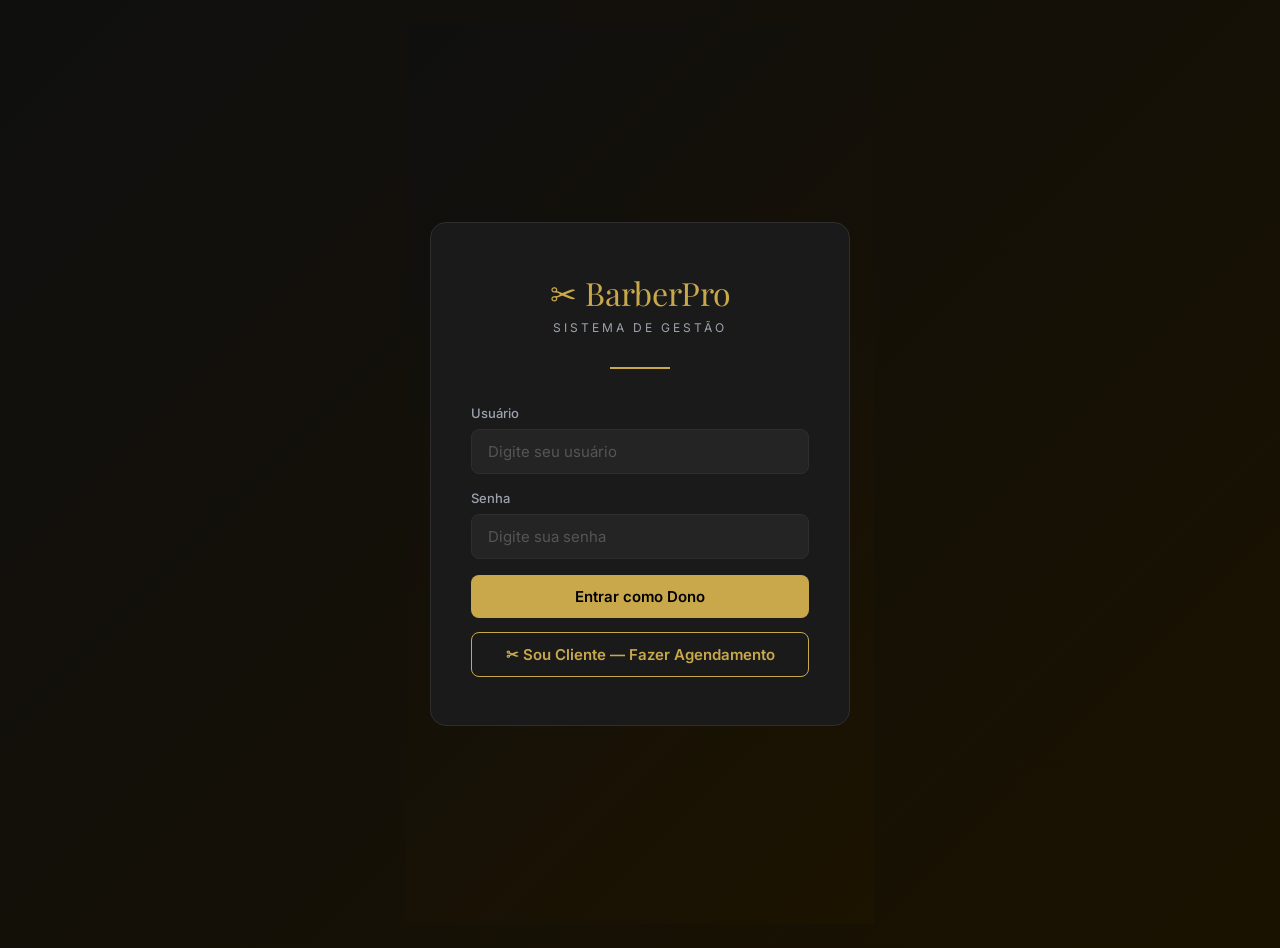
<file: barberpro.html>
<!DOCTYPE html>
<html lang="pt-BR">
<head>
<meta charset="UTF-8">
<meta name="viewport" content="width=device-width, initial-scale=1.0">
<title>BarberPro — Sistema de Gestão</title>
<link href="https://fonts.googleapis.com/css2?family=Inter:wght@400;500;600;700&family=Playfair+Display:wght@700&display=swap" rel="stylesheet">
<style>
:root {
  --bg:#0F0F0F;--card:#1A1A1A;--card2:#242424;--border:#2E2E2E;
  --gold:#C9A84C;--gold-light:#E8C96A;--gold-dark:#A88A38;
  --text:#F0F0F0;--text-sec:#9CA3AF;
  --success:#22C55E;--success-bg:rgba(34,197,94,.1);
  --error:#EF4444;--error-bg:rgba(239,68,68,.1);
  --warning:#F59E0B;
}
*{box-sizing:border-box;margin:0;padding:0}
body{font-family:'Inter',sans-serif;background:var(--bg);color:var(--text);min-height:100vh;font-size:15px}
.screen{display:none}.screen.active{display:block}

/* ── LOGIN ── */
#login-screen{min-height:100vh;display:flex;align-items:center;justify-content:center;background:linear-gradient(135deg,#0F0F0F 0%,#1A1200 100%);padding:24px}
.login-box{background:var(--card);border:1px solid var(--border);border-radius:16px;padding:48px 40px;width:100%;max-width:420px;text-align:center}
.login-logo{font-family:'Playfair Display',serif;font-size:32px;color:var(--gold);margin-bottom:6px}
.login-tagline{color:var(--text-sec);font-size:12px;letter-spacing:3px;text-transform:uppercase;margin-bottom:32px}
.login-divider{width:60px;height:2px;background:var(--gold);margin:0 auto 36px}

/* ── FORMS ── */
.form-group{margin-bottom:16px;text-align:left}
.form-label{display:block;font-size:13px;font-weight:500;color:var(--text-sec);margin-bottom:8px}
.form-input{width:100%;background:var(--card2);border:1px solid var(--border);border-radius:8px;padding:12px 16px;color:var(--text);font-family:'Inter',sans-serif;font-size:15px;transition:.2s ease;outline:none}
.form-input:focus{border-color:var(--gold)}
.form-input.is-error{border-color:var(--error)}
.form-input::placeholder{color:#555}
select.form-input{appearance:none;background-image:url("data:image/svg+xml,%3Csvg xmlns='http://www.w3.org/2000/svg' width='12' height='12' viewBox='0 0 12 12'%3E%3Cpath fill='%23C9A84C' d='M6 8L1 3h10z'/%3E%3C/svg%3E");background-repeat:no-repeat;background-position:right 14px center;padding-right:38px}
input[type="date"]{color-scheme:dark}
.err-msg{color:var(--error);font-size:12px;margin-top:5px;display:none}
.err-msg.show{display:block}

/* ── BUTTONS ── */
.btn{display:inline-flex;align-items:center;justify-content:center;gap:8px;border-radius:8px;padding:12px 24px;font-family:'Inter',sans-serif;font-size:15px;font-weight:600;cursor:pointer;border:none;transition:.2s ease;text-decoration:none}
.btn:disabled{opacity:.5;cursor:not-allowed}
.btn-gold{background:var(--gold);color:#000;width:100%}
.btn-gold:hover:not(:disabled){background:var(--gold-light)}
.btn-outline{background:transparent;color:var(--gold);border:1px solid var(--gold);width:100%}
.btn-outline:hover:not(:disabled){background:rgba(201,168,76,.1)}
.btn-sm{padding:7px 14px;font-size:13px;font-weight:500;width:auto}
.btn-danger{background:var(--error);color:#fff;width:auto}
.btn-danger:hover:not(:disabled){background:#DC2626}
.btn-green{background:var(--success);color:#fff;width:auto}
.btn-green:hover:not(:disabled){background:#16A34A}
.btn-gray{background:var(--card2);color:var(--text-sec);border:1px solid var(--border);width:auto}
.btn-gray:hover{background:var(--border)}

/* ── CLIENT SCREEN ── */
#client-screen{min-height:100vh;background:var(--bg)}
.top-bar{background:var(--card);border-bottom:1px solid var(--border);padding:18px 24px;display:flex;align-items:center;justify-content:space-between}
.top-logo{font-family:'Playfair Display',serif;font-size:22px;color:var(--gold)}

/* ── BOOKING ── */
.booking-wrap{max-width:620px;margin:40px auto;padding:0 20px}
.step-row{display:flex;align-items:center;margin-bottom:32px}
.sdot{width:32px;height:32px;border-radius:50%;background:var(--card2);border:2px solid var(--border);display:flex;align-items:center;justify-content:center;font-size:13px;font-weight:600;color:var(--text-sec);flex-shrink:0;transition:.2s}
.sdot.active{border-color:var(--gold);color:var(--gold)}
.sdot.done{background:var(--gold);border-color:var(--gold);color:#000}
.sline{flex:1;height:2px;background:var(--border);transition:.2s}
.sline.done{background:var(--gold)}
.booking-card{background:var(--card);border:1px solid var(--border);border-radius:14px;padding:32px}
.book-title{font-size:20px;font-weight:700;margin-bottom:6px}
.book-sub{color:var(--text-sec);font-size:14px;margin-bottom:24px}

.srv-grid{display:grid;grid-template-columns:repeat(auto-fill,minmax(190px,1fr));gap:12px;margin-bottom:24px}
.srv-card{background:var(--card2);border:2px solid var(--border);border-radius:10px;padding:16px;cursor:pointer;transition:.2s}
.srv-card:hover{border-color:var(--gold-dark)}
.srv-card.sel{border-color:var(--gold);background:rgba(201,168,76,.08)}
.srv-name{font-weight:600;margin-bottom:4px}
.srv-price{color:var(--gold);font-size:19px;font-weight:700}
.srv-dur{color:var(--text-sec);font-size:12px;margin-top:4px}

.brb-grid{display:grid;grid-template-columns:repeat(auto-fill,minmax(140px,1fr));gap:12px;margin-bottom:24px}
.brb-card{background:var(--card2);border:2px solid var(--border);border-radius:10px;padding:20px 16px;cursor:pointer;transition:.2s;text-align:center}
.brb-card:hover{border-color:var(--gold-dark)}
.brb-card.sel{border-color:var(--gold);background:rgba(201,168,76,.08)}
.brb-av{width:48px;height:48px;background:var(--gold);border-radius:50%;display:flex;align-items:center;justify-content:center;font-size:20px;font-weight:700;color:#000;margin:0 auto 12px}

.slots{display:grid;grid-template-columns:repeat(auto-fill,minmax(90px,1fr));gap:8px;margin-bottom:24px}
.slot{background:var(--card2);border:1px solid var(--border);border-radius:8px;padding:10px;text-align:center;cursor:pointer;transition:.2s;font-size:14px;font-weight:500}
.slot:hover:not(.occ){border-color:var(--gold-dark)}
.slot.sel{border-color:var(--gold);background:rgba(201,168,76,.1);color:var(--gold)}
.slot.occ{opacity:.35;cursor:not-allowed;text-decoration:line-through}

.conf-box{background:var(--card2);border-radius:10px;padding:20px;margin-bottom:24px}
.conf-row{display:flex;justify-content:space-between;padding:9px 0;border-bottom:1px solid var(--border)}
.conf-row:last-child{border-bottom:none}
.conf-lbl{color:var(--text-sec);font-size:14px}
.conf-val{font-weight:600;font-size:14px}

/* ── ADMIN ── */
#admin-screen{display:none;min-height:100vh;background:var(--bg);flex-direction:column}
#admin-screen.open{display:flex}
.adm-header{background:var(--card);border-bottom:1px solid var(--border);padding:16px 24px;display:flex;align-items:center;justify-content:space-between;flex-shrink:0}
.adm-logo{font-family:'Playfair Display',serif;font-size:21px;color:var(--gold)}
.adm-tabs{display:flex;gap:2px;background:var(--card);border-bottom:1px solid var(--border);padding:0 16px;overflow-x:auto;flex-shrink:0}
.tab-btn{padding:14px 18px;font-family:'Inter',sans-serif;font-size:14px;font-weight:500;background:none;border:none;color:var(--text-sec);cursor:pointer;border-bottom:2px solid transparent;white-space:nowrap;transition:.2s}
.tab-btn:hover{color:var(--text)}
.tab-btn.active{color:var(--gold);border-bottom-color:var(--gold)}
.adm-body{flex:1;padding:32px 24px;max-width:1200px;width:100%;margin:0 auto}
.tab-pane{display:none}.tab-pane.active{display:block}

/* ── STATS ── */
.stats-row{display:grid;grid-template-columns:repeat(auto-fill,minmax(200px,1fr));gap:16px;margin-bottom:28px}
.stat-card{background:var(--card);border:1px solid var(--border);border-radius:12px;padding:24px}
.stat-icon{font-size:26px;margin-bottom:12px}
.stat-val{font-size:26px;font-weight:700;color:var(--gold)}
.stat-lbl{color:var(--text-sec);font-size:13px;margin-top:4px}

/* ── TABLES ── */
.tbl-wrap{background:var(--card);border:1px solid var(--border);border-radius:12px;overflow:hidden}
.tbl-head{display:flex;align-items:center;justify-content:space-between;padding:20px 24px;border-bottom:1px solid var(--border);gap:12px;flex-wrap:wrap}
.tbl-title{font-size:18px;font-weight:600}
table{width:100%;border-collapse:collapse}
th{background:var(--card2);text-align:left;padding:11px 14px;font-size:12px;font-weight:600;color:var(--text-sec);text-transform:uppercase;letter-spacing:.5px}
td{padding:13px 14px;border-bottom:1px solid var(--border);font-size:14px}
tr:last-child td{border-bottom:none}
tr:hover td{background:rgba(255,255,255,.015)}

/* ── BADGES ── */
.badge{display:inline-block;padding:4px 10px;border-radius:999px;font-size:12px;font-weight:600}
.b-pendente{background:rgba(245,158,11,.15);color:var(--warning)}
.b-confirmado{background:rgba(34,197,94,.15);color:var(--success)}
.b-concluido{background:rgba(201,168,76,.15);color:var(--gold)}
.b-cancelado{background:rgba(239,68,68,.15);color:var(--error)}

/* ── MODAL ── */
.overlay{display:none;position:fixed;inset:0;background:rgba(0,0,0,.72);z-index:1000;align-items:center;justify-content:center;padding:16px}
.overlay.open{display:flex}
.modal{background:var(--card);border:1px solid var(--border);border-radius:16px;padding:32px;width:100%;max-width:480px;max-height:90vh;overflow-y:auto}
.modal-lg{max-width:580px}
.modal-title{font-size:20px;font-weight:700;margin-bottom:24px}
.modal-foot{display:flex;gap:12px;margin-top:24px}

/* ── MISC ── */
.sec-title{font-size:24px;font-weight:700;margin-bottom:6px}
.sec-sub{color:var(--text-sec);font-size:14px;margin-bottom:24px}
.row-flex{display:flex;align-items:center;justify-content:space-between;gap:12px;flex-wrap:wrap;margin-bottom:8px}
.filter-bar{display:flex;gap:10px;margin-bottom:20px;flex-wrap:wrap;align-items:center}
.filter-bar .form-input{max-width:220px}
.btn-row{display:flex;gap:8px}
.empty{text-align:center;padding:52px 20px;color:var(--text-sec)}
.empty span{font-size:40px;display:block;margin-bottom:12px}
.grid2{display:grid;grid-template-columns:1fr 1fr;gap:16px}

/* ── PRINT ── */
@media print{
  #login-screen,#client-screen,.adm-header,.adm-tabs,button,.btn{display:none!important}
  body{background:#fff;color:#000}
  .tbl-wrap{border:1px solid #ccc}
  th{background:#f3f4f6!important;color:#000!important}
  td{color:#000!important}
  .stat-card{border:1px solid #ccc}
  .stat-val{color:#000!important}
  .badge{border:1px solid #ccc}
  .adm-body{padding:0}
}

/* ── RESPONSIVE ── */
@media(max-width:768px){
  .stats-row{grid-template-columns:1fr 1fr}
  .adm-body{padding:16px}
  .booking-wrap{padding:0 12px}
  .srv-grid{grid-template-columns:1fr 1fr}
  .login-box{padding:32px 22px}
  .grid2{grid-template-columns:1fr}
}
@media(max-width:480px){
  .stats-row{grid-template-columns:1fr}
  .srv-grid{grid-template-columns:1fr}
  .brb-grid{grid-template-columns:1fr 1fr}
  .tab-btn{padding:12px 11px;font-size:13px}
  .slots{grid-template-columns:repeat(3,1fr)}
}
</style>
</head>
<body>

<!-- ═══════════════════════════════════════════
     LOGIN
════════════════════════════════════════════ -->
<div id="login-screen" class="screen active">
  <div style="min-height:100vh;display:flex;align-items:center;justify-content:center;background:linear-gradient(135deg,#0F0F0F 0%,#1C1300 100%);padding:24px">
    <div class="login-box">
      <div class="login-logo">✂ BarberPro</div>
      <div class="login-tagline">Sistema de Gestão</div>
      <div class="login-divider"></div>
      <div class="form-group">
        <label class="form-label">Usuário</label>
        <input class="form-input" id="lUser" type="text" placeholder="Digite seu usuário" autocomplete="username">
      </div>
      <div class="form-group">
        <label class="form-label">Senha</label>
        <input class="form-input" id="lPass" type="password" placeholder="Digite sua senha" autocomplete="current-password">
      </div>
      <div id="lErr" style="display:none" class="err-msg show" style="text-align:center;margin-bottom:12px;">Usuário ou senha incorretos.</div>
      <button class="btn btn-gold" style="margin-bottom:14px" onclick="doLogin()">Entrar como Dono</button>
      <button class="btn btn-outline" onclick="goClient()">✂ Sou Cliente — Fazer Agendamento</button>
    </div>
  </div>
</div>

<!-- ═══════════════════════════════════════════
     CLIENT BOOKING
════════════════════════════════════════════ -->
<div id="client-screen" class="screen">
  <div class="top-bar">
    <div class="top-logo">✂ BarberPro</div>
    <button class="btn btn-outline btn-sm" onclick="showLogin()">← Voltar</button>
  </div>
  <div class="booking-wrap">
    <!-- Step dots -->
    <div class="step-row">
      <div class="sdot active" id="sd1">1</div><div class="sline" id="sl1"></div>
      <div class="sdot" id="sd2">2</div><div class="sline" id="sl2"></div>
      <div class="sdot" id="sd3">3</div><div class="sline" id="sl3"></div>
      <div class="sdot" id="sd4">4</div><div class="sline" id="sl4"></div>
      <div class="sdot" id="sd5">✓</div>
    </div>
    <!-- STEP 1: Service -->
    <div class="booking-card" id="bs1">
      <div class="book-title">Escolha o Serviço</div>
      <div class="book-sub">Selecione o que você quer fazer hoje</div>
      <div class="srv-grid" id="srvListC"></div>
      <button class="btn btn-gold" id="btnS1" onclick="bStep(2)" disabled>Continuar →</button>
    </div>
    <!-- STEP 2: Barber -->
    <div class="booking-card" id="bs2" style="display:none">
      <div class="book-title">Escolha o Barbeiro</div>
      <div class="book-sub">Qual profissional você prefere?</div>
      <div class="brb-grid" id="brbListC"></div>
      <div style="display:flex;gap:12px">
        <button class="btn btn-outline" onclick="bStep(1)">← Voltar</button>
        <button class="btn btn-gold" id="btnS2" onclick="bStep(3)" disabled style="flex:1">Continuar →</button>
      </div>
    </div>
    <!-- STEP 3: Date & Time -->
    <div class="booking-card" id="bs3" style="display:none">
      <div class="book-title">Data e Horário</div>
      <div class="book-sub">Quando você quer ser atendido?</div>
      <div class="form-group">
        <label class="form-label">Data</label>
        <input class="form-input" type="date" id="bDate" onchange="loadSlots()">
      </div>
      <div class="slots" id="slotsC"></div>
      <div id="noSlots" style="display:none;color:var(--text-sec);font-size:14px;text-align:center;padding:16px 0">Sem horários disponíveis nesta data. Tente outro dia.</div>
      <div style="display:flex;gap:12px">
        <button class="btn btn-outline" onclick="bStep(2)">← Voltar</button>
        <button class="btn btn-gold" id="btnS3" onclick="bStep(4)" disabled style="flex:1">Continuar →</button>
      </div>
    </div>
    <!-- STEP 4: Contact -->
    <div class="booking-card" id="bs4" style="display:none">
      <div class="book-title">Seus Dados</div>
      <div class="book-sub">Para confirmarmos seu agendamento</div>
      <div class="form-group">
        <label class="form-label">Nome Completo *</label>
        <input class="form-input" id="bName" type="text" placeholder="Seu nome">
        <div class="err-msg" id="eBName">Informe seu nome.</div>
      </div>
      <div class="form-group">
        <label class="form-label">Telefone / WhatsApp *</label>
        <input class="form-input" id="bPhone" type="tel" placeholder="(00) 00000-0000">
        <div class="err-msg" id="eBPhone">Informe seu telefone.</div>
      </div>
      <div style="display:flex;gap:12px">
        <button class="btn btn-outline" onclick="bStep(3)">← Voltar</button>
        <button class="btn btn-gold" onclick="confirmBook()" style="flex:1">Confirmar Agendamento ✓</button>
      </div>
    </div>
    <!-- STEP 5: Done -->
    <div class="booking-card" id="bs5" style="display:none;text-align:center">
      <div style="font-size:60px;margin-bottom:16px">🎉</div>
      <div class="book-title">Agendamento Confirmado!</div>
      <div class="book-sub" style="margin-bottom:24px">Seu horário foi reservado com sucesso.</div>
      <div class="conf-box" id="bSummary"></div>
      <button class="btn btn-outline" onclick="resetBook()">Fazer outro agendamento</button>
    </div>
  </div>
</div>

<!-- ═══════════════════════════════════════════
     ADMIN PANEL
════════════════════════════════════════════ -->
<div id="admin-screen">
  <div class="adm-header">
    <div class="adm-logo">✂ BarberPro</div>
    <div style="display:flex;align-items:center;gap:16px">
      <span style="color:var(--text-sec);font-size:14px">👤 teste02</span>
      <button class="btn btn-outline btn-sm" onclick="doLogout()">Sair</button>
    </div>
  </div>
  <div class="adm-tabs">
    <button class="tab-btn active" onclick="tab('painel',this)">🏠 Painel</button>
    <button class="tab-btn" onclick="tab('agend',this)">📅 Agendamentos</button>
    <button class="tab-btn" onclick="tab('clientes',this)">👥 Clientes</button>
    <button class="tab-btn" onclick="tab('servicos',this)">✂️ Serviços</button>
    <button class="tab-btn" onclick="tab('caixa',this)">💰 Caixa</button>
    <button class="tab-btn" onclick="tab('barbeiros',this)">🧑‍🔧 Barbeiros</button>
    <button class="tab-btn" onclick="tab('relat',this)">📄 Relatórios</button>
  </div>
  <div class="adm-body">

    <!-- ── PAINEL ── -->
    <div class="tab-pane active" id="tp-painel">
      <div class="sec-title">Painel do Dia</div>
      <div class="sec-sub" id="pDate"></div>
      <div class="stats-row" id="pStats"></div>
      <div class="tbl-wrap">
        <div class="tbl-head"><div class="tbl-title">Agendamentos de Hoje</div></div>
        <table><thead><tr><th>Hora</th><th>Cliente</th><th>Serviço</th><th>Barbeiro</th><th>Status</th></tr></thead>
        <tbody id="pToday"></tbody></table>
      </div>
    </div>

    <!-- ── AGENDAMENTOS ── -->
    <div class="tab-pane" id="tp-agend">
      <div class="row-flex">
        <div><div class="sec-title">Agendamentos</div><div class="sec-sub" style="margin-bottom:0">Gerencie todos os horários</div></div>
        <button class="btn btn-gold btn-sm" onclick="openApptModal()">+ Novo Agendamento</button>
      </div>
      <div class="filter-bar" style="margin-top:20px">
        <input class="form-input" type="date" id="fDate" onchange="renderAgend()">
        <select class="form-input" id="fStatus" onchange="renderAgend()">
          <option value="">Todos os status</option>
          <option value="pendente">Pendente</option>
          <option value="confirmado">Confirmado</option>
          <option value="concluido">Concluído</option>
          <option value="cancelado">Cancelado</option>
        </select>
        <button class="btn btn-gray btn-sm" onclick="clearAgendFilter()">Limpar</button>
      </div>
      <div class="tbl-wrap">
        <table><thead><tr><th>Data</th><th>Hora</th><th>Cliente</th><th>Serviço</th><th>Barbeiro</th><th>Valor</th><th>Status</th><th>Ações</th></tr></thead>
        <tbody id="agendTbl"></tbody></table>
      </div>
    </div>

    <!-- ── CLIENTES ── -->
    <div class="tab-pane" id="tp-clientes">
      <div class="row-flex">
        <div><div class="sec-title">Clientes</div><div class="sec-sub" style="margin-bottom:0">Cadastro e histórico</div></div>
        <button class="btn btn-gold btn-sm" onclick="openCliModal()">+ Novo Cliente</button>
      </div>
      <div class="filter-bar" style="margin-top:20px">
        <input class="form-input" type="text" id="fCli" placeholder="Buscar por nome ou telefone..." oninput="renderCli()" style="max-width:320px">
      </div>
      <div class="tbl-wrap">
        <table><thead><tr><th>Nome</th><th>Telefone</th><th>Visitas</th><th>Última visita</th><th>Total gasto</th><th>Ações</th></tr></thead>
        <tbody id="cliTbl"></tbody></table>
      </div>
    </div>

    <!-- ── SERVIÇOS ── -->
    <div class="tab-pane" id="tp-servicos">
      <div class="row-flex">
        <div><div class="sec-title">Serviços</div><div class="sec-sub" style="margin-bottom:0">Serviços e preços da barbearia</div></div>
        <button class="btn btn-gold btn-sm" onclick="openSvcModal()">+ Novo Serviço</button>
      </div>
      <div class="tbl-wrap" style="margin-top:24px">
        <table><thead><tr><th>Serviço</th><th>Preço</th><th>Duração</th><th>Ações</th></tr></thead>
        <tbody id="svcTbl"></tbody></table>
      </div>
    </div>

    <!-- ── CAIXA ── -->
    <div class="tab-pane" id="tp-caixa">
      <div class="row-flex">
        <div><div class="sec-title">Controle de Caixa</div><div class="sec-sub" style="margin-bottom:0">Entradas financeiras</div></div>
        <button class="btn btn-gold btn-sm" onclick="openCashModal()">+ Lançar Entrada</button>
      </div>
      <div class="filter-bar" style="margin-top:20px">
        <input class="form-input" type="date" id="cFrom" onchange="renderCaixa()">
        <span style="color:var(--text-sec);align-self:center;font-size:13px">até</span>
        <input class="form-input" type="date" id="cTo" onchange="renderCaixa()">
        <button class="btn btn-gray btn-sm" onclick="cToday()">Hoje</button>
        <button class="btn btn-gray btn-sm" onclick="cMonth()">Este mês</button>
      </div>
      <div class="stats-row" id="cStats"></div>
      <div class="tbl-wrap">
        <table><thead><tr><th>Data</th><th>Descrição</th><th>Cliente</th><th>Barbeiro</th><th>Valor</th><th>Ação</th></tr></thead>
        <tbody id="caixaTbl"></tbody></table>
      </div>
    </div>

    <!-- ── BARBEIROS ── -->
    <div class="tab-pane" id="tp-barbeiros">
      <div class="row-flex">
        <div><div class="sec-title">Barbeiros & Comissão</div><div class="sec-sub" style="margin-bottom:0">Equipe e cálculo de comissões</div></div>
        <button class="btn btn-gold btn-sm" onclick="openBrbModal()">+ Novo Barbeiro</button>
      </div>
      <div class="filter-bar" style="margin-top:20px">
        <input class="form-input" type="date" id="commFrom" onchange="renderBrb()">
        <span style="color:var(--text-sec);align-self:center;font-size:13px">até</span>
        <input class="form-input" type="date" id="commTo" onchange="renderBrb()">
        <button class="btn btn-gray btn-sm" onclick="commMonth()">Este mês</button>
      </div>
      <div id="brbCards" style="display:grid;grid-template-columns:repeat(auto-fill,minmax(270px,1fr));gap:16px;margin-bottom:24px"></div>
      <div class="tbl-wrap">
        <div class="tbl-head"><div class="tbl-title">Resumo de Comissões (período)</div></div>
        <table><thead><tr><th>Barbeiro</th><th>Atendimentos</th><th>Faturado</th><th>% Comissão</th><th>A Receber</th></tr></thead>
        <tbody id="commTbl"></tbody></table>
      </div>
    </div>

    <!-- ── RELATÓRIOS ── -->
    <div class="tab-pane" id="tp-relat">
      <div class="row-flex">
        <div><div class="sec-title">Relatórios</div><div class="sec-sub" style="margin-bottom:0">Visão geral do negócio</div></div>
        <button class="btn btn-gold btn-sm" onclick="window.print()">🖨️ Imprimir / PDF</button>
      </div>
      <div class="filter-bar" style="margin-top:20px">
        <select class="form-input" id="rPeriod" onchange="renderRelat()" style="max-width:200px">
          <option value="today">Hoje</option>
          <option value="week">Esta semana</option>
          <option value="month" selected>Este mês</option>
          <option value="custom">Personalizado</option>
        </select>
        <input class="form-input" type="date" id="rFrom" style="display:none" onchange="renderRelat()">
        <input class="form-input" type="date" id="rTo" style="display:none" onchange="renderRelat()">
      </div>
      <div class="stats-row" id="rStats"></div>
      <div class="grid2" style="margin-bottom:20px">
        <div class="tbl-wrap">
          <div class="tbl-head"><div class="tbl-title">Por Serviço</div></div>
          <table><thead><tr><th>Serviço</th><th>Qtd</th><th>Total</th></tr></thead><tbody id="rSvc"></tbody></table>
        </div>
        <div class="tbl-wrap">
          <div class="tbl-head"><div class="tbl-title">Por Barbeiro</div></div>
          <table><thead><tr><th>Barbeiro</th><th>Qtd</th><th>Faturado</th></tr></thead><tbody id="rBrb"></tbody></table>
        </div>
      </div>
      <div class="tbl-wrap">
        <div class="tbl-head"><div class="tbl-title">Todos os Atendimentos</div></div>
        <table><thead><tr><th>Data</th><th>Hora</th><th>Cliente</th><th>Serviço</th><th>Barbeiro</th><th>Valor</th><th>Status</th></tr></thead>
        <tbody id="rAppts"></tbody></table>
      </div>
    </div>

  </div>
</div>

<!-- ═══ MODALS ═══ -->
<!-- Appointment -->
<div class="overlay" id="mAppt">
  <div class="modal">
    <div class="modal-title" id="mApptTitle">📅 Novo Agendamento</div>
    <div class="form-group"><label class="form-label">Cliente</label>
      <select class="form-input" id="aCli"><option value="">Selecione o cliente</option></select></div>
    <div class="form-group"><label class="form-label">Serviço *</label>
      <select class="form-input" id="aSvc" onchange="apptSvcPrice()"><option value="">Selecione o serviço</option></select></div>
    <div class="form-group"><label class="form-label">Barbeiro *</label>
      <select class="form-input" id="aBrb"><option value="">Selecione o barbeiro</option></select></div>
    <div style="display:grid;grid-template-columns:1fr 1fr;gap:12px">
      <div class="form-group"><label class="form-label">Data *</label><input class="form-input" type="date" id="aDate"></div>
      <div class="form-group"><label class="form-label">Horário *</label><input class="form-input" type="time" id="aTime"></div>
    </div>
    <div class="form-group"><label class="form-label">Valor (R$)</label>
      <input class="form-input" type="number" id="aPrice" step="0.01" placeholder="0.00"></div>
    <div class="form-group"><label class="form-label">Status</label>
      <select class="form-input" id="aStatus">
        <option value="pendente">Pendente</option>
        <option value="confirmado">Confirmado</option>
        <option value="concluido">Concluído</option>
        <option value="cancelado">Cancelado</option>
      </select></div>
    <div class="err-msg" id="eAppt" style="margin-bottom:0"></div>
    <div class="modal-foot">
      <button class="btn btn-outline" style="flex:1" onclick="closeM('mAppt')">Cancelar</button>
      <button class="btn btn-gold" style="flex:1" onclick="saveAppt()">Salvar</button>
    </div>
  </div>
</div>

<!-- Client -->
<div class="overlay" id="mCli">
  <div class="modal">
    <div class="modal-title" id="mCliTitle">👤 Cadastrar Cliente</div>
    <div class="form-group"><label class="form-label">Nome Completo *</label>
      <input class="form-input" id="cName" type="text" placeholder="Nome do cliente">
      <div class="err-msg" id="eCName">Informe o nome.</div></div>
    <div class="form-group"><label class="form-label">Telefone / WhatsApp *</label>
      <input class="form-input" id="cPhone" type="tel" placeholder="(00) 00000-0000">
      <div class="err-msg" id="eCPhone">Informe o telefone.</div></div>
    <div class="form-group"><label class="form-label">Email (opcional)</label>
      <input class="form-input" id="cEmail" type="email" placeholder="email@exemplo.com"></div>
    <div class="form-group"><label class="form-label">Observações</label>
      <input class="form-input" id="cObs" type="text" placeholder="Preferências, anotações..."></div>
    <div class="modal-foot">
      <button class="btn btn-outline" style="flex:1" onclick="closeM('mCli')">Cancelar</button>
      <button class="btn btn-gold" style="flex:1" onclick="saveCli()">Salvar</button>
    </div>
  </div>
</div>

<!-- Service -->
<div class="overlay" id="mSvc">
  <div class="modal">
    <div class="modal-title" id="mSvcTitle">✂️ Cadastrar Serviço</div>
    <div class="form-group"><label class="form-label">Nome do Serviço *</label>
      <input class="form-input" id="sName" type="text" placeholder="Ex: Corte de Cabelo">
      <div class="err-msg" id="eSName">Informe o nome do serviço.</div></div>
    <div style="display:grid;grid-template-columns:1fr 1fr;gap:12px">
      <div class="form-group"><label class="form-label">Preço (R$) *</label>
        <input class="form-input" id="sPrice" type="number" step="0.01" placeholder="0.00">
        <div class="err-msg" id="eSPrice">Informe o preço.</div></div>
      <div class="form-group"><label class="form-label">Duração (min)</label>
        <input class="form-input" id="sDur" type="number" placeholder="30"></div>
    </div>
    <div class="modal-foot">
      <button class="btn btn-outline" style="flex:1" onclick="closeM('mSvc')">Cancelar</button>
      <button class="btn btn-gold" style="flex:1" onclick="saveSvc()">Salvar</button>
    </div>
  </div>
</div>

<!-- Cash -->
<div class="overlay" id="mCash">
  <div class="modal">
    <div class="modal-title">💰 Lançar Entrada</div>
    <div class="form-group"><label class="form-label">Descrição *</label>
      <input class="form-input" id="cashDesc" type="text" placeholder="Ex: Corte — João Silva">
      <div class="err-msg" id="eCashDesc">Informe a descrição.</div></div>
    <div style="display:grid;grid-template-columns:1fr 1fr;gap:12px">
      <div class="form-group"><label class="form-label">Valor (R$) *</label>
        <input class="form-input" id="cashVal" type="number" step="0.01" placeholder="0.00">
        <div class="err-msg" id="eCashVal">Informe o valor.</div></div>
      <div class="form-group"><label class="form-label">Data *</label>
        <input class="form-input" id="cashDate" type="date"></div>
    </div>
    <div class="form-group"><label class="form-label">Cliente (opcional)</label>
      <input class="form-input" id="cashCli" type="text" placeholder="Nome do cliente"></div>
    <div class="form-group"><label class="form-label">Barbeiro (opcional)</label>
      <select class="form-input" id="cashBrb"><option value="">Selecione...</option></select></div>
    <div class="modal-foot">
      <button class="btn btn-outline" style="flex:1" onclick="closeM('mCash')">Cancelar</button>
      <button class="btn btn-gold" style="flex:1" onclick="saveCash()">Lançar</button>
    </div>
  </div>
</div>

<!-- Barber -->
<div class="overlay" id="mBrb">
  <div class="modal">
    <div class="modal-title" id="mBrbTitle">🧑‍🔧 Cadastrar Barbeiro</div>
    <div class="form-group"><label class="form-label">Nome Completo *</label>
      <input class="form-input" id="brbName" type="text" placeholder="Nome do barbeiro">
      <div class="err-msg" id="eBrbName">Informe o nome.</div></div>
    <div class="form-group"><label class="form-label">Telefone</label>
      <input class="form-input" id="brbPhone" type="tel" placeholder="(00) 00000-0000"></div>
    <div class="form-group"><label class="form-label">Comissão (%) *</label>
      <input class="form-input" id="brbComm" type="number" min="0" max="100" placeholder="Ex: 40">
      <div class="err-msg" id="eBrbComm">Informe a porcentagem de comissão.</div></div>
    <div class="modal-foot">
      <button class="btn btn-outline" style="flex:1" onclick="closeM('mBrb')">Cancelar</button>
      <button class="btn btn-gold" style="flex:1" onclick="saveBrb()">Salvar</button>
    </div>
  </div>
</div>

<!-- History -->
<div class="overlay" id="mHist">
  <div class="modal modal-lg">
    <div class="modal-title" id="mHistTitle">📋 Histórico do Cliente</div>
    <div id="mHistBody"></div>
    <div class="modal-foot">
      <button class="btn btn-gold" style="flex:1" onclick="closeM('mHist')">Fechar</button>
    </div>
  </div>
</div>

<!-- Confirm delete -->
<div class="overlay" id="mConfirm">
  <div class="modal" style="max-width:380px;text-align:center">
    <div style="font-size:36px;margin-bottom:16px">⚠️</div>
    <div class="modal-title" id="mConfirmMsg" style="margin-bottom:8px">Confirmar exclusão?</div>
    <div style="color:var(--text-sec);font-size:14px;margin-bottom:24px">Esta ação não pode ser desfeita.</div>
    <div style="display:flex;gap:12px">
      <button class="btn btn-outline" style="flex:1" onclick="closeM('mConfirm')">Cancelar</button>
      <button class="btn btn-danger" style="flex:1" id="mConfirmOk">Excluir</button>
    </div>
  </div>
</div>

<script>
// ═════════════════════════════
//  DATA
// ═════════════════════════════
function ld(k,d){try{const v=localStorage.getItem(k);return v?JSON.parse(v):d}catch{return d}}
function sv(k,v){try{localStorage.setItem(k,JSON.stringify(v))}catch{}}

const DEF_SVC=[
  {id:'s1',name:'Corte de Cabelo',price:35,duration:30},
  {id:'s2',name:'Barba',price:25,duration:20},
  {id:'s3',name:'Combo (Corte + Barba)',price:55,duration:50},
  {id:'s4',name:'Hidratação Capilar',price:40,duration:30},
  {id:'s5',name:'Sobrancelha',price:15,duration:15},
];
const DEF_BRB=[
  {id:'b1',name:'Carlos Silva',phone:'',commission:40},
  {id:'b2',name:'João Mendes',phone:'',commission:35},
];

let DB={
  clients:ld('bp_clients',[]),
  appts:ld('bp_appts',[]),
  services:ld('bp_services',DEF_SVC),
  barbers:ld('bp_barbers',DEF_BRB),
  cash:ld('bp_cash',[]),
};
function saveDB(){sv('bp_clients',DB.clients);sv('bp_appts',DB.appts);sv('bp_services',DB.services);sv('bp_barbers',DB.barbers);sv('bp_cash',DB.cash)}

function uid(){return Date.now().toString(36)+Math.random().toString(36).slice(2)}
function today(){return new Date().toISOString().split('T')[0]}
function fmtDate(d){if(!d)return'';const p=d.split('-');return p[2]+'/'+p[1]+'/'+p[0]}
function fmtR(n){return'R$ '+(n||0).toFixed(2).replace('.',',')}

// ═════════════════════════════
//  AUTH
// ═════════════════════════════
document.getElementById('lUser').addEventListener('keydown',e=>{if(e.key==='Enter')document.getElementById('lPass').focus()});
document.getElementById('lPass').addEventListener('keydown',e=>{if(e.key==='Enter')doLogin()});

function doLogin(){
  const u=document.getElementById('lUser').value.trim();
  const p=document.getElementById('lPass').value;
  const e=document.getElementById('lErr');
  if(u==='teste02'&&p==='12345678'){
    e.style.display='none';
    document.getElementById('login-screen').classList.remove('active');
    document.getElementById('admin-screen').style.display='flex';
    document.getElementById('admin-screen').classList.add('open');
    tab('painel',document.querySelector('.tab-btn'));
  } else {
    e.style.display='block';
    document.getElementById('lUser').classList.add('is-error');
    document.getElementById('lPass').classList.add('is-error');
  }
}
function doLogout(){
  document.getElementById('admin-screen').style.display='none';
  document.getElementById('admin-screen').classList.remove('open');
  document.getElementById('login-screen').classList.add('active');
  document.getElementById('lUser').value='';document.getElementById('lPass').value='';
  document.getElementById('lUser').classList.remove('is-error');document.getElementById('lPass').classList.remove('is-error');
  document.getElementById('lErr').style.display='none';
}
function goClient(){
  document.getElementById('login-screen').classList.remove('active');
  document.getElementById('client-screen').classList.add('active');
  resetBook();
}
function showLogin(){
  document.getElementById('client-screen').classList.remove('active');
  document.getElementById('login-screen').classList.add('active');
}

// ═════════════════════════════
//  TABS
// ═════════════════════════════
const TABS=['painel','agend','clientes','servicos','caixa','barbeiros','relat'];
function tab(id,btn){
  document.querySelectorAll('.tab-btn').forEach(b=>b.classList.remove('active'));
  if(btn)btn.classList.add('active');
  document.querySelectorAll('.tab-pane').forEach(p=>p.classList.remove('active'));
  document.getElementById('tp-'+id).classList.add('active');
  const fns={painel:renderPainel,agend:renderAgend,clientes:renderCli,servicos:renderSvc,caixa:renderCaixa,barbeiros:renderBrb,relat:renderRelat};
  if(fns[id])fns[id]();
}

// ═════════════════════════════
//  PAINEL
// ═════════════════════════════
function renderPainel(){
  const t=today();
  document.getElementById('pDate').textContent=new Date().toLocaleDateString('pt-BR',{weekday:'long',year:'numeric',month:'long',day:'numeric'});
  const ta=DB.appts.filter(a=>a.date===t);
  const done=ta.filter(a=>a.status==='concluido');
  const pend=ta.filter(a=>a.status==='pendente'||a.status==='confirmado').length;
  const rev=done.reduce((s,a)=>s+(+a.price||0),0);
  document.getElementById('pStats').innerHTML=`
    <div class="stat-card"><div class="stat-icon">📅</div><div class="stat-val">${ta.length}</div><div class="stat-lbl">Agendamentos hoje</div></div>
    <div class="stat-card"><div class="stat-icon">✅</div><div class="stat-val">${done.length}</div><div class="stat-lbl">Concluídos hoje</div></div>
    <div class="stat-card"><div class="stat-icon">⏳</div><div class="stat-val">${pend}</div><div class="stat-lbl">Aguardando atendimento</div></div>
    <div class="stat-card"><div class="stat-icon">💰</div><div class="stat-val">${fmtR(rev)}</div><div class="stat-lbl">Faturamento do dia</div></div>`;
  const tb=document.getElementById('pToday');
  if(!ta.length){tb.innerHTML=`<tr><td colspan="5" style="text-align:center;padding:40px;color:var(--text-sec)">Nenhum agendamento para hoje.</td></tr>`;return}
  tb.innerHTML=ta.sort((a,b)=>a.time.localeCompare(b.time)).map(a=>{
    const s=DB.services.find(x=>x.id===a.serviceId);
    const b=DB.barbers.find(x=>x.id===a.barberId);
    return`<tr><td><strong>${a.time}</strong></td><td>${a.clientName||'—'}</td><td>${s?s.name:'—'}</td><td>${b?b.name:'—'}</td><td><span class="badge b-${a.status}">${a.status}</span></td></tr>`;
  }).join('');
}

// ═════════════════════════════
//  AGENDAMENTOS
// ═════════════════════════════
let editApptId=null;
function renderAgend(){
  const fd=document.getElementById('fDate').value;
  const fs=document.getElementById('fStatus').value;
  let list=[...DB.appts];
  if(fd)list=list.filter(a=>a.date===fd);
  if(fs)list=list.filter(a=>a.status===fs);
  list.sort((a,b)=>(a.date+a.time).localeCompare(b.date+b.time));
  const tb=document.getElementById('agendTbl');
  if(!list.length){tb.innerHTML=`<tr><td colspan="8" style="text-align:center;padding:40px;color:var(--text-sec)">Nenhum agendamento encontrado.</td></tr>`;return}
  tb.innerHTML=list.map(a=>{
    const s=DB.services.find(x=>x.id===a.serviceId);
    const b=DB.barbers.find(x=>x.id===a.barberId);
    const act=a.status!=='concluido'&&a.status!=='cancelado'?
      `<button class="btn btn-green btn-sm" onclick="setApptStatus('${a.id}','concluido')" title="Concluir">✓</button>
       <button class="btn btn-danger btn-sm" onclick="setApptStatus('${a.id}','cancelado')" title="Cancelar">✗</button>`:'';
    return`<tr>
      <td>${fmtDate(a.date)}</td><td>${a.time}</td><td>${a.clientName||'—'}</td>
      <td>${s?s.name:'—'}</td><td>${b?b.name:'—'}</td>
      <td style="color:var(--gold);font-weight:600">${fmtR(+a.price||0)}</td>
      <td><span class="badge b-${a.status}">${a.status}</span></td>
      <td><div class="btn-row">${act}
        <button class="btn btn-gray btn-sm" onclick="editAppt('${a.id}')">✏️</button>
        <button class="btn btn-danger btn-sm" onclick="confirmDel('${a.id}','appt')">🗑</button>
      </div></td></tr>`;
  }).join('');
}
function clearAgendFilter(){document.getElementById('fDate').value='';document.getElementById('fStatus').value='';renderAgend()}
function setApptStatus(id,status){
  const a=DB.appts.find(x=>x.id===id);if(!a)return;
  a.status=status;
  if(status==='concluido'){
    const s=DB.services.find(x=>x.id===a.serviceId);
    const b=DB.barbers.find(x=>x.id===a.barberId);
    DB.cash.push({id:uid(),date:a.date,desc:s?s.name:'Serviço',clientName:a.clientName||'',barberId:a.barberId,barberName:b?b.name:'',value:+a.price||0,apptId:a.id});
  }
  saveDB();renderAgend();renderPainel();
}
function openApptModal(){
  editApptId=null;
  document.getElementById('mApptTitle').textContent='📅 Novo Agendamento';
  popSelect('aCli','clients','id','name','Selecione o cliente',true);
  popSelect('aSvc','services','id','name','Selecione o serviço',true,true);
  popSelect('aBrb','barbers','id','name','Selecione o barbeiro',true);
  document.getElementById('aDate').value=today();
  document.getElementById('aTime').value='09:00';
  document.getElementById('aPrice').value='';
  document.getElementById('aStatus').value='pendente';
  document.getElementById('eAppt').textContent='';document.getElementById('eAppt').classList.remove('show');
  openM('mAppt');
}
function editAppt(id){
  editApptId=id;const a=DB.appts.find(x=>x.id===id);if(!a)return;
  document.getElementById('mApptTitle').textContent='✏️ Editar Agendamento';
  popSelect('aCli','clients','id','name','Selecione o cliente',true);
  popSelect('aSvc','services','id','name','Selecione o serviço',true,true);
  popSelect('aBrb','barbers','id','name','Selecione o barbeiro',true);
  document.getElementById('aCli').value=a.clientId||'';
  document.getElementById('aSvc').value=a.serviceId||'';
  document.getElementById('aBrb').value=a.barberId||'';
  document.getElementById('aDate').value=a.date;
  document.getElementById('aTime').value=a.time;
  document.getElementById('aPrice').value=a.price;
  document.getElementById('aStatus').value=a.status;
  document.getElementById('eAppt').textContent='';document.getElementById('eAppt').classList.remove('show');
  openM('mAppt');
}
function apptSvcPrice(){
  const sel=document.getElementById('aSvc');
  const s=DB.services.find(x=>x.id===sel.value);
  if(s)document.getElementById('aPrice').value=s.price;
}
function saveAppt(){
  const svcId=document.getElementById('aSvc').value;
  const brbId=document.getElementById('aBrb').value;
  const date=document.getElementById('aDate').value;
  const time=document.getElementById('aTime').value;
  const price=document.getElementById('aPrice').value;
  const status=document.getElementById('aStatus').value;
  const cliId=document.getElementById('aCli').value;
  const eEl=document.getElementById('eAppt');
  if(!svcId||!brbId||!date||!time){eEl.textContent='Preencha serviço, barbeiro, data e horário.';eEl.classList.add('show');return}
  eEl.classList.remove('show');
  const cli=DB.clients.find(x=>x.id===cliId);
  const svc=DB.services.find(x=>x.id===svcId);
  if(editApptId){
    const a=DB.appts.find(x=>x.id===editApptId);
    if(a){Object.assign(a,{clientId:cliId,clientName:cli?cli.name:'',serviceId:svcId,barberId:brbId,date,time,price:+price||(svc?svc.price:0),status})}
  } else {
    DB.appts.push({id:uid(),clientId:cliId,clientName:cli?cli.name:'',serviceId:svcId,barberId:brbId,date,time,price:+price||(svc?svc.price:0),status,createdAt:new Date().toISOString()});
  }
  saveDB();closeM('mAppt');renderAgend();renderPainel();
}

// ═════════════════════════════
//  CLIENTES
// ═════════════════════════════
let editCliId=null;
function renderCli(){
  const f=(document.getElementById('fCli').value||'').toLowerCase();
  let list=DB.clients.filter(c=>!f||c.name.toLowerCase().includes(f)||(c.phone||'').includes(f));
  const tb=document.getElementById('cliTbl');
  if(!list.length){tb.innerHTML=`<tr><td colspan="6" style="text-align:center;padding:40px;color:var(--text-sec)">Nenhum cliente cadastrado.</td></tr>`;return}
  tb.innerHTML=list.map(c=>{
    const done=DB.appts.filter(a=>a.clientId===c.id&&a.status==='concluido');
    const total=done.reduce((s,a)=>s+(+a.price||0),0);
    const last=done.sort((a,b)=>b.date.localeCompare(a.date))[0];
    return`<tr>
      <td><strong>${c.name}</strong>${c.obs?`<br><span style="color:var(--text-sec);font-size:12px">${c.obs}</span>`:''}</td>
      <td>${c.phone||'—'}</td><td>${done.length}</td><td>${last?fmtDate(last.date):'—'}</td>
      <td style="color:var(--gold);font-weight:600">${fmtR(total)}</td>
      <td><div class="btn-row">
        <button class="btn btn-gray btn-sm" onclick="showHist('${c.id}')">📋 Histórico</button>
        <button class="btn btn-gray btn-sm" onclick="editCli('${c.id}')">✏️</button>
        <button class="btn btn-danger btn-sm" onclick="confirmDel('${c.id}','cli')">🗑</button>
      </div></td></tr>`;
  }).join('');
}
function openCliModal(){
  editCliId=null;
  document.getElementById('mCliTitle').textContent='👤 Cadastrar Cliente';
  ['cName','cPhone','cEmail','cObs'].forEach(id=>document.getElementById(id).value='');
  ['eCName','eCPhone'].forEach(id=>document.getElementById(id).classList.remove('show'));
  openM('mCli');
}
function editCli(id){
  editCliId=id;const c=DB.clients.find(x=>x.id===id);if(!c)return;
  document.getElementById('mCliTitle').textContent='✏️ Editar Cliente';
  document.getElementById('cName').value=c.name;document.getElementById('cPhone').value=c.phone||'';
  document.getElementById('cEmail').value=c.email||'';document.getElementById('cObs').value=c.obs||'';
  ['eCName','eCPhone'].forEach(id=>document.getElementById(id).classList.remove('show'));
  openM('mCli');
}
function saveCli(){
  const name=document.getElementById('cName').value.trim();
  const phone=document.getElementById('cPhone').value.trim();
  const email=document.getElementById('cEmail').value.trim();
  const obs=document.getElementById('cObs').value.trim();
  let ok=true;
  if(!name){document.getElementById('eCName').classList.add('show');ok=false}else document.getElementById('eCName').classList.remove('show');
  if(!phone){document.getElementById('eCPhone').classList.add('show');ok=false}else document.getElementById('eCPhone').classList.remove('show');
  if(!ok)return;
  if(editCliId){const c=DB.clients.find(x=>x.id===editCliId);if(c)Object.assign(c,{name,phone,email,obs})}
  else DB.clients.push({id:uid(),name,phone,email,obs,createdAt:new Date().toISOString()});
  saveDB();closeM('mCli');renderCli();
}
function showHist(id){
  const c=DB.clients.find(x=>x.id===id);if(!c)return;
  document.getElementById('mHistTitle').textContent='📋 Histórico — '+c.name;
  const appts=DB.appts.filter(a=>a.clientId===id).sort((a,b)=>b.date.localeCompare(a.date));
  const tot=appts.filter(a=>a.status==='concluido').reduce((s,a)=>s+(+a.price||0),0);
  const rows=appts.map(a=>{
    const s=DB.services.find(x=>x.id===a.serviceId);
    const b=DB.barbers.find(x=>x.id===a.barberId);
    return`<tr style="font-size:14px">
      <td style="padding:9px 12px;border-bottom:1px solid var(--border)">${fmtDate(a.date)} ${a.time}</td>
      <td style="padding:9px 12px;border-bottom:1px solid var(--border)">${s?s.name:'—'}</td>
      <td style="padding:9px 12px;border-bottom:1px solid var(--border)">${b?b.name:'—'}</td>
      <td style="padding:9px 12px;border-bottom:1px solid var(--border);color:var(--gold);font-weight:600">${fmtR(+a.price||0)}</td>
      <td style="padding:9px 12px;border-bottom:1px solid var(--border)"><span class="badge b-${a.status}">${a.status}</span></td></tr>`;
  }).join('');
  document.getElementById('mHistBody').innerHTML=`
    <div style="display:flex;gap:24px;flex-wrap:wrap;margin-bottom:20px">
      <div><span style="color:var(--text-sec);font-size:12px">TELEFONE</span><br><strong>${c.phone||'—'}</strong></div>
      <div><span style="color:var(--text-sec);font-size:12px">VISITAS</span><br><strong>${appts.filter(a=>a.status==='concluido').length}</strong></div>
      <div><span style="color:var(--text-sec);font-size:12px">TOTAL GASTO</span><br><strong style="color:var(--gold)">${fmtR(tot)}</strong></div>
      ${c.obs?`<div><span style="color:var(--text-sec);font-size:12px">OBSERVAÇÕES</span><br><strong>${c.obs}</strong></div>`:''}
    </div>
    ${appts.length?`<div style="overflow-x:auto"><table style="width:100%;border-collapse:collapse">
      <thead><tr>
        <th style="background:var(--card2);text-align:left;padding:9px 12px;font-size:11px;color:var(--text-sec);text-transform:uppercase">Data</th>
        <th style="background:var(--card2);text-align:left;padding:9px 12px;font-size:11px;color:var(--text-sec);text-transform:uppercase">Serviço</th>
        <th style="background:var(--card2);text-align:left;padding:9px 12px;font-size:11px;color:var(--text-sec);text-transform:uppercase">Barbeiro</th>
        <th style="background:var(--card2);text-align:left;padding:9px 12px;font-size:11px;color:var(--text-sec);text-transform:uppercase">Valor</th>
        <th style="background:var(--card2);text-align:left;padding:9px 12px;font-size:11px;color:var(--text-sec);text-transform:uppercase">Status</th>
      </tr></thead><tbody>${rows}</tbody></table></div>`:'<p style="text-align:center;color:var(--text-sec);padding:24px">Sem atendimentos registrados.</p>'}`;
  openM('mHist');
}

// ═════════════════════════════
//  SERVIÇOS
// ═════════════════════════════
let editSvcId=null;
function renderSvc(){
  const tb=document.getElementById('svcTbl');
  if(!DB.services.length){tb.innerHTML=`<tr><td colspan="4" style="text-align:center;padding:40px;color:var(--text-sec)">Nenhum serviço cadastrado.</td></tr>`;return}
  tb.innerHTML=DB.services.map(s=>`<tr>
    <td><strong>${s.name}</strong></td>
    <td style="color:var(--gold);font-weight:600">${fmtR(s.price)}</td>
    <td>${s.duration?s.duration+' min':'—'}</td>
    <td><div class="btn-row">
      <button class="btn btn-gray btn-sm" onclick="editSvc('${s.id}')">✏️</button>
      <button class="btn btn-danger btn-sm" onclick="confirmDel('${s.id}','svc')">🗑</button>
    </div></td></tr>`).join('');
}
function openSvcModal(){
  editSvcId=null;
  document.getElementById('mSvcTitle').textContent='✂️ Cadastrar Serviço';
  ['sName','sPrice','sDur'].forEach(id=>document.getElementById(id).value='');
  ['eSName','eSPrice'].forEach(id=>document.getElementById(id).classList.remove('show'));
  openM('mSvc');
}
function editSvc(id){
  editSvcId=id;const s=DB.services.find(x=>x.id===id);if(!s)return;
  document.getElementById('mSvcTitle').textContent='✏️ Editar Serviço';
  document.getElementById('sName').value=s.name;document.getElementById('sPrice').value=s.price;document.getElementById('sDur').value=s.duration||'';
  ['eSName','eSPrice'].forEach(id=>document.getElementById(id).classList.remove('show'));
  openM('mSvc');
}
function saveSvc(){
  const name=document.getElementById('sName').value.trim();
  const price=parseFloat(document.getElementById('sPrice').value);
  const dur=parseInt(document.getElementById('sDur').value)||0;
  let ok=true;
  if(!name){document.getElementById('eSName').classList.add('show');ok=false}else document.getElementById('eSName').classList.remove('show');
  if(!price||price<=0){document.getElementById('eSPrice').classList.add('show');ok=false}else document.getElementById('eSPrice').classList.remove('show');
  if(!ok)return;
  if(editSvcId){const s=DB.services.find(x=>x.id===editSvcId);if(s)Object.assign(s,{name,price,duration:dur})}
  else DB.services.push({id:uid(),name,price,duration:dur});
  saveDB();closeM('mSvc');renderSvc();
}

// ═════════════════════════════
//  CAIXA
// ═════════════════════════════
function renderCaixa(){
  const fr=document.getElementById('cFrom').value;
  const to=document.getElementById('cTo').value;
  let list=[...DB.cash];
  if(fr)list=list.filter(c=>c.date>=fr);
  if(to)list=list.filter(c=>c.date<=to);
  list.sort((a,b)=>b.date.localeCompare(a.date));
  const tot=list.reduce((s,c)=>s+(+c.value||0),0);
  const todayList=list.filter(c=>c.date===today());
  const todTot=todayList.reduce((s,c)=>s+(+c.value||0),0);
  document.getElementById('cStats').innerHTML=`
    <div class="stat-card"><div class="stat-icon">💰</div><div class="stat-val">${fmtR(tot)}</div><div class="stat-lbl">Total no período</div></div>
    <div class="stat-card"><div class="stat-icon">📅</div><div class="stat-val">${fmtR(todTot)}</div><div class="stat-lbl">Hoje</div></div>
    <div class="stat-card"><div class="stat-icon">🧾</div><div class="stat-val">${list.length}</div><div class="stat-lbl">Lançamentos</div></div>
    <div class="stat-card"><div class="stat-icon">📊</div><div class="stat-val">${list.length?fmtR(tot/list.length):'R$ 0,00'}</div><div class="stat-lbl">Ticket médio</div></div>`;
  const tb=document.getElementById('caixaTbl');
  if(!list.length){tb.innerHTML=`<tr><td colspan="6" style="text-align:center;padding:40px;color:var(--text-sec)">Nenhum lançamento no período.</td></tr>`;return}
  tb.innerHTML=list.map(c=>`<tr>
    <td>${fmtDate(c.date)}</td><td>${c.desc}</td><td>${c.clientName||'—'}</td><td>${c.barberName||'—'}</td>
    <td style="color:var(--success);font-weight:600">${fmtR(+c.value||0)}</td>
    <td><button class="btn btn-danger btn-sm" onclick="confirmDel('${c.id}','cash')">🗑</button></td></tr>`).join('');
}
function cToday(){document.getElementById('cFrom').value=today();document.getElementById('cTo').value=today();renderCaixa()}
function cMonth(){const d=new Date(),y=d.getFullYear(),m=String(d.getMonth()+1).padStart(2,'0');document.getElementById('cFrom').value=`${y}-${m}-01`;document.getElementById('cTo').value=today();renderCaixa()}
function openCashModal(){
  document.getElementById('cashDesc').value='';document.getElementById('cashVal').value='';
  document.getElementById('cashDate').value=today();document.getElementById('cashCli').value='';
  const bs=document.getElementById('cashBrb');
  bs.innerHTML='<option value="">Selecione...</option>'+DB.barbers.map(b=>`<option value="${b.id}">${b.name}</option>`).join('');
  ['eCashDesc','eCashVal'].forEach(id=>document.getElementById(id).classList.remove('show'));
  openM('mCash');
}
function saveCash(){
  const desc=document.getElementById('cashDesc').value.trim();
  const val=parseFloat(document.getElementById('cashVal').value);
  const date=document.getElementById('cashDate').value||today();
  const cli=document.getElementById('cashCli').value.trim();
  const brbId=document.getElementById('cashBrb').value;
  const brb=DB.barbers.find(x=>x.id===brbId);
  let ok=true;
  if(!desc){document.getElementById('eCashDesc').classList.add('show');ok=false}else document.getElementById('eCashDesc').classList.remove('show');
  if(!val||val<=0){document.getElementById('eCashVal').classList.add('show');ok=false}else document.getElementById('eCashVal').classList.remove('show');
  if(!ok)return;
  DB.cash.push({id:uid(),desc,value:val,date,clientName:cli,barberId:brbId,barberName:brb?brb.name:''});
  saveDB();closeM('mCash');renderCaixa();
}

// ═════════════════════════════
//  BARBEIROS
// ═════════════════════════════
let editBrbId=null;
function renderBrb(){
  const fr=document.getElementById('commFrom').value;
  const to=document.getElementById('commTo').value;
  document.getElementById('brbCards').innerHTML=DB.barbers.map(b=>`
    <div class="stat-card" style="display:flex;align-items:center;gap:16px">
      <div class="brb-av" style="flex-shrink:0">${b.name[0]}</div>
      <div style="flex:1"><div style="font-weight:600;margin-bottom:4px">${b.name}</div>
        <div style="color:var(--text-sec);font-size:13px">${b.phone||'Sem telefone'}</div>
        <div style="color:var(--gold);font-size:14px;font-weight:600;margin-top:4px">${b.commission}% de comissão</div></div>
      <div style="display:flex;flex-direction:column;gap:6px">
        <button class="btn btn-gray btn-sm" onclick="editBrb('${b.id}')">✏️</button>
        <button class="btn btn-danger btn-sm" onclick="confirmDel('${b.id}','brb')">🗑</button>
      </div></div>`).join('')||'<p style="color:var(--text-sec)">Nenhum barbeiro cadastrado.</p>';
  let appts=DB.appts.filter(a=>a.status==='concluido');
  if(fr)appts=appts.filter(a=>a.date>=fr);
  if(to)appts=appts.filter(a=>a.date<=to);
  const tb=document.getElementById('commTbl');
  if(!DB.barbers.length){tb.innerHTML=`<tr><td colspan="5" style="text-align:center;padding:30px;color:var(--text-sec)">Nenhum barbeiro cadastrado.</td></tr>`;return}
  tb.innerHTML=DB.barbers.map(b=>{
    const ba=appts.filter(a=>a.barberId===b.id);
    const tot=ba.reduce((s,a)=>s+(+a.price||0),0);
    const comm=tot*(b.commission/100);
    return`<tr><td><strong>${b.name}</strong></td><td>${ba.length}</td><td>${fmtR(tot)}</td><td>${b.commission}%</td><td style="color:var(--gold);font-weight:600">${fmtR(comm)}</td></tr>`;
  }).join('');
}
function commMonth(){const d=new Date(),y=d.getFullYear(),m=String(d.getMonth()+1).padStart(2,'0');document.getElementById('commFrom').value=`${y}-${m}-01`;document.getElementById('commTo').value=today();renderBrb()}
function openBrbModal(){
  editBrbId=null;document.getElementById('mBrbTitle').textContent='🧑‍🔧 Cadastrar Barbeiro';
  ['brbName','brbPhone','brbComm'].forEach(id=>document.getElementById(id).value='');
  ['eBrbName','eBrbComm'].forEach(id=>document.getElementById(id).classList.remove('show'));
  openM('mBrb');
}
function editBrb(id){
  editBrbId=id;const b=DB.barbers.find(x=>x.id===id);if(!b)return;
  document.getElementById('mBrbTitle').textContent='✏️ Editar Barbeiro';
  document.getElementById('brbName').value=b.name;document.getElementById('brbPhone').value=b.phone||'';document.getElementById('brbComm').value=b.commission;
  openM('mBrb');
}
function saveBrb(){
  const name=document.getElementById('brbName').value.trim();
  const phone=document.getElementById('brbPhone').value.trim();
  const comm=parseFloat(document.getElementById('brbComm').value);
  let ok=true;
  if(!name){document.getElementById('eBrbName').classList.add('show');ok=false}else document.getElementById('eBrbName').classList.remove('show');
  if(isNaN(comm)){document.getElementById('eBrbComm').classList.add('show');ok=false}else document.getElementById('eBrbComm').classList.remove('show');
  if(!ok)return;
  if(editBrbId){const b=DB.barbers.find(x=>x.id===editBrbId);if(b)Object.assign(b,{name,phone,commission:comm})}
  else DB.barbers.push({id:uid(),name,phone,commission:comm});
  saveDB();closeM('mBrb');renderBrb();
}

// ═════════════════════════════
//  RELATÓRIOS
// ═════════════════════════════
function renderRelat(){
  const p=document.getElementById('rPeriod').value;
  const frEl=document.getElementById('rFrom'),toEl=document.getElementById('rTo');
  frEl.style.display=p==='custom'?'block':'none';toEl.style.display=p==='custom'?'block':'none';
  const d=new Date();let fr,to;
  if(p==='today'){fr=to=today()}
  else if(p==='week'){const diff=d.getDate()-d.getDay()+(d.getDay()===0?-6:1);fr=new Date(d.setDate(diff)).toISOString().split('T')[0];to=today()}
  else if(p==='month'){fr=`${d.getFullYear()}-${String(d.getMonth()+1).padStart(2,'0')}-01`;to=today()}
  else{fr=frEl.value;to=toEl.value}
  let appts=[...DB.appts];
  if(fr)appts=appts.filter(a=>a.date>=fr);
  if(to)appts=appts.filter(a=>a.date<=to);
  const done=appts.filter(a=>a.status==='concluido');
  const rev=done.reduce((s,a)=>s+(+a.price||0),0);
  document.getElementById('rStats').innerHTML=`
    <div class="stat-card"><div class="stat-icon">📅</div><div class="stat-val">${appts.length}</div><div class="stat-lbl">Total de agendamentos</div></div>
    <div class="stat-card"><div class="stat-icon">✅</div><div class="stat-val">${done.length}</div><div class="stat-lbl">Concluídos</div></div>
    <div class="stat-card"><div class="stat-icon">💰</div><div class="stat-val">${fmtR(rev)}</div><div class="stat-lbl">Faturamento total</div></div>
    <div class="stat-card"><div class="stat-icon">📊</div><div class="stat-val">${done.length?fmtR(rev/done.length):'R$ 0,00'}</div><div class="stat-lbl">Ticket médio</div></div>`;
  const svcMap={};
  done.forEach(a=>{const s=DB.services.find(x=>x.id===a.serviceId);const k=s?s.name:'Outros';if(!svcMap[k])svcMap[k]={q:0,t:0};svcMap[k].q++;svcMap[k].t+=+a.price||0});
  const eRow='<tr><td colspan="3" style="text-align:center;padding:20px;color:var(--text-sec)">Nenhum dado.</td></tr>';
  document.getElementById('rSvc').innerHTML=Object.entries(svcMap).sort((a,b)=>b[1].t-a[1].t).map(([k,v])=>`<tr><td>${k}</td><td>${v.q}</td><td style="color:var(--gold);font-weight:600">${fmtR(v.t)}</td></tr>`).join('')||eRow;
  const brbMap={};
  done.forEach(a=>{const b=DB.barbers.find(x=>x.id===a.barberId);const k=b?b.name:'N/A';if(!brbMap[k])brbMap[k]={q:0,t:0};brbMap[k].q++;brbMap[k].t+=+a.price||0});
  document.getElementById('rBrb').innerHTML=Object.entries(brbMap).sort((a,b)=>b[1].t-a[1].t).map(([k,v])=>`<tr><td>${k}</td><td>${v.q}</td><td style="color:var(--gold);font-weight:600">${fmtR(v.t)}</td></tr>`).join('')||eRow;
  document.getElementById('rAppts').innerHTML=appts.sort((a,b)=>b.date.localeCompare(a.date)).map(a=>{
    const s=DB.services.find(x=>x.id===a.serviceId);const b=DB.barbers.find(x=>x.id===a.barberId);
    return`<tr><td>${fmtDate(a.date)}</td><td>${a.time}</td><td>${a.clientName||'—'}</td><td>${s?s.name:'—'}</td><td>${b?b.name:'—'}</td><td>${fmtR(+a.price||0)}</td><td><span class="badge b-${a.status}">${a.status}</span></td></tr>`;
  }).join('')||`<tr><td colspan="7" style="text-align:center;padding:24px;color:var(--text-sec)">Nenhum agendamento no período.</td></tr>`;
}

// ═════════════════════════════
//  BOOKING (CLIENT)
// ═════════════════════════════
let BK={svcId:null,brbId:null,date:null,time:null};
const TIMES=['08:00','08:30','09:00','09:30','10:00','10:30','11:00','11:30','12:00','12:30','13:00','13:30','14:00','14:30','15:00','15:30','16:00','16:30','17:00','17:30','18:00','18:30','19:00'];

function resetBook(){BK={svcId:null,brbId:null,date:null,time:null};bStep(1)}
function bStep(s){
  for(let i=1;i<=5;i++){
    const el=document.getElementById('bs'+i);if(el)el.style.display=i===s?'block':'none';
    const dot=document.getElementById('sd'+i);if(dot){dot.classList.remove('active','done');if(i<s)dot.classList.add('done');else if(i===s)dot.classList.add('active')}
    if(i<5){const ln=document.getElementById('sl'+i);if(ln)ln.classList.toggle('done',i<s)}
  }
  if(s===1)renderSrvC();
  if(s===2)renderBrbC();
  if(s===3){const de=document.getElementById('bDate');de.min=today();de.value=today();loadSlots()}
}
function renderSrvC(){
  document.getElementById('srvListC').innerHTML=DB.services.map(s=>`
    <div class="srv-card ${BK.svcId===s.id?'sel':''}" onclick="selSvc('${s.id}')">
      <div class="srv-name">${s.name}</div>
      <div class="srv-price">${fmtR(s.price)}</div>
      <div class="srv-dur">${s.duration?'⏱ '+s.duration+' min':''}</div>
    </div>`).join('')||'<p style="color:var(--text-sec)">Nenhum serviço cadastrado ainda.</p>';
  document.getElementById('btnS1').disabled=!BK.svcId;
}
function selSvc(id){BK.svcId=id;renderSrvC()}
function renderBrbC(){
  document.getElementById('brbListC').innerHTML=DB.barbers.map(b=>`
    <div class="brb-card ${BK.brbId===b.id?'sel':''}" onclick="selBrb('${b.id}')">
      <div class="brb-av">${b.name[0]}</div>
      <div style="font-weight:600;font-size:14px">${b.name}</div>
    </div>`).join('')||'<p style="color:var(--text-sec)">Nenhum barbeiro disponível.</p>';
  document.getElementById('btnS2').disabled=!BK.brbId;
}
function selBrb(id){BK.brbId=id;renderBrbC()}
function loadSlots(){
  BK.date=document.getElementById('bDate').value;BK.time=null;
  document.getElementById('btnS3').disabled=true;
  const occ=DB.appts.filter(a=>a.date===BK.date&&a.barberId===BK.brbId&&a.status!=='cancelado').map(a=>a.time);
  const avail=TIMES.filter(t=>!occ.includes(t));
  const cont=document.getElementById('slotsC');
  const ns=document.getElementById('noSlots');
  if(!avail.length){cont.innerHTML='';ns.style.display='block';return}
  ns.style.display='none';
  cont.innerHTML=TIMES.map(t=>{
    const isOcc=occ.includes(t);const isSel=BK.time===t;
    return`<div class="slot${isOcc?' occ':''}${isSel&&!isOcc?' sel':''}" ${!isOcc?`onclick="selTime('${t}')"`:''}>${t}</div>`;
  }).join('');
}
function selTime(t){BK.time=t;document.getElementById('btnS3').disabled=false;loadSlots()}
function confirmBook(){
  const name=document.getElementById('bName').value.trim();
  const phone=document.getElementById('bPhone').value.trim();
  let ok=true;
  if(!name){document.getElementById('eBName').classList.add('show');ok=false}else document.getElementById('eBName').classList.remove('show');
  if(!phone){document.getElementById('eBPhone').classList.add('show');ok=false}else document.getElementById('eBPhone').classList.remove('show');
  if(!ok)return;
  let cli=DB.clients.find(c=>c.phone===phone);
  if(!cli){cli={id:uid(),name,phone,createdAt:new Date().toISOString()};DB.clients.push(cli)}
  const svc=DB.services.find(x=>x.id===BK.svcId);
  const brb=DB.barbers.find(x=>x.id===BK.brbId);
  const appt={id:uid(),clientId:cli.id,clientName:name,serviceId:BK.svcId,barberId:BK.brbId,date:BK.date,time:BK.time,price:svc?svc.price:0,status:'pendente',createdAt:new Date().toISOString()};
  DB.appts.push(appt);saveDB();
  document.getElementById('bSummary').innerHTML=`
    <div class="conf-row"><span class="conf-lbl">Serviço</span><span class="conf-val">${svc?svc.name:'—'}</span></div>
    <div class="conf-row"><span class="conf-lbl">Barbeiro</span><span class="conf-val">${brb?brb.name:'—'}</span></div>
    <div class="conf-row"><span class="conf-lbl">Data</span><span class="conf-val">${fmtDate(BK.date)}</span></div>
    <div class="conf-row"><span class="conf-lbl">Horário</span><span class="conf-val">${BK.time}</span></div>
    <div class="conf-row"><span class="conf-lbl">Valor</span><span class="conf-val" style="color:var(--gold)">${fmtR(svc?svc.price:0)}</span></div>
    <div class="conf-row"><span class="conf-lbl">Situação</span><span class="conf-val"><span class="badge b-pendente">Aguardando confirmação</span></span></div>`;
  bStep(5);
}

// ═════════════════════════════
//  CONFIRM DELETE
// ═════════════════════════════
function confirmDel(id,type){
  const msgs={appt:'Excluir este agendamento?',cli:'Excluir este cliente?',svc:'Excluir este serviço?',cash:'Excluir este lançamento?',brb:'Excluir este barbeiro?'};
  document.getElementById('mConfirmMsg').textContent=msgs[type]||'Confirmar exclusão?';
  document.getElementById('mConfirmOk').onclick=()=>{
    if(type==='appt')DB.appts=DB.appts.filter(x=>x.id!==id);
    else if(type==='cli')DB.clients=DB.clients.filter(x=>x.id!==id);
    else if(type==='svc')DB.services=DB.services.filter(x=>x.id!==id);
    else if(type==='cash')DB.cash=DB.cash.filter(x=>x.id!==id);
    else if(type==='brb')DB.barbers=DB.barbers.filter(x=>x.id!==id);
    saveDB();closeM('mConfirm');
    if(type==='appt')renderAgend();
    else if(type==='cli')renderCli();
    else if(type==='svc')renderSvc();
    else if(type==='cash')renderCaixa();
    else if(type==='brb')renderBrb();
  };
  openM('mConfirm');
}

// ═════════════════════════════
//  MODAL UTILS
// ═════════════════════════════
function openM(id){document.getElementById(id).classList.add('open')}
function closeM(id){document.getElementById(id).classList.remove('open')}
document.querySelectorAll('.overlay').forEach(o=>o.addEventListener('click',e=>{if(e.target===o)o.classList.remove('open')}));

function popSelect(selId,dbKey,valField,labelField,placeholder,addEmpty,addPrice){
  const el=document.getElementById(selId);
  el.innerHTML=(addEmpty?`<option value="">${placeholder}</option>`:'')+
    DB[dbKey].map(x=>`<option value="${x[valField]}"${addPrice?` data-price="${x.price}"`:''}>
      ${x[labelField]}${addPrice?' — '+fmtR(x.price):''}</option>`).join('');
}

// ═════════════════════════════
//  INIT
// ═════════════════════════════
cToday();commMonth();
</script>
</body>
</html>
</file>
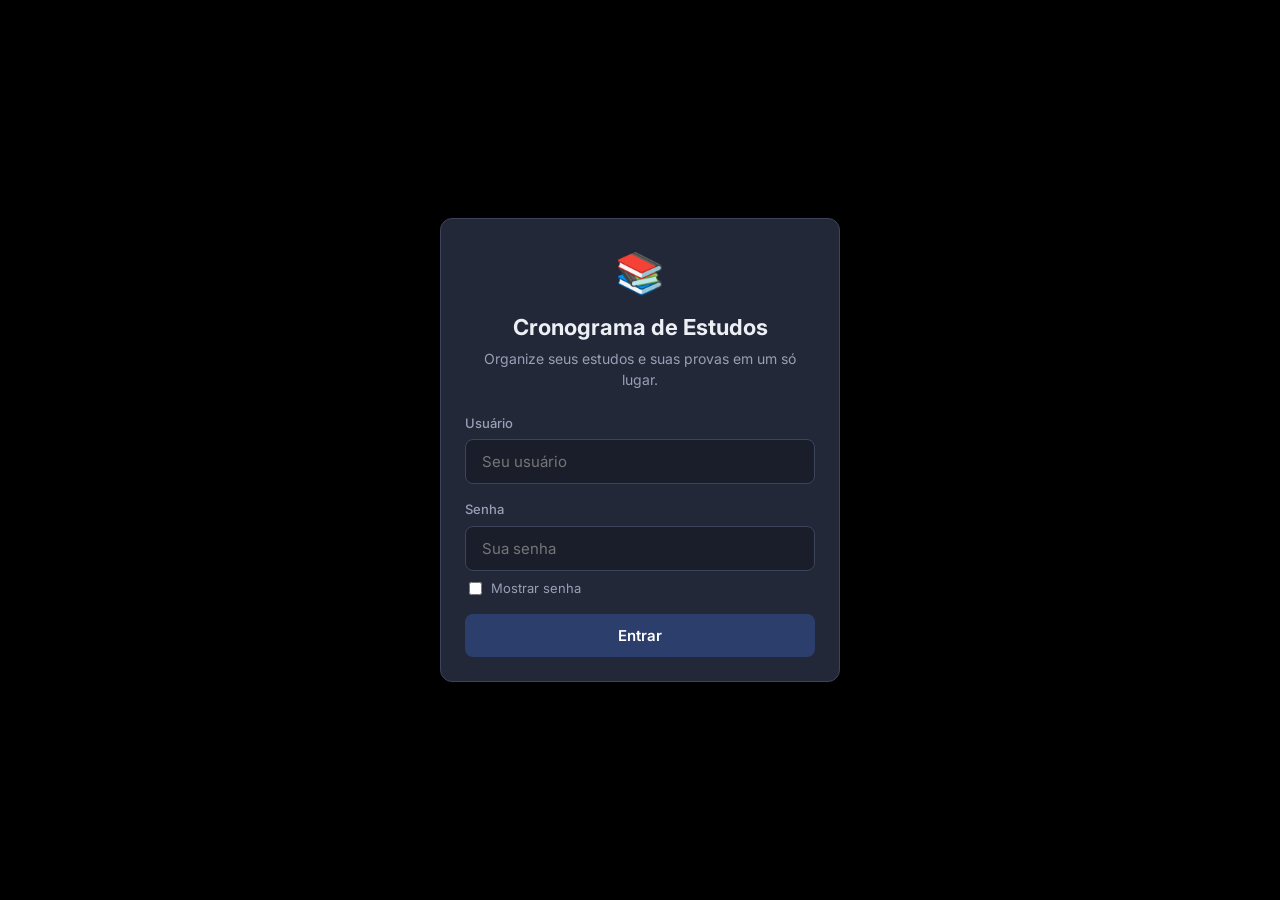
<file: Cronograma JK .html>
<!DOCTYPE html>
<html lang="pt-BR">
<head>
<meta charset="UTF-8">
<meta name="viewport" content="width=device-width, initial-scale=1.0">
<title>Cronograma de Estudos</title>
<link rel="preconnect" href="https://fonts.googleapis.com">
<link rel="preconnect" href="https://fonts.gstatic.com" crossorigin>
<link href="https://fonts.googleapis.com/css2?family=Inter:wght@400;500;600;700&display=swap" rel="stylesheet">
<style>
  :root {
    --cor-fundo: #000000;
    --cor-card: #232838;
    --cor-card-clara: #2f3650;
    --cor-input-fundo: #1a1e2b;
    --cor-texto: #eceff4;
    --cor-texto-secundario: #97a0b5;
    --cor-primaria: #2c3e6b;
    --cor-primaria-hover: #233155;
    --cor-sucesso: #4caf7d;
    --cor-sucesso-fundo: #15261d;
    --cor-erro: #e0685f;
    --cor-erro-fundo: #2c1817;
    --cor-alerta: #e3b341;
    --cor-alerta-fundo: #2e2410;
    --cor-borda: #3c445c;
  }

  * { box-sizing: border-box; }
  html, body { margin: 0; padding: 0; }
  body {
    background: var(--cor-fundo);
    color: var(--cor-texto);
    font-family: 'Inter', sans-serif;
    font-size: 15px;
    line-height: 1.5;
    min-height: 100vh;
  }

  .container { max-width: 1200px; margin: 0 auto; padding: 32px 20px; }

  .titulo { font-size: 24px; font-weight: 700; margin: 0; }
  .subtitulo { font-size: 18px; font-weight: 600; margin: 0 0 16px; }
  .label { font-size: 13px; font-weight: 500; color: var(--cor-texto-secundario); display: block; margin-bottom: 6px; }
  .texto-secundario { color: var(--cor-texto-secundario); font-size: 14px; margin: 0; }

  /* Card */
  .card {
    background: var(--cor-card);
    border: 1px solid var(--cor-borda);
    border-radius: 12px;
    box-shadow: 0 1px 3px rgba(0,0,0,.4);
    padding: 24px;
  }

  /* Botões */
  .btn {
    border-radius: 8px;
    padding: 12px 24px;
    border: none;
    font-family: inherit;
    font-size: 15px;
    font-weight: 600;
    cursor: pointer;
    transition: .2s ease;
  }
  .btn:disabled { opacity: .5; cursor: not-allowed; }
  .btn-primario { background: var(--cor-primaria); color: #fff; }
  .btn-primario:hover:not(:disabled) { background: var(--cor-primaria-hover); }
  .btn-secundario { background: transparent; color: var(--cor-texto); border: 1px solid var(--cor-borda); }
  .btn-secundario:hover:not(:disabled) { background: var(--cor-card-clara); }
  .btn-perigo { background: transparent; color: var(--cor-erro); border: 1px solid var(--cor-erro); }
  .btn-perigo:hover:not(:disabled) { background: var(--cor-erro-fundo); }
  .btn-pequeno { padding: 8px 14px; font-size: 13px; }
  .btn-link { background: none; border: none; color: var(--cor-texto-secundario); text-decoration: underline; cursor: pointer; font-size: 13px; font-family: inherit; padding: 0; }
  .btn-link:hover { color: var(--cor-texto); }

  /* Campos */
  .grupo-campo { margin-bottom: 16px; }
  .input, textarea.input {
    width: 100%;
    border: 1px solid var(--cor-borda);
    border-radius: 8px;
    padding: 12px 16px;
    background: var(--cor-input-fundo);
    color: var(--cor-texto);
    font-family: inherit;
    font-size: 15px;
    transition: .2s ease;
  }
  .input:focus { outline: none; border-color: var(--cor-primaria); }
  .grupo-campo.erro .input { border-color: var(--cor-erro); }
  .erro-campo { color: var(--cor-erro); font-size: 13px; margin: 6px 0 0; display: none; }
  .grupo-campo.erro .erro-campo { display: block; }
  textarea.input { resize: vertical; min-height: 70px; }

  .chk-mostrar { display: flex; align-items: center; gap: 6px; font-size: 13px; color: var(--cor-texto-secundario); margin: -8px 0 16px; cursor: pointer; }

  /* Badges */
  .badge { font-size: 13px; font-weight: 500; padding: 4px 12px; border-radius: 999px; display: inline-block; white-space: nowrap; }
  .badge-sucesso { background: var(--cor-sucesso-fundo); color: var(--cor-sucesso); }
  .badge-pendente { background: var(--cor-card-clara); color: var(--cor-texto-secundario); }
  .badge-erro { background: var(--cor-erro-fundo); color: var(--cor-erro); }
  .badge-alerta { background: var(--cor-alerta-fundo); color: var(--cor-alerta); }

  /* Login */
  #tela-login { min-height: 100vh; display: flex; align-items: center; justify-content: center; padding: 20px; }
  .login-caixa { max-width: 400px; width: 100%; }
  .login-logo { font-size: 40px; text-align: center; margin-bottom: 8px; }
  .login-titulo { font-size: 22px; font-weight: 700; text-align: center; margin: 0 0 4px; }
  .login-subtitulo { text-align: center; color: var(--cor-texto-secundario); font-size: 14px; margin: 0 0 24px; }

  /* App */
  #tela-app { display: none; }
  .cabecalho { display: flex; justify-content: space-between; align-items: flex-start; flex-wrap: wrap; gap: 16px; margin-bottom: 32px; }
  .cabecalho-data { color: var(--cor-texto-secundario); font-size: 14px; margin: 4px 0 0; text-transform: capitalize; }

  .abas { display: flex; gap: 8px; border-bottom: 1px solid var(--cor-borda); margin-bottom: 32px; overflow-x: auto; }
  .aba-btn { background: none; border: none; color: var(--cor-texto-secundario); padding: 12px 20px; font-size: 15px; font-weight: 600; cursor: pointer; border-bottom: 2px solid transparent; transition: .2s ease; font-family: inherit; white-space: nowrap; display: flex; align-items: center; gap: 6px; }
  .aba-btn.ativa { color: var(--cor-texto); border-bottom-color: var(--cor-primaria); }
  .aba-conteudo { display: none; }
  .aba-conteudo.ativa { display: block; }

  .form-linha { display: flex; gap: 16px; flex-wrap: wrap; align-items: flex-start; }
  .form-linha .grupo-campo { flex: 1; min-width: 180px; }
  .form-acoes { display: flex; gap: 12px; margin-top: 8px; flex-wrap: wrap; }

  .secao-margem { margin-top: 32px; }

  .barra-filtros { display: flex; gap: 8px; flex-wrap: wrap; }
  .filtro-btn { background: transparent; border: 1px solid var(--cor-borda); color: var(--cor-texto-secundario); padding: 8px 16px; border-radius: 999px; font-size: 13px; font-weight: 500; cursor: pointer; transition: .2s ease; font-family: inherit; }
  .filtro-btn.ativo { background: var(--cor-primaria); color: #fff; border-color: var(--cor-primaria); }

  .lista-acoes-topo { display: flex; justify-content: space-between; align-items: center; flex-wrap: wrap; gap: 12px; margin-bottom: 16px; }

  .item-lista { display: flex; justify-content: space-between; align-items: center; gap: 16px; padding: 16px 0; border-bottom: 1px solid var(--cor-borda); flex-wrap: wrap; }
  .item-lista:last-child { border-bottom: none; }
  .item-titulo { font-weight: 600; font-size: 15px; margin: 0 0 4px; }
  .item-data { color: var(--cor-texto-secundario); font-size: 13px; margin: 0; }
  .item-anotacao { color: var(--cor-texto-secundario); font-size: 13px; margin: 6px 0 0; font-style: italic; }
  .item-acoes { display: flex; align-items: center; gap: 8px; flex-wrap: wrap; }

  .vazio { text-align: center; padding: 40px 20px; color: var(--cor-texto-secundario); }
  .vazio-emoji { font-size: 32px; margin-bottom: 8px; }

  .banner-alerta { background: var(--cor-alerta-fundo); border: 1px solid var(--cor-alerta); color: var(--cor-alerta); border-radius: 8px; padding: 16px; margin-bottom: 24px; font-size: 14px; }
  .banner-alerta strong { display: block; margin-bottom: 4px; }

  .toast { position: fixed; bottom: 24px; right: 24px; left: 24px; margin: 0 auto; max-width: 320px; background: var(--cor-card); border: 1px solid var(--cor-borda); color: var(--cor-texto); padding: 14px 20px; border-radius: 8px; box-shadow: 0 4px 12px rgba(0,0,0,.5); font-size: 14px; z-index: 999; animation: entrarToast .2s ease; }
  @keyframes entrarToast { from { opacity: 0; transform: translateY(10px); } to { opacity: 1; transform: translateY(0); } }

  @media (max-width: 768px) {
    .item-lista { flex-direction: column; align-items: flex-start; }
    .item-acoes { width: 100%; }
    .cabecalho { flex-direction: column; }
    .container { padding: 20px 16px; }
  }

  @media print {
    body { background: #fff !important; color: #000 !important; }
    .abas, .form-card, .item-acoes, .barra-filtros, .btn, .cabecalho-acoes, .chk-mostrar, .banner-alerta { display: none !important; }
    .card { background: #fff !important; color: #000 !important; box-shadow: none !important; border: 1px solid #ccc !important; }
    .item-lista { border-bottom: 1px solid #ccc !important; }
    .badge { background: #eee !important; color: #000 !important; border: 1px solid #999; }
    .item-data, .texto-secundario, .item-anotacao { color: #333 !important; }
  }
</style>
</head>
<body>

<div id="tela-login">
  <div class="login-caixa">
    <div class="card">
      <div class="login-logo">📚</div>
      <p class="login-titulo">Cronograma de Estudos</p>
      <p class="login-subtitulo">Organize seus estudos e suas provas em um só lugar.</p>

      <form id="form-entrar-senha">
        <div class="grupo-campo" id="grupo-usuarioEntrar">
          <label class="label" for="usuarioEntrar">Usuário</label>
          <input type="text" id="usuarioEntrar" class="input" placeholder="Seu usuário" autocomplete="username">
          <p class="erro-campo"></p>
        </div>
        <div class="grupo-campo" id="grupo-senhaEntrar">
          <label class="label" for="senhaEntrar">Senha</label>
          <input type="password" id="senhaEntrar" class="input" placeholder="Sua senha" autocomplete="current-password">
          <p class="erro-campo"></p>
        </div>
        <label class="chk-mostrar"><input type="checkbox" data-toggle="senhaEntrar"> Mostrar senha</label>
        <button type="submit" class="btn btn-primario" style="width:100%;">Entrar</button>
      </form>
    </div>
  </div>
</div>

<div id="tela-app">
  <div class="container">
    <div class="cabecalho">
      <div>
        <p class="titulo">Olá! 👋</p>
        <p class="cabecalho-data" id="dataAtual"></p>
      </div>
      <div class="cabecalho-acoes">
        <button class="btn btn-secundario btn-pequeno" id="btnSair">Sair</button>
      </div>
    </div>

    <div class="abas">
      <button class="aba-btn ativa" data-aba="estudos">📖 Estudos</button>
      <button class="aba-btn" data-aba="provas">📝 Provas <span id="indicadorAlertaProva" style="display:none; color:var(--cor-alerta); font-size:11px;">●</span></button>
    </div>

    <div class="aba-conteudo ativa" id="aba-estudos">
      <div class="card form-card">
        <p class="subtitulo" id="tituloFormEstudo">Adicionar sessão de estudo</p>
        <form id="form-estudo">
          <input type="hidden" id="estudoEditId">
          <div class="form-linha">
            <div class="grupo-campo" id="grupo-tituloMateria">
              <label class="label" for="tituloMateria">Matéria / assunto</label>
              <input type="text" id="tituloMateria" class="input" placeholder="Ex: Matemática - funções">
              <p class="erro-campo"></p>
            </div>
            <div class="grupo-campo" id="grupo-dataHoraInicio">
              <label class="label" for="dataHoraInicio">Data e hora de início</label>
              <input type="datetime-local" id="dataHoraInicio" class="input">
              <p class="erro-campo"></p>
            </div>
          </div>
          <div class="grupo-campo" id="grupo-anotacoesEstudo">
            <label class="label" for="anotacoesEstudo">Anotações (opcional)</label>
            <textarea id="anotacoesEstudo" class="input" placeholder="Ex: revisar resumo, fazer exercícios do capítulo 4..."></textarea>
          </div>
          <div class="form-acoes">
            <button type="submit" class="btn btn-primario" id="btnSalvarEstudo">Adicionar sessão</button>
            <button type="button" class="btn btn-secundario" id="btnCancelarEdicaoEstudo" style="display:none;">Cancelar edição</button>
          </div>
        </form>
      </div>

      <div class="secao-margem">
        <div class="lista-acoes-topo">
          <div class="barra-filtros" id="filtrosEstudo">
            <button class="filtro-btn ativo" data-filtro="todos">Todos</button>
            <button class="filtro-btn" data-filtro="pendentes">Pendentes</button>
            <button class="filtro-btn" data-filtro="concluidos">Concluídos</button>
          </div>
          <button class="btn btn-secundario btn-pequeno" id="btnImprimirEstudos">🖨️ Imprimir</button>
        </div>
        <div class="card" id="listaEstudos"></div>
      </div>
    </div>

    <div class="aba-conteudo" id="aba-provas">
      <div id="bannerAlertasProvas"></div>

      <div class="card form-card">
        <p class="subtitulo" id="tituloFormProva">Adicionar prova</p>
        <form id="form-prova">
          <input type="hidden" id="provaEditId">
          <div class="form-linha">
            <div class="grupo-campo" id="grupo-nomeProva">
              <label class="label" for="nomeProva">Nome da prova</label>
              <input type="text" id="nomeProva" class="input" placeholder="Ex: Prova de Biologia - 2ª unidade">
              <p class="erro-campo"></p>
            </div>
            <div class="grupo-campo" id="grupo-dataHoraProva">
              <label class="label" for="dataHoraProva">Data e hora da prova</label>
              <input type="datetime-local" id="dataHoraProva" class="input">
              <p class="erro-campo"></p>
            </div>
          </div>
          <div class="grupo-campo" id="grupo-anotacoesProva">
            <label class="label" for="anotacoesProva">Anotações (opcional)</label>
            <textarea id="anotacoesProva" class="input" placeholder="Ex: levar calculadora, revisar capítulos 3 a 5..."></textarea>
          </div>
          <div class="form-acoes">
            <button type="submit" class="btn btn-primario" id="btnSalvarProva">Adicionar prova</button>
            <button type="button" class="btn btn-secundario" id="btnCancelarEdicaoProva" style="display:none;">Cancelar edição</button>
            <button type="button" class="btn btn-secundario" id="btnAtivarAvisos">🔔 Ativar avisos do navegador</button>
          </div>
        </form>
      </div>

      <div class="secao-margem">
        <div class="lista-acoes-topo">
          <p class="texto-secundario">Provas cadastradas, da mais próxima pra mais distante.</p>
          <button class="btn btn-secundario btn-pequeno" id="btnImprimirProvas">🖨️ Imprimir</button>
        </div>
        <div class="card" id="listaProvas"></div>
      </div>
    </div>
  </div>
</div>

<script>
(function() {
  'use strict';

  const $ = (id) => document.getElementById(id);

  const LOGIN_USUARIO = 'JacksonSantana';
  const LOGIN_SENHA = '29041988';
  const LS_ESTUDOS = 'cronograma_estudos';
  const LS_PROVAS = 'cronograma_provas';
  const SS_LOGADO = 'cronograma_logado';

  function uid() {
    if (window.crypto && crypto.randomUUID) return crypto.randomUUID();
    return 'id-' + Date.now() + '-' + Math.floor(Math.random() * 100000);
  }

  function escapeHTML(str) {
    return String(str)
      .replaceAll('&', '&amp;')
      .replaceAll('<', '&lt;')
      .replaceAll('>', '&gt;')
      .replaceAll('"', '&quot;')
      .replaceAll("'", '&#39;');
  }

  function formatarDataHora(dataStr) {
    const d = new Date(dataStr);
    if (isNaN(d.getTime())) return '';
    return d.toLocaleString('pt-BR', { day: '2-digit', month: '2-digit', year: 'numeric', hour: '2-digit', minute: '2-digit' });
  }

  function mostrarErro(idCampo, mensagem) {
    const grupo = $(idCampo).closest('.grupo-campo');
    grupo.classList.add('erro');
    grupo.querySelector('.erro-campo').textContent = mensagem;
  }

  function limparErro(idCampo) {
    $(idCampo).closest('.grupo-campo').classList.remove('erro');
  }

  function mostrarToast(texto) {
    const toast = document.createElement('div');
    toast.className = 'toast';
    toast.textContent = texto;
    document.body.appendChild(toast);
    setTimeout(() => toast.remove(), 4000);
  }

  function lerLista(chave) {
    try {
      const dados = localStorage.getItem(chave);
      return dados ? JSON.parse(dados) : [];
    } catch (e) {
      console.error('Erro ao ler dados salvos:', e);
      return [];
    }
  }

  function salvarLista(chave, lista) {
    try {
      localStorage.setItem(chave, JSON.stringify(lista));
      return true;
    } catch (e) {
      console.error('Erro ao salvar dados:', e);
      mostrarToast('Não foi possível salvar. Verifique o espaço disponível no navegador.');
      return false;
    }
  }

  const getEstudos = () => lerLista(LS_ESTUDOS);
  const salvarEstudos = (lista) => salvarLista(LS_ESTUDOS, lista);
  const getProvas = () => lerLista(LS_PROVAS);
  const salvarProvas = (lista) => salvarLista(LS_PROVAS, lista);

  // ===== LOGIN =====
  $('form-entrar-senha').addEventListener('submit', function(e) {
    e.preventDefault();
    limparErro('usuarioEntrar'); limparErro('senhaEntrar');
    const usuario = $('usuarioEntrar').value.trim();
    const senha = $('senhaEntrar').value;
    let valido = true;
    if (usuario !== LOGIN_USUARIO) { mostrarErro('usuarioEntrar', 'Usuário incorreto.'); valido = false; }
    if (senha !== LOGIN_SENHA) { mostrarErro('senhaEntrar', 'Senha incorreta.'); valido = false; }
    if (!valido) return;
    sessionStorage.setItem(SS_LOGADO, 'true');
    entrarNoApp();
  });

  $('btnSair').addEventListener('click', function() {
    sessionStorage.removeItem(SS_LOGADO);
    location.reload();
  });

  function entrarNoApp() {
    $('tela-login').style.display = 'none';
    $('tela-app').style.display = 'block';
    atualizarCabecalho();
    renderEstudos();
    renderProvas();
    verificarAlertasProvas();
    setInterval(verificarAlertasProvas, 60000);
  }

  function atualizarCabecalho() {
    const hoje = new Date();
    $('dataAtual').textContent = hoje.toLocaleDateString('pt-BR', { weekday: 'long', day: 'numeric', month: 'long', year: 'numeric' });
  }

  document.querySelectorAll('.chk-mostrar input[type=checkbox]').forEach((chk) => {
    chk.addEventListener('change', function() {
      this.getAttribute('data-toggle').split(',').forEach((id) => {
        const el = $(id.trim());
        if (el) el.type = this.checked ? 'text' : 'password';
      });
    });
  });

  // ===== NAVEGAÇÃO ENTRE ABAS =====
  document.querySelectorAll('.aba-btn').forEach((btn) => {
    btn.addEventListener('click', function() {
      document.querySelectorAll('.aba-btn').forEach((b) => b.classList.remove('ativa'));
      document.querySelectorAll('.aba-conteudo').forEach((c) => c.classList.remove('ativa'));
      this.classList.add('ativa');
      $('aba-' + this.dataset.aba).classList.add('ativa');
    });
  });

  // ===== ESTUDOS =====
  let filtroEstudoAtual = 'todos';

  document.querySelectorAll('#filtrosEstudo .filtro-btn').forEach((btn) => {
    btn.addEventListener('click', function() {
      document.querySelectorAll('#filtrosEstudo .filtro-btn').forEach((b) => b.classList.remove('ativo'));
      this.classList.add('ativo');
      filtroEstudoAtual = this.dataset.filtro;
      renderEstudos();
    });
  });

  $('form-estudo').addEventListener('submit', function(e) {
    e.preventDefault();
    limparErro('tituloMateria'); limparErro('dataHoraInicio');
    const titulo = $('tituloMateria').value.trim();
    const dataHora = $('dataHoraInicio').value;
    const anotacoes = $('anotacoesEstudo').value.trim();
    let valido = true;
    if (!titulo) { mostrarErro('tituloMateria', 'Escreva o nome da matéria ou assunto.'); valido = false; }
    if (!dataHora) { mostrarErro('dataHoraInicio', 'Escolha a data e a hora do estudo.'); valido = false; }
    if (!valido) return;

    const editId = $('estudoEditId').value;
    let lista = getEstudos();
    if (editId) {
      lista = lista.map((item) => item.id === editId ? { ...item, titulo_materia: titulo, data_hora_inicio: dataHora, anotacoes: anotacoes } : item);
    } else {
      lista.push({ id: uid(), titulo_materia: titulo, data_hora_inicio: dataHora, anotacoes: anotacoes, status: false });
    }
    salvarEstudos(lista);
    const eraEdicao = !!editId;
    cancelarEdicaoEstudo();
    renderEstudos();
    mostrarToast(eraEdicao ? 'Sessão de estudo atualizada!' : 'Sessão de estudo adicionada!');
  });

  $('btnCancelarEdicaoEstudo').addEventListener('click', cancelarEdicaoEstudo);

  function cancelarEdicaoEstudo() {
    $('form-estudo').reset();
    $('estudoEditId').value = '';
    $('tituloFormEstudo').textContent = 'Adicionar sessão de estudo';
    $('btnSalvarEstudo').textContent = 'Adicionar sessão';
    $('btnCancelarEdicaoEstudo').style.display = 'none';
    limparErro('tituloMateria'); limparErro('dataHoraInicio');
  }

  function editarEstudo(id) {
    const item = getEstudos().find((e) => e.id === id);
    if (!item) return;
    $('estudoEditId').value = item.id;
    $('tituloMateria').value = item.titulo_materia;
    $('dataHoraInicio').value = item.data_hora_inicio;
    $('anotacoesEstudo').value = item.anotacoes || '';
    $('tituloFormEstudo').textContent = 'Editar sessão de estudo';
    $('btnSalvarEstudo').textContent = 'Salvar alteração';
    $('btnCancelarEdicaoEstudo').style.display = 'inline-block';
    $('form-estudo').scrollIntoView({ behavior: 'smooth', block: 'start' });
  }

  function excluirEstudo(id) {
    const item = getEstudos().find((e) => e.id === id);
    if (!item) return;
    const ok = confirm('Excluir a sessão "' + item.titulo_materia + '"? Essa ação não pode ser desfeita.');
    if (!ok) return;
    salvarEstudos(getEstudos().filter((e) => e.id !== id));
    renderEstudos();
  }

  function toggleStatusEstudo(id) {
    const lista = getEstudos().map((item) => item.id === id ? { ...item, status: !item.status } : item);
    salvarEstudos(lista);
    renderEstudos();
  }

  function renderEstudos() {
    let lista = getEstudos().slice().sort((a, b) => new Date(a.data_hora_inicio) - new Date(b.data_hora_inicio));
    const agora = new Date();

    if (filtroEstudoAtual === 'pendentes') lista = lista.filter((i) => !i.status);
    if (filtroEstudoAtual === 'concluidos') lista = lista.filter((i) => i.status);

    const container = $('listaEstudos');
    if (lista.length === 0) {
      container.innerHTML = '<div class="vazio"><div class="vazio-emoji">📖</div><p>Nenhuma sessão de estudo aqui ainda.<br>Adicione a primeira ali em cima!</p></div>';
      return;
    }

    container.innerHTML = lista.map((item) => {
      let badge;
      if (item.status) {
        badge = '<span class="badge badge-sucesso">Concluído</span>';
      } else if (new Date(item.data_hora_inicio) < agora) {
        badge = '<span class="badge badge-erro">Atrasado</span>';
      } else {
        badge = '<span class="badge badge-pendente">Pendente</span>';
      }
      const anotacaoEstudo = item.anotacoes ? '<p class="item-anotacao">📌 ' + escapeHTML(item.anotacoes) + '</p>' : '';
      return '<div class="item-lista">' +
          '<div>' +
            '<p class="item-titulo">' + escapeHTML(item.titulo_materia) + '</p>' +
            '<p class="item-data">' + formatarDataHora(item.data_hora_inicio) + '</p>' +
            anotacaoEstudo +
          '</div>' +
          '<div class="item-acoes">' +
            badge +
            '<button class="btn btn-secundario btn-pequeno" data-acao="toggle" data-id="' + item.id + '">' + (item.status ? 'Marcar pendente' : 'Marcar concluído') + '</button>' +
            '<button class="btn btn-secundario btn-pequeno" data-acao="editar" data-id="' + item.id + '">Editar</button>' +
            '<button class="btn btn-perigo btn-pequeno" data-acao="excluir" data-id="' + item.id + '">Excluir</button>' +
          '</div>' +
        '</div>';
    }).join('');
  }

  $('listaEstudos').addEventListener('click', function(e) {
    const btn = e.target.closest('button[data-acao]');
    if (!btn) return;
    const id = btn.dataset.id;
    if (btn.dataset.acao === 'toggle') toggleStatusEstudo(id);
    if (btn.dataset.acao === 'editar') editarEstudo(id);
    if (btn.dataset.acao === 'excluir') excluirEstudo(id);
  });

  $('btnImprimirEstudos').addEventListener('click', () => window.print());

  // ===== PROVAS =====
  $('form-prova').addEventListener('submit', function(e) {
    e.preventDefault();
    limparErro('nomeProva'); limparErro('dataHoraProva');
    const nome = $('nomeProva').value.trim();
    const dataHora = $('dataHoraProva').value;
    const anotacoes = $('anotacoesProva').value.trim();
    let valido = true;
    if (!nome) { mostrarErro('nomeProva', 'Escreva o nome da prova.'); valido = false; }
    if (!dataHora) { mostrarErro('dataHoraProva', 'Escolha a data e a hora da prova.'); valido = false; }
    if (!valido) return;

    const editId = $('provaEditId').value;
    let lista = getProvas();
    if (editId) {
      lista = lista.map((item) => item.id === editId
        ? { ...item, nome_prova: nome, data_hora_prova: dataHora, anotacoes: anotacoes, notificacao_enviada: false }
        : item);
    } else {
      lista.push({ id: uid(), nome_prova: nome, data_hora_prova: dataHora, anotacoes: anotacoes, notificacao_enviada: false });
    }
    salvarProvas(lista);
    const eraEdicao = !!editId;
    cancelarEdicaoProva();
    renderProvas();
    verificarAlertasProvas();
    mostrarToast(eraEdicao ? 'Prova atualizada!' : 'Prova adicionada!');
  });

  $('btnCancelarEdicaoProva').addEventListener('click', cancelarEdicaoProva);

  function cancelarEdicaoProva() {
    $('form-prova').reset();
    $('provaEditId').value = '';
    $('tituloFormProva').textContent = 'Adicionar prova';
    $('btnSalvarProva').textContent = 'Adicionar prova';
    $('btnCancelarEdicaoProva').style.display = 'none';
    limparErro('nomeProva'); limparErro('dataHoraProva');
  }

  function editarProva(id) {
    const item = getProvas().find((p) => p.id === id);
    if (!item) return;
    $('provaEditId').value = item.id;
    $('nomeProva').value = item.nome_prova;
    $('dataHoraProva').value = item.data_hora_prova;
    $('anotacoesProva').value = item.anotacoes || '';
    $('tituloFormProva').textContent = 'Editar prova';
    $('btnSalvarProva').textContent = 'Salvar alteração';
    $('btnCancelarEdicaoProva').style.display = 'inline-block';
    $('form-prova').scrollIntoView({ behavior: 'smooth', block: 'start' });
  }

  function excluirProva(id) {
    const item = getProvas().find((p) => p.id === id);
    if (!item) return;
    const ok = confirm('Excluir a prova "' + item.nome_prova + '"? Essa ação não pode ser desfeita.');
    if (!ok) return;
    salvarProvas(getProvas().filter((p) => p.id !== id));
    renderProvas();
    verificarAlertasProvas();
  }

  function calcularContagem(dataStr) {
    const diffMs = new Date(dataStr) - new Date();
    if (diffMs <= 0) return { texto: 'A prova já passou', classe: 'badge-pendente' };
    const diffMin = Math.floor(diffMs / 60000);
    const dias = Math.floor(diffMin / 1440);
    const horas = Math.floor((diffMin % 1440) / 60);
    const minutos = diffMin % 60;
    if (diffMs <= 24 * 60 * 60 * 1000) {
      const partes = [];
      if (horas > 0) partes.push(horas + 'h');
      partes.push(minutos + 'min');
      return { texto: 'Faltam ' + partes.join(' e ') + ' — é amanhã ou hoje!', classe: 'badge-alerta' };
    }
    return { texto: 'Faltam ' + dias + (dias !== 1 ? ' dias' : ' dia'), classe: 'badge-pendente' };
  }

  function renderProvas() {
    const lista = getProvas().slice().sort((a, b) => new Date(a.data_hora_prova) - new Date(b.data_hora_prova));
    const container = $('listaProvas');
    if (lista.length === 0) {
      container.innerHTML = '<div class="vazio"><div class="vazio-emoji">📝</div><p>Nenhuma prova cadastrada ainda.<br>Adicione a data da sua próxima prova ali em cima!</p></div>';
      return;
    }
    container.innerHTML = lista.map((item) => {
      const contagem = calcularContagem(item.data_hora_prova);
      const anotacoesHTML = item.anotacoes ? '<p class="item-anotacao">📌 ' + escapeHTML(item.anotacoes) + '</p>' : '';
      return '<div class="item-lista">' +
          '<div>' +
            '<p class="item-titulo">' + escapeHTML(item.nome_prova) + '</p>' +
            '<p class="item-data">' + formatarDataHora(item.data_hora_prova) + '</p>' +
            anotacoesHTML +
          '</div>' +
          '<div class="item-acoes">' +
            '<span class="badge ' + contagem.classe + '">' + contagem.texto + '</span>' +
            '<button class="btn btn-secundario btn-pequeno" data-acao="editar" data-id="' + item.id + '">Editar</button>' +
            '<button class="btn btn-perigo btn-pequeno" data-acao="excluir" data-id="' + item.id + '">Excluir</button>' +
          '</div>' +
        '</div>';
    }).join('');
  }

  $('listaProvas').addEventListener('click', function(e) {
    const btn = e.target.closest('button[data-acao]');
    if (!btn) return;
    const id = btn.dataset.id;
    if (btn.dataset.acao === 'editar') editarProva(id);
    if (btn.dataset.acao === 'excluir') excluirProva(id);
  });

  $('btnImprimirProvas').addEventListener('click', () => window.print());

  // ===== NOTIFICAÇÕES =====
  $('btnAtivarAvisos').addEventListener('click', function() {
    if (!('Notification' in window)) {
      mostrarToast('Esse navegador não tem suporte a avisos. Os alertas continuam aparecendo aqui dentro do app.');
      return;
    }
    Notification.requestPermission().then((permissao) => {
      if (permissao === 'granted') {
        mostrarToast('Avisos ativados! Você vai receber um aviso 1 dia antes de cada prova, enquanto esse navegador estiver aberto.');
      } else {
        mostrarToast('Avisos não foram ativados. Os alertas continuam aparecendo aqui dentro do app, na lista de provas.');
      }
    });
  });

  function verificarAlertasProvas() {
    const provas = getProvas();
    const agora = new Date();
    const proximas = provas.filter((p) => {
      const diffMs = new Date(p.data_hora_prova) - agora;
      return diffMs > 0 && diffMs <= 24 * 60 * 60 * 1000;
    });

    const banner = $('bannerAlertasProvas');
    if (proximas.length > 0) {
      banner.innerHTML = '<div class="banner-alerta"><strong>🔔 Prova chegando!</strong>' +
        proximas.map((p) => escapeHTML(p.nome_prova)).join(', ') + ' — é em menos de 24 horas.</div>';
    } else {
      banner.innerHTML = '';
    }
    $('indicadorAlertaProva').style.display = proximas.length > 0 ? 'inline' : 'none';

    let alterou = false;
    const listaAtualizada = provas.map((p) => {
      const diffMs = new Date(p.data_hora_prova) - agora;
      if (diffMs > 0 && diffMs <= 24 * 60 * 60 * 1000 && !p.notificacao_enviada) {
        if ('Notification' in window && Notification.permission === 'granted') {
          new Notification('📚 Prova chegando!', { body: p.nome_prova + ' é em menos de 24 horas.' });
        }
        alterou = true;
        return { ...p, notificacao_enviada: true };
      }
      return p;
    });
    if (alterou) salvarProvas(listaAtualizada);
  }

  // ===== INICIALIZAÇÃO =====
  let logado = false;
  try { logado = sessionStorage.getItem(SS_LOGADO) === 'true'; } catch (e) { logado = false; }

  if (logado) {
    entrarNoApp();
  }
  // tela de login já está visível por padrão
})();
</script>
</body>
</html>
</file>
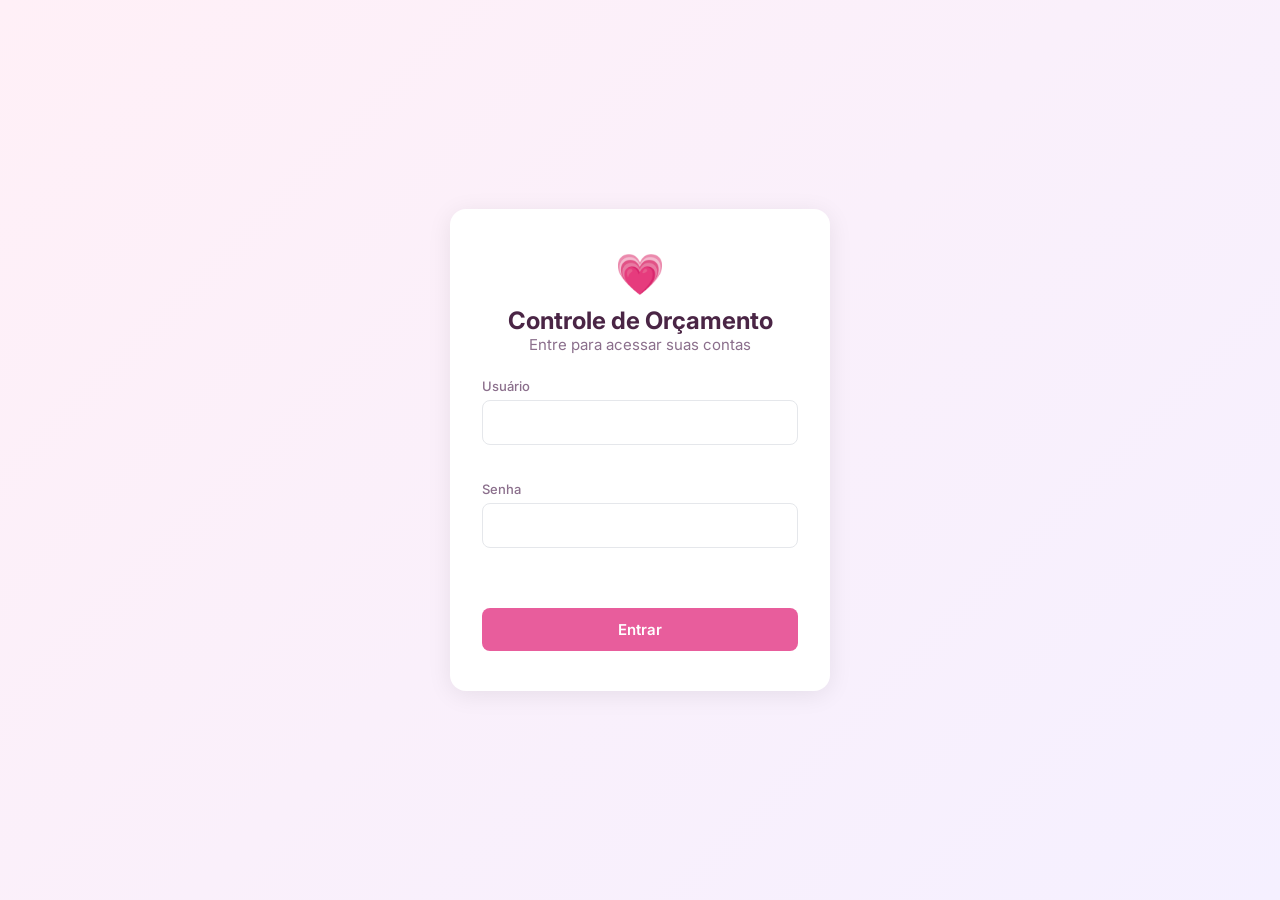
<file: orçamento.html>
<!DOCTYPE html>
<html lang="pt-BR">
<head>
<meta charset="UTF-8" />
<meta name="viewport" content="width=device-width, initial-scale=1.0" />
<title>Controle de Orçamento</title>
<link rel="preconnect" href="https://fonts.googleapis.com">
<link rel="preconnect" href="https://fonts.gstatic.com" crossorigin>
<link href="https://fonts.googleapis.com/css2?family=Inter:wght@400;500;600;700;800&display=swap" rel="stylesheet">
<style>
  :root{
    --bg:#FFFFFF;
    --card:#FDF5FB;
    --card-inner:#FFFFFF;
    --text:#4A2545;
    --text-light:#8B6F8C;
    --primary:#E85D9C;
    --primary-dark:#D03E7E;
    --secondary:#A78BFA;
    --secondary-dark:#8B5CF6;
    --success-bg:#DCFCE7;
    --success-text:#15803D;
    --error-bg:#FEE2E2;
    --error-text:#B91C1C;
    --border:#F0D9EA;
    --input-border:#E5E7EB;
    --table-head:#F3F4F6;
  }

  *{ box-sizing:border-box; margin:0; padding:0; }

  body{
    font-family:'Inter', sans-serif;
    background:var(--bg);
    color:var(--text);
    -webkit-font-smoothing:antialiased;
  }

  button, input{ font-family:inherit; }

  /* ===== LOGIN ===== */
  .login-screen{
    min-height:100vh;
    display:flex;
    align-items:center;
    justify-content:center;
    background:linear-gradient(135deg,#FFF0F7,#F5F0FF);
    padding:24px;
  }
  .login-card{
    background:#fff;
    max-width:380px;
    width:100%;
    padding:40px 32px;
    border-radius:16px;
    box-shadow:0 4px 24px rgba(0,0,0,.08);
    text-align:center;
  }
  .login-icon{ font-size:40px; margin-bottom:8px; }
  .subtitle-small{ font-size:15px; color:var(--text-light); margin-bottom:24px; }

  /* ===== HEADER ===== */
  .app-header{
    background:linear-gradient(135deg, var(--primary), var(--secondary));
    padding:24px;
    color:#fff;
  }
  .header-content{
    max-width:1200px;
    margin:0 auto;
    display:flex;
    justify-content:space-between;
    align-items:center;
    flex-wrap:wrap;
    gap:12px;
  }
  .app-title{ font-size:24px; font-weight:700; }
  .app-subtitle{ font-size:15px; opacity:.9; margin-top:4px; font-weight:400; }

  function formaTag(forma){
    var label = forma || 'Dinheiro';
    var cls = label === 'Cartão' ? 'tag-cartao' : label === 'Pix' ? 'tag-pix' : 'tag-dinheiro';
    var icon = label === 'Cartão' ? '💳' : label === 'Pix' ? '⚡' : '💵';
    return '<span class="tag ' + cls + '">' + icon + ' ' + escapeHtml(label) + '</span>';
  }

  /* ===== TABS ===== */
  .tabs{
    max-width:1200px;
    margin:24px auto 0;
    padding:0 24px;
    display:flex;
    gap:8px;
    flex-wrap:wrap;
  }
  .tab-btn{
    font-size:15px;
    font-weight:600;
    padding:10px 20px;
    border-radius:8px;
    border:1px solid var(--border);
    background:#fff;
    color:var(--text-light);
    cursor:pointer;
    transition:.2s ease;
  }
  .tab-btn:hover{ border-color:var(--primary); color:var(--primary); }
  .tab-btn.active{ background:var(--primary); color:#fff; border-color:var(--primary); }

  .container{ max-width:1200px; margin:0 auto; padding:32px 24px; }

  /* ===== TYPOGRAPHY ===== */
  .title{ font-size:24px; font-weight:700; }
  .subtitle{ font-size:18px; font-weight:600; margin-bottom:16px; }
  .label{ font-size:13px; font-weight:500; color:var(--text-light); display:block; margin-bottom:6px; }
  .hint-text{ font-size:15px; color:var(--text-light); margin-bottom:16px; }

  /* ===== CARD ===== */
  .card{
    background:var(--card);
    border-radius:12px;
    box-shadow:0 1px 3px rgba(0,0,0,.1);
    padding:24px;
    margin-bottom:32px;
  }
  .card-header-row{
    display:flex; justify-content:space-between; align-items:center;
    margin-bottom:16px; flex-wrap:wrap; gap:8px;
  }

  /* ===== STATS ===== */
  .stat-grid{ display:grid; grid-template-columns:repeat(3,1fr); gap:16px; margin-bottom:32px; }
  .stat-card{ display:flex; flex-direction:column; gap:8px; }
  .stat-card-inner{ background:var(--card-inner); border:1px solid var(--border); }
  .stat-value{ font-size:24px; font-weight:700; color:var(--text); }
  .stat-success{ color:var(--success-text); }
  .stat-error{ color:var(--error-text); }

  .total-badge{ font-size:15px; font-weight:600; padding:6px 14px; border-radius:8px; background:var(--table-head); }
  .total-success{ background:var(--success-bg); color:var(--success-text); }
  .total-error{ background:var(--error-bg); color:var(--error-text); }

  /* ===== FORMS ===== */
  .form-group{ margin-bottom:16px; }
  .form-row{ display:grid; grid-template-columns:1fr 2fr 1fr; gap:16px; align-items:start; }
  input[type=text], input[type=password], input[type=number], input[type=date], input[type=month]{
    width:100%;
    font-size:15px;
    padding:12px 16px;
    border:1px solid var(--input-border);
    border-radius:8px;
    transition:.2s ease;
    color:var(--text);
    background:#fff;
  }
  input:focus{ outline:none; border-color:var(--primary); box-shadow:0 0 0 3px rgba(232,93,156,.15); }
  input.input-error{ border-color:var(--error-text); }
  .error-message{ font-size:13px; color:var(--error-text); margin-top:4px; min-height:16px; }

  /* ===== BUTTONS ===== */
  .btn{
    font-size:15px; font-weight:600; padding:12px 24px; border-radius:8px;
    border:none; cursor:pointer; transition:.2s ease;
  }
  .btn-primary{ background:var(--primary); color:#fff; }
  .btn-primary:hover{ background:var(--primary-dark); }
  .btn-primary:disabled{ opacity:.5; cursor:not-allowed; }
  .btn-outline{ background:#fff; color:var(--primary); border:1px solid var(--primary); }
  .btn-outline:hover{ background:var(--primary); color:#fff; }
  .btn-logout{ background:rgba(255,255,255,.18); color:#fff; border:1px solid rgba(255,255,255,.5); padding:8px 16px; font-size:13px; }
  .btn-logout:hover{ background:rgba(255,255,255,.32); }
  .btn-delete{ background:transparent; color:var(--error-text); border:1px solid var(--error-bg); padding:6px 12px; font-size:13px; border-radius:6px; cursor:pointer; transition:.2s ease; }
  .btn-delete:hover{ background:var(--error-bg); }

  /* ===== TABLE ===== */
  .table-wrapper{ overflow-x:auto; }
  table{ width:100%; border-collapse:collapse; }
  thead th{ background:var(--table-head); text-align:left; padding:12px; font-size:13px; font-weight:600; color:var(--text); }
  tbody td{ padding:12px; font-size:15px; border-bottom:1px solid var(--border); color:var(--text); }
  tbody tr:hover{ background:rgba(232,93,156,.04); }
  .empty-state{ text-align:center; color:var(--text-light); font-style:italic; padding:24px 0; }

  .tag{ display:inline-block; padding:2px 10px; border-radius:6px; font-size:13px; font-weight:600; }
  .tag-entrada{ background:var(--success-bg); color:var(--success-text); }
  .tag-despesa{ background:var(--error-bg); color:var(--error-text); }

  .success-banner{ background:var(--success-bg); color:var(--success-text); padding:16px; border-radius:8px; margin-top:16px; font-weight:600; }

  .progress-outer{ width:100%; height:12px; background:var(--table-head); border-radius:8px; overflow:hidden; margin:12px 0; }
  .progress-inner{ height:100%; background:linear-gradient(90deg, var(--primary), var(--secondary)); transition:.3s ease; border-radius:8px; }

  .row-selected{ background:rgba(167,139,250,.14) !important; }


  select {
    width:100%;
    font-size:15px;
    font-family:inherit;
    padding:12px 16px;
    border:1px solid var(--input-border);
    border-radius:8px;
    transition:.2s ease;
    color:var(--text);
    background:#fff;
    cursor:pointer;
    appearance:none;
    background-image:url("data:image/svg+xml,%3Csvg xmlns='http://www.w3.org/2000/svg' width='12' height='8' viewBox='0 0 12 8'%3E%3Cpath fill='%238B6F8C' d='M1 1l5 5 5-5'/%3E%3C/svg%3E");
    background-repeat:no-repeat;
    background-position:right 14px center;
  }
  select:focus{ outline:none; border-color:var(--primary); box-shadow:0 0 0 3px rgba(232,93,156,.15); }
  .tag-dinheiro{ background:#FEF9C3; color:#854D0E; }
  .tag-cartao{ background:#EDE9FE; color:#5B21B6; }
  .tag-pix{ background:#D1FAE5; color:#065F46; }

  .print-only{ display:none; }

  @media (max-width:768px){
    .stat-grid{ grid-template-columns:1fr; }
    .form-row{ grid-template-columns:1fr; }
    .container{ padding:24px 16px; }
  }

  @media print{
    body{ background:#fff; color:#000; }
    #loginScreen, .app-header, .tabs, .no-print, .col-actions, .btn-delete{ display:none !important; }
    .print-only{ display:block !important; }
    .card{ box-shadow:none; border:1px solid #ddd; background:#fff; }
    .container{ padding:0; max-width:100%; }
  }
</style>
</head>
<body>

  <!-- ===== LOGIN ===== -->
  <div id="loginScreen" class="login-screen">
    <div class="login-card">
      <div class="login-icon">💗</div>
      <h1 class="title">Controle de Orçamento</h1>
      <p class="subtitle-small">Entre para acessar suas contas</p>
      <form id="loginForm" novalidate>
        <div class="form-group" style="text-align:left;">
          <label for="loginUser" class="label">Usuário</label>
          <input type="text" id="loginUser" autocomplete="username" />
          <div class="error-message" id="loginUserError"></div>
        </div>
        <div class="form-group" style="text-align:left;">
          <label for="loginPass" class="label">Senha</label>
          <input type="password" id="loginPass" autocomplete="current-password" />
          <div class="error-message" id="loginPassError"></div>
        </div>
        <div class="error-message" id="loginGeneralError" style="text-align:center; margin-bottom:8px;"></div>
        <button type="submit" class="btn btn-primary" style="width:100%;">Entrar</button>
      </form>
    </div>
  </div>

  <!-- ===== APP ===== -->
  <div id="appScreen" style="display:none;">
    <header class="app-header">
      <div class="header-content">
        <div>
          <h1 class="app-title">💗 Controle de Orçamento</h1>
          <p class="app-subtitle">Acompanhe entradas, gastos e sua meta financeira</p>
        </div>
        <button id="logoutBtn" class="btn btn-logout">Sair</button>
      </div>
    </header>

    <nav class="tabs">
      <button class="tab-btn active" data-tab="saldo">Saldo</button>
      <button class="tab-btn" data-tab="entrada">Entrada</button>
      <button class="tab-btn" data-tab="despesa">Despesa</button>
      <button class="tab-btn" data-tab="relatorio">Relatório Mensal</button>
      <button class="tab-btn" data-tab="meta">Meta</button>
    </nav>

    <main class="container">

      <div id="printHeader" class="print-only">
        <h1 style="font-size:20px; font-weight:700; margin-bottom:4px;">Relatório de Orçamento</h1>
        <p id="printHeaderDate" style="font-size:13px; color:#555; margin-bottom:16px;"></p>
      </div>

      <!-- SALDO -->
      <section class="tab-content" id="tab-saldo">
        <div class="stat-grid">
          <div class="card stat-card">
            <span class="label">Total de Entradas</span>
            <span class="stat-value stat-success" id="statEntradas">R$ 0,00</span>
          </div>
          <div class="card stat-card">
            <span class="label">Total de Despesas</span>
            <span class="stat-value stat-error" id="statDespesas">R$ 0,00</span>
          </div>
          <div class="card stat-card">
            <span class="label">Saldo Atual</span>
            <span class="stat-value" id="statSaldo">R$ 0,00</span>
          </div>
        </div>

        <div class="card">
          <h2 class="subtitle">Sua Meta</h2>
          <div id="metaContent"></div>
        </div>

        <button class="btn btn-outline" id="printSaldoBtn">🖨️ Gerar PDF</button>
      </section>

      <!-- ENTRADA -->
      <section class="tab-content" id="tab-entrada" style="display:none;">
        <div class="card no-print">
          <h2 class="subtitle">Nova Entrada</h2>
          <form id="entradaForm" novalidate>
            <div class="form-row">
              <div class="form-group">
                <label for="entradaData" class="label">Data</label>
                <input type="date" id="entradaData" />
                <div class="error-message" id="entradaDataError"></div>
              </div>
              <div class="form-group">
                <label for="entradaDesc" class="label">Descrição</label>
                <input type="text" id="entradaDesc" placeholder="Ex: Salário, Venda, Freelance" />
                <div class="error-message" id="entradaDescError"></div>
              </div>
              <div class="form-group">
                <label for="entradaValor" class="label">Valor (R$)</label>
                <input type="number" id="entradaValor" step="0.01" min="0.01" placeholder="0,00" />
                <div class="error-message" id="entradaValorError"></div>
              </div>
            </div>
            <button type="submit" class="btn btn-primary">+ Adicionar Entrada</button>
          </form>
        </div>

        <div class="card">
          <div class="card-header-row">
            <h2 class="subtitle" style="margin-bottom:0;">Lançamentos de Entrada</h2>
            <span class="total-badge total-success" id="entradaTotalBadge">Total: R$ 0,00</span>
          </div>
          <div class="table-wrapper">
            <table>
              <thead><tr><th>Data</th><th>Descrição</th><th>Valor</th><th class="col-actions"></th></tr></thead>
              <tbody id="entradaTableBody"></tbody>
            </table>
          </div>
          <p class="empty-state" id="entradaEmptyState" style="display:none;">Nenhuma entrada cadastrada ainda.</p>
        </div>

        <button class="btn btn-outline no-print" id="printEntradaBtn">🖨️ Gerar PDF</button>
      </section>

      <!-- DESPESA -->
      <section class="tab-content" id="tab-despesa" style="display:none;">
        <div class="card no-print">
          <h2 class="subtitle">Nova Despesa</h2>
          <form id="despesaForm" novalidate>
            <div class="form-row">
              <div class="form-group">
                <label for="despesaData" class="label">Data</label>
                <input type="date" id="despesaData" />
                <div class="error-message" id="despesaDataError"></div>
              </div>
              <div class="form-group">
                <label for="despesaDesc" class="label">Descrição</label>
                <input type="text" id="despesaDesc" placeholder="Ex: Mercado, Aluguel, Transporte" />
                <div class="error-message" id="despesaDescError"></div>
              </div>
              <div class="form-group">
                <label for="despesaValor" class="label">Valor (R$)</label>
                <input type="number" id="despesaValor" step="0.01" min="0.01" placeholder="0,00" />
                <div class="error-message" id="despesaValorError"></div>
              </div>
            </div>
            <div class="form-group" style="max-width:280px;">
              <label for="despesaForma" class="label">Forma de pagamento</label>
              <select id="despesaForma">
                <option value="Dinheiro">💵 Dinheiro</option>
                <option value="Cartão">💳 Cartão</option>
                <option value="Pix">⚡ Pix</option>
              </select>
            </div>
            <button type="submit" class="btn btn-primary">+ Adicionar Despesa</button>
          </form>
        </div>

        <div class="card">
          <div class="card-header-row">
            <h2 class="subtitle" style="margin-bottom:0;">Lançamentos de Despesa</h2>
            <span class="total-badge total-error" id="despesaTotalBadge">Total: R$ 0,00</span>
          </div>
          <div class="table-wrapper">
            <table>
              <thead><tr><th>Data</th><th>Descrição</th><th>Forma</th><th>Valor</th><th class="col-actions"></th></tr></thead>
              <tbody id="despesaTableBody"></tbody>
            </table>
          </div>
          <p class="empty-state" id="despesaEmptyState" style="display:none;">Nenhuma despesa cadastrada ainda.</p>
        </div>

        <button class="btn btn-outline no-print" id="printDespesaBtn">🖨️ Gerar PDF</button>
      </section>

      <!-- RELATÓRIO MENSAL -->
      <section class="tab-content" id="tab-relatorio" style="display:none;">
        <div class="card">
          <h2 class="subtitle">Relatório Mensal</h2>
          <div class="form-group no-print" style="max-width:220px;">
            <label for="relatorioMes" class="label">Escolha o mês</label>
            <input type="month" id="relatorioMes" />
          </div>
          <p class="print-only" id="relatorioMesPrintLabel"></p>

          <div class="stat-grid" style="margin-top:16px; margin-bottom:0;">
            <div class="card stat-card stat-card-inner" style="margin-bottom:0;">
              <span class="label">Entradas do mês</span>
              <span class="stat-value stat-success" id="relEntradas">R$ 0,00</span>
            </div>
            <div class="card stat-card stat-card-inner" style="margin-bottom:0;">
              <span class="label">Despesas do mês</span>
              <span class="stat-value stat-error" id="relDespesas">R$ 0,00</span>
            </div>
            <div class="card stat-card stat-card-inner" style="margin-bottom:0;">
              <span class="label">Saldo do mês</span>
              <span class="stat-value" id="relSaldo">R$ 0,00</span>
            </div>
          </div>
        </div>

        <div class="card">
          <h2 class="subtitle" id="relatorioListaTitulo">Lançamentos do mês</h2>
          <div class="table-wrapper">
            <table>
              <thead><tr><th>Data</th><th>Tipo</th><th>Descrição</th><th>Forma</th><th>Valor</th></tr></thead>
              <tbody id="relatorioTableBody"></tbody>
            </table>
          </div>
          <p class="empty-state" id="relatorioEmptyState" style="display:none;">Nenhum lançamento neste mês.</p>
        </div>

        <div class="card">
          <h2 class="subtitle">Comparar Meses Anteriores</h2>
          <p class="hint-text no-print">Clique em um mês da lista para ver os detalhes dele acima.</p>
          <div class="table-wrapper">
            <table>
              <thead><tr><th>Mês</th><th>Entradas</th><th>Despesas</th><th>Saldo</th></tr></thead>
              <tbody id="resumoMensalTableBody"></tbody>
            </table>
          </div>
          <p class="empty-state" id="resumoMensalEmptyState" style="display:none;">Ainda não há lançamentos suficientes para comparar meses.</p>
        </div>

        <button class="btn btn-outline no-print" id="printRelatorioBtn">🖨️ Gerar PDF</button>
      </section>

      <!-- META -->
      <section class="tab-content" id="tab-meta" style="display:none;">
        <div class="card">
          <h2 class="subtitle">Definir Meta de Saldo</h2>
          <p class="hint-text">Qual valor de saldo positivo você gostaria de alcançar?</p>
          <form id="metaForm" novalidate>
            <div class="form-group" style="max-width:280px;">
              <label for="metaValor" class="label">Valor da Meta (R$)</label>
              <input type="number" id="metaValor" step="0.01" min="0.01" placeholder="0,00" />
              <div class="error-message" id="metaValorError"></div>
            </div>
            <button type="submit" class="btn btn-primary">Salvar Meta</button>
          </form>
          <div class="success-banner" id="metaSuccessBanner" style="display:none;">Meta salva com sucesso!</div>
        </div>
      </section>

    </main>
  </div>

<script>
(function(){
  "use strict";

  var LS_ENTRADAS = 'mariana_orcamento_entradas';
  var LS_DESPESAS = 'mariana_orcamento_despesas';
  var LS_META = 'mariana_orcamento_meta';
  var SS_LOGIN = 'mariana_orcamento_logged_in';

  var entradas = [];
  var despesas = [];
  var meta = 0;

  function loadData(){
    try{
      var e = localStorage.getItem(LS_ENTRADAS);
      entradas = e ? JSON.parse(e) : [];
      if(!Array.isArray(entradas)) entradas = [];
    }catch(err){ console.error('Erro ao carregar entradas', err); entradas = []; }

    try{
      var d = localStorage.getItem(LS_DESPESAS);
      despesas = d ? JSON.parse(d) : [];
      if(!Array.isArray(despesas)) despesas = [];
    }catch(err){ console.error('Erro ao carregar despesas', err); despesas = []; }

    try{
      var m = localStorage.getItem(LS_META);
      meta = m ? parseFloat(m) : 0;
      if(isNaN(meta)) meta = 0;
    }catch(err){ console.error('Erro ao carregar meta', err); meta = 0; }
  }

  function saveEntradas(){
    try{ localStorage.setItem(LS_ENTRADAS, JSON.stringify(entradas)); }
    catch(err){ console.error(err); alert('Não foi possível salvar os dados no navegador.'); }
  }
  function saveDespesas(){
    try{ localStorage.setItem(LS_DESPESAS, JSON.stringify(despesas)); }
    catch(err){ console.error(err); alert('Não foi possível salvar os dados no navegador.'); }
  }
  function saveMeta(){
    try{ localStorage.setItem(LS_META, String(meta)); }
    catch(err){ console.error(err); alert('Não foi possível salvar a meta.'); }
  }

  function formatCurrency(v){
    return (v || 0).toLocaleString('pt-BR', { style:'currency', currency:'BRL' });
  }
  function formatDateBR(iso){
    if(!iso) return '';
    var parts = iso.split('-');
    return parts[2] + '/' + parts[1] + '/' + parts[0];
  }
  function genId(){
    return 'id_' + Date.now() + '_' + Math.random().toString(36).slice(2,9);
  }
  function sumValues(arr){
    return arr.reduce(function(acc, it){ return acc + it.value; }, 0);
  }
  function escapeHtml(str){
    var div = document.createElement('div');
    div.textContent = str == null ? '' : String(str);
    return div.innerHTML;
  }
  function setError(inputEl, errId, msg){
    inputEl.classList.add('input-error');
    document.getElementById(errId).textContent = msg;
  }
  function clearError(inputEl, errId){
    inputEl.classList.remove('input-error');
    document.getElementById(errId).textContent = '';
  }
  function toggleEmpty(emptyId, isEmpty, wrapperEl){
    document.getElementById(emptyId).style.display = isEmpty ? 'block' : 'none';
    if(wrapperEl) wrapperEl.style.display = isEmpty ? 'none' : 'block';
  }

  var MESES = ['Janeiro','Fevereiro','Março','Abril','Maio','Junho','Julho','Agosto','Setembro','Outubro','Novembro','Dezembro'];
  function monthLabel(ym){
    var parts = ym.split('-');
    return MESES[parseInt(parts[1],10)-1] + ' de ' + parts[0];
  }
  function currentYm(){
    var now = new Date();
    return now.getFullYear() + '-' + String(now.getMonth()+1).padStart(2,'0');
  }

  function formaTag(forma){
    var label = forma || 'Dinheiro';
    var cls = label === 'Cartão' ? 'tag-cartao' : label === 'Pix' ? 'tag-pix' : 'tag-dinheiro';
    var icon = label === 'Cartão' ? '💳' : label === 'Pix' ? '⚡' : '💵';
    return '<span class="tag ' + cls + '">' + icon + ' ' + escapeHtml(label) + '</span>';
  }

  /* ===== TABS ===== */
  function showTab(name){
    document.querySelectorAll('.tab-content').forEach(function(el){
      el.style.display = (el.id === 'tab-' + name) ? 'block' : 'none';
    });
    document.querySelectorAll('.tab-btn').forEach(function(btn){
      btn.classList.toggle('active', btn.getAttribute('data-tab') === name);
    });
    if(name === 'relatorio'){ renderRelatorio(); }
    if(name === 'meta'){ renderMetaTab(); }
  }
  document.querySelectorAll('.tab-btn').forEach(function(btn){
    btn.addEventListener('click', function(){ showTab(btn.getAttribute('data-tab')); });
  });

  /* ===== SALDO ===== */
  function renderSaldo(){
    var totalEntradas = sumValues(entradas);
    var totalDespesas = sumValues(despesas);
    var saldo = totalEntradas - totalDespesas;

    document.getElementById('statEntradas').textContent = formatCurrency(totalEntradas);
    document.getElementById('statDespesas').textContent = formatCurrency(totalDespesas);
    var statSaldoEl = document.getElementById('statSaldo');
    statSaldoEl.textContent = formatCurrency(saldo);
    statSaldoEl.className = 'stat-value ' + (saldo >= 0 ? 'stat-success' : 'stat-error');

    var metaContent = document.getElementById('metaContent');
    if(meta > 0){
      var pct = Math.max(0, Math.min(100, (saldo/meta)*100));
      var html = '';
      if(saldo >= meta){
        html += '<div class="success-banner">🎉 Parabéns! Você atingiu sua meta de ' + formatCurrency(meta) + '!</div>';
      } else {
        var falta = meta - saldo;
        html += '<p class="hint-text" style="margin-bottom:8px;">Meta: <strong>' + formatCurrency(meta) + '</strong> &middot; Faltam <strong>' + formatCurrency(falta) + '</strong> para alcançar</p>';
      }
      html += '<div class="progress-outer"><div class="progress-inner" style="width:' + pct + '%;"></div></div>';
      metaContent.innerHTML = html;
    } else {
      metaContent.innerHTML = '<p class="hint-text">Nenhuma meta definida ainda. Vá até a aba <strong>Meta</strong> para cadastrar uma.</p>';
    }
  }

  /* ===== ENTRADA / DESPESA TABLES ===== */
  function renderEntradaTable(){
    var tbody = document.getElementById('entradaTableBody');
    var sorted = entradas.slice().sort(function(a,b){ return b.date.localeCompare(a.date); });
    tbody.innerHTML = sorted.map(function(it){
      return '<tr><td>' + formatDateBR(it.date) + '</td><td>' + escapeHtml(it.desc) + '</td><td>' + formatCurrency(it.value) + '</td><td class="col-actions"><button class="btn-delete" data-id="' + it.id + '">Excluir</button></td></tr>';
    }).join('');
    document.getElementById('entradaTotalBadge').textContent = 'Total: ' + formatCurrency(sumValues(entradas));
    toggleEmpty('entradaEmptyState', entradas.length === 0, tbody.closest('.table-wrapper'));
  }

  function renderDespesaTable(){
    var tbody = document.getElementById('despesaTableBody');
    var sorted = despesas.slice().sort(function(a,b){ return b.date.localeCompare(a.date); });
    tbody.innerHTML = sorted.map(function(it){
      return '<tr><td>' + formatDateBR(it.date) + '</td><td>' + escapeHtml(it.desc) + '</td><td>' + formaTag(it.forma) + '</td><td>' + formatCurrency(it.value) + '</td><td class="col-actions"><button class="btn-delete" data-id="' + it.id + '">Excluir</button></td></tr>';
    }).join('');
    document.getElementById('despesaTotalBadge').textContent = 'Total: ' + formatCurrency(sumValues(despesas));
    toggleEmpty('despesaEmptyState', despesas.length === 0, tbody.closest('.table-wrapper'));
  }

  document.getElementById('entradaTableBody').addEventListener('click', function(e){
    if(e.target.classList.contains('btn-delete')){
      var id = e.target.getAttribute('data-id');
      if(confirm('Tem certeza que deseja excluir este lançamento?')){
        entradas = entradas.filter(function(it){ return it.id !== id; });
        saveEntradas();
        renderAll();
      }
    }
  });
  document.getElementById('despesaTableBody').addEventListener('click', function(e){
    if(e.target.classList.contains('btn-delete')){
      var id = e.target.getAttribute('data-id');
      if(confirm('Tem certeza que deseja excluir este lançamento?')){
        despesas = despesas.filter(function(it){ return it.id !== id; });
        saveDespesas();
        renderAll();
      }
    }
  });

  /* ===== FORMS: ENTRADA / DESPESA ===== */
  document.getElementById('entradaForm').addEventListener('submit', function(e){
    e.preventDefault();
    var dataEl = document.getElementById('entradaData');
    var descEl = document.getElementById('entradaDesc');
    var valorEl = document.getElementById('entradaValor');
    clearError(dataEl, 'entradaDataError');
    clearError(descEl, 'entradaDescError');
    clearError(valorEl, 'entradaValorError');

    var valid = true;
    if(!dataEl.value){ setError(dataEl, 'entradaDataError', 'Escolha uma data.'); valid = false; }
    if(!descEl.value.trim()){ setError(descEl, 'entradaDescError', 'Escreva uma descrição.'); valid = false; }
    var valor = parseFloat(valorEl.value);
    if(!valorEl.value || isNaN(valor) || valor <= 0){ setError(valorEl, 'entradaValorError', 'Informe um valor maior que zero.'); valid = false; }
    if(!valid) return;

    entradas.push({ id: genId(), date: dataEl.value, desc: descEl.value.trim(), value: valor });
    saveEntradas();
    this.reset();
    renderAll();
  });

  document.getElementById('despesaForm').addEventListener('submit', function(e){
    e.preventDefault();
    var dataEl = document.getElementById('despesaData');
    var descEl = document.getElementById('despesaDesc');
    var valorEl = document.getElementById('despesaValor');
    var formaEl = document.getElementById('despesaForma');
    clearError(dataEl, 'despesaDataError');
    clearError(descEl, 'despesaDescError');
    clearError(valorEl, 'despesaValorError');

    var valid = true;
    if(!dataEl.value){ setError(dataEl, 'despesaDataError', 'Escolha uma data.'); valid = false; }
    if(!descEl.value.trim()){ setError(descEl, 'despesaDescError', 'Escreva uma descrição.'); valid = false; }
    var valor = parseFloat(valorEl.value);
    if(!valorEl.value || isNaN(valor) || valor <= 0){ setError(valorEl, 'despesaValorError', 'Informe um valor maior que zero.'); valid = false; }
    if(!valid) return;

    despesas.push({ id: genId(), date: dataEl.value, desc: descEl.value.trim(), value: valor, forma: formaEl.value });
    saveDespesas();
    this.reset();
    renderAll();
  });

  /* ===== META ===== */
  function renderMetaTab(){
    var valorEl = document.getElementById('metaValor');
    valorEl.value = meta > 0 ? meta : '';
  }

  document.getElementById('metaForm').addEventListener('submit', function(e){
    e.preventDefault();
    var valorEl = document.getElementById('metaValor');
    clearError(valorEl, 'metaValorError');
    var valor = parseFloat(valorEl.value);
    if(!valorEl.value || isNaN(valor) || valor <= 0){ setError(valorEl, 'metaValorError', 'Informe um valor maior que zero.'); return; }

    meta = valor;
    saveMeta();
    var banner = document.getElementById('metaSuccessBanner');
    banner.style.display = 'block';
    setTimeout(function(){ banner.style.display = 'none'; }, 3000);
    renderAll();
  });

  /* ===== RELATÓRIO MENSAL ===== */
  var relatorioMesInput = document.getElementById('relatorioMes');

  function renderRelatorio(){
    if(!relatorioMesInput.value){ relatorioMesInput.value = currentYm(); }
    renderRelatorioDetalhe();
    renderResumoMensal();
  }

  function renderRelatorioDetalhe(){
    var ym = relatorioMesInput.value || currentYm();
    var itensEntrada = entradas.filter(function(it){ return it.date.slice(0,7) === ym; }).map(function(it){
      return { date: it.date, desc: it.desc, value: it.value, tipo: 'Entrada' };
    });
    var itensDespesa = despesas.filter(function(it){ return it.date.slice(0,7) === ym; }).map(function(it){
      return { date: it.date, desc: it.desc, value: it.value, tipo: 'Despesa', forma: it.forma };
    });
    var totalE = sumValues(itensEntrada);
    var totalD = sumValues(itensDespesa);
    var saldoMes = totalE - totalD;

    document.getElementById('relEntradas').textContent = formatCurrency(totalE);
    document.getElementById('relDespesas').textContent = formatCurrency(totalD);
    var relSaldoEl = document.getElementById('relSaldo');
    relSaldoEl.textContent = formatCurrency(saldoMes);
    relSaldoEl.className = 'stat-value ' + (saldoMes >= 0 ? 'stat-success' : 'stat-error');

    var todos = itensEntrada.concat(itensDespesa).sort(function(a,b){ return a.date.localeCompare(b.date); });
    var tbody = document.getElementById('relatorioTableBody');
    tbody.innerHTML = todos.map(function(it){
      var tagClass = it.tipo === 'Entrada' ? 'tag-entrada' : 'tag-despesa';
      var formaCol = it.tipo === 'Despesa' ? formaTag(it.forma) : '<span style="color:var(--text-light);font-size:13px;">—</span>';
      return '<tr><td>' + formatDateBR(it.date) + '</td><td><span class="tag ' + tagClass + '">' + it.tipo + '</span></td><td>' + escapeHtml(it.desc) + '</td><td>' + formaCol + '</td><td>' + formatCurrency(it.value) + '</td></tr>';
    }).join('');
    toggleEmpty('relatorioEmptyState', todos.length === 0, tbody.closest('.table-wrapper'));

    document.getElementById('relatorioListaTitulo').textContent = 'Lançamentos de ' + monthLabel(ym);
    document.getElementById('relatorioMesPrintLabel').textContent = 'Mês selecionado: ' + monthLabel(ym);
  }

  function renderResumoMensal(){
    var map = {};
    entradas.forEach(function(it){
      var ym = it.date.slice(0,7);
      if(!map[ym]) map[ym] = { e:0, d:0 };
      map[ym].e += it.value;
    });
    despesas.forEach(function(it){
      var ym = it.date.slice(0,7);
      if(!map[ym]) map[ym] = { e:0, d:0 };
      map[ym].d += it.value;
    });
    var meses = Object.keys(map).sort(function(a,b){ return b.localeCompare(a); });
    var selected = relatorioMesInput.value;
    var tbody = document.getElementById('resumoMensalTableBody');
    tbody.innerHTML = meses.map(function(ym){
      var saldoMes = map[ym].e - map[ym].d;
      var rowClass = ym === selected ? 'row-selected' : '';
      return '<tr class="' + rowClass + '" data-ym="' + ym + '" style="cursor:pointer;"><td>' + monthLabel(ym) + '</td><td>' + formatCurrency(map[ym].e) + '</td><td>' + formatCurrency(map[ym].d) + '</td><td>' + formatCurrency(saldoMes) + '</td></tr>';
    }).join('');
    toggleEmpty('resumoMensalEmptyState', meses.length === 0, tbody.closest('.table-wrapper'));
  }

  document.getElementById('resumoMensalTableBody').addEventListener('click', function(e){
    var row = e.target.closest('tr');
    if(row && row.getAttribute('data-ym')){
      relatorioMesInput.value = row.getAttribute('data-ym');
      renderRelatorioDetalhe();
      renderResumoMensal();
    }
  });

  relatorioMesInput.addEventListener('change', function(){
    renderRelatorioDetalhe();
    renderResumoMensal();
  });

  /* ===== IMPRESSÃO / PDF ===== */
  function setupPrintButton(btnId){
    var btn = document.getElementById(btnId);
    if(!btn) return;
    btn.addEventListener('click', function(){
      var now = new Date();
      var dataStr = formatDateBR(now.toISOString().slice(0,10)) + ' às ' + String(now.getHours()).padStart(2,'0') + ':' + String(now.getMinutes()).padStart(2,'0');
      document.getElementById('printHeaderDate').textContent = 'Gerado em ' + dataStr;
      window.print();
    });
  }
  ['printSaldoBtn','printEntradaBtn','printDespesaBtn','printRelatorioBtn'].forEach(setupPrintButton);

  /* ===== RENDER ALL ===== */
  function renderAll(){
    renderSaldo();
    renderEntradaTable();
    renderDespesaTable();
    renderMetaTab();
    renderRelatorio();
  }

  /* ===== LOGIN / LOGOUT ===== */
  document.getElementById('loginForm').addEventListener('submit', function(e){
    e.preventDefault();
    var userEl = document.getElementById('loginUser');
    var passEl = document.getElementById('loginPass');
    var genErr = document.getElementById('loginGeneralError');
    clearError(userEl, 'loginUserError');
    clearError(passEl, 'loginPassError');
    genErr.textContent = '';

    var valid = true;
    if(!userEl.value.trim()){ setError(userEl, 'loginUserError', 'Informe o usuário.'); valid = false; }
    if(!passEl.value){ setError(passEl, 'loginPassError', 'Informe a senha.'); valid = false; }
    if(!valid) return;

    if(userEl.value.trim() === 'marianasantana' && passEl.value === '31052021'){
      try{ sessionStorage.setItem(SS_LOGIN, 'true'); }catch(err){ console.error(err); }
      document.getElementById('loginScreen').style.display = 'none';
      document.getElementById('appScreen').style.display = 'block';
      loadData();
      renderAll();
    } else {
      genErr.textContent = 'Usuário ou senha incorretos.';
      passEl.value = '';
    }
  });

  document.getElementById('logoutBtn').addEventListener('click', function(){
    try{ sessionStorage.removeItem(SS_LOGIN); }catch(err){ console.error(err); }
    document.getElementById('appScreen').style.display = 'none';
    document.getElementById('loginScreen').style.display = 'flex';
    document.getElementById('loginForm').reset();
  });

  /* ===== BOOTSTRAP ===== */
  document.addEventListener('DOMContentLoaded', function(){
    loadData();
    var logged = false;
    try{ logged = sessionStorage.getItem(SS_LOGIN) === 'true'; }catch(err){ logged = false; }
    if(logged){
      document.getElementById('loginScreen').style.display = 'none';
      document.getElementById('appScreen').style.display = 'block';
      renderAll();
    } else {
      document.getElementById('loginScreen').style.display = 'flex';
      document.getElementById('appScreen').style.display = 'none';
    }
  });
})();
</script>
</body>
</html>
</file>
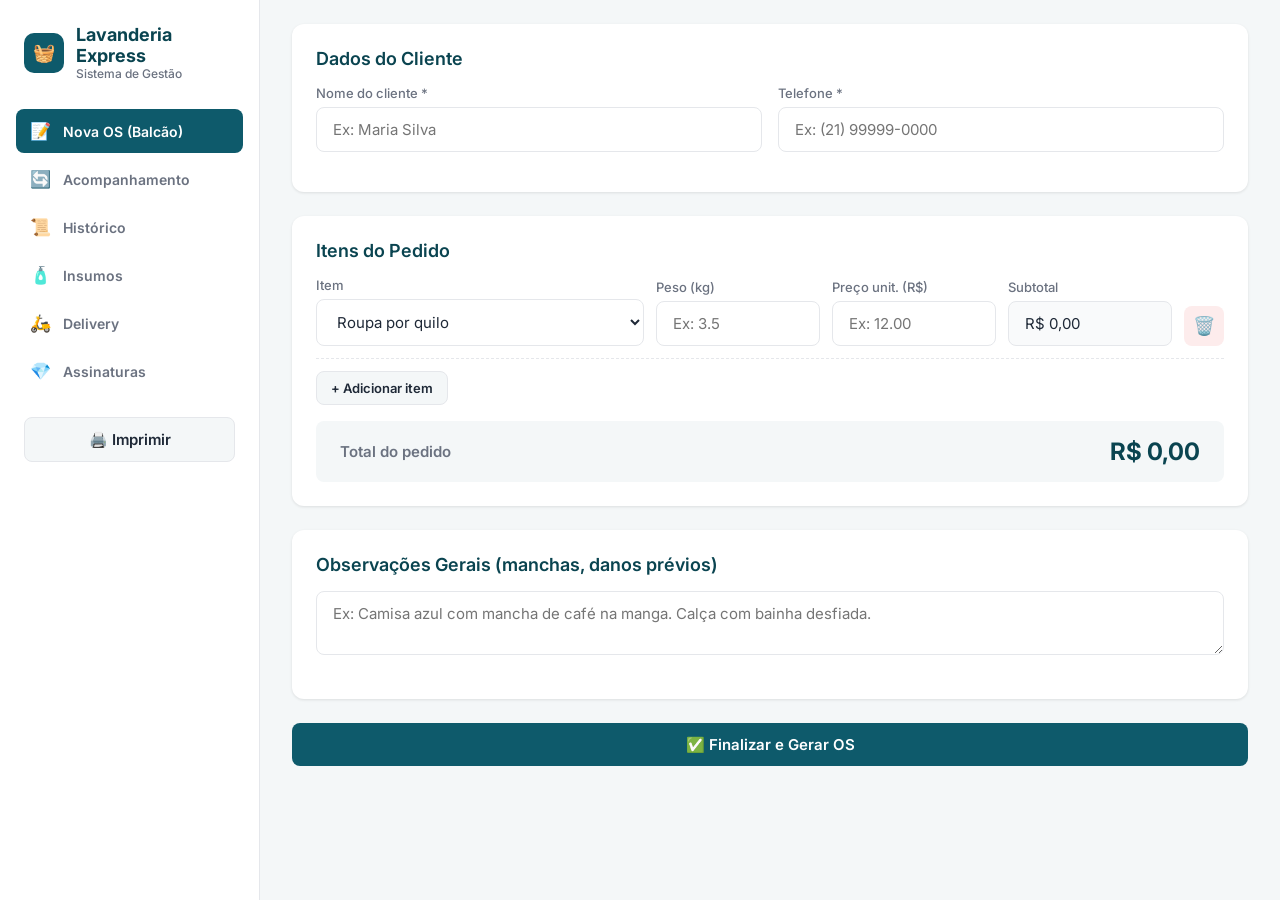
<file: sistema-lavanderia02.html>
<!DOCTYPE html>
<html lang="pt-BR">
<head>
<meta charset="UTF-8">
<meta name="viewport" content="width=device-width, initial-scale=1.0">
<title>Sistema de Gestão de Lavanderia</title>
<link rel="preconnect" href="https://fonts.googleapis.com">
<link href="https://fonts.googleapis.com/css2?family=Inter:wght@400;500;600;700&display=swap" rel="stylesheet">
<style>
  :root{
    --bg:#F4F7F8;
    --card:#FFFFFF;
    --text:#1F2937;
    --text-light:#6B7280;
    --primary:#0E5A6B;
    --primary-dark:#0A4450;
    --success:#1E9E5A;
    --success-bg:#E7F8EE;
    --error:#DC2626;
    --error-bg:#FDECEC;
    --border:#E5E7EB;
    --warn-bg:#FFF7E6;
    --warn:#B45309;
  }
  *{box-sizing:border-box;margin:0;padding:0;}
  body{
    font-family:'Inter',sans-serif;
    background:var(--bg);
    color:var(--text);
  }
  .app-layout{
    display:flex;
    min-height:100vh;
  }

  /* Sidebar */
  .sidebar{
    width:260px;
    flex-shrink:0;
    background:var(--card);
    border-right:1px solid var(--border);
    padding:24px 16px;
    position:sticky;
    top:0;
    height:100vh;
    overflow-y:auto;
  }
  .sidebar-logo{
    display:flex;align-items:center;gap:12px;margin-bottom:8px;padding:0 8px;
  }
  .sidebar-logo .logo-badge{
    width:40px;height:40px;border-radius:10px;background:var(--primary);
    display:flex;align-items:center;justify-content:center;color:#fff;font-size:18px;
    flex-shrink:0;
  }
  .sidebar-logo h1{font-size:18px;font-weight:700;color:var(--primary-dark);}
  .sidebar-logo .sub{font-size:12px;color:var(--text-light);font-weight:500;}
  .sidebar nav{
    margin-top:28px;display:flex;flex-direction:column;gap:4px;
  }
  .sidebar nav button{
    display:flex;align-items:center;gap:12px;
    text-align:left;width:100%;
    padding:12px 14px;border:none;background:transparent;border-radius:8px;
    font-family:'Inter',sans-serif;font-size:14px;font-weight:600;color:var(--text-light);
    cursor:pointer;transition:.2s ease;
  }
  .sidebar nav button .tab-icon{font-size:17px;}
  .sidebar nav button.active{background:var(--primary);color:#fff;}
  .sidebar nav button:not(.active):hover{background:var(--bg);color:var(--text);}
  .sidebar-print{margin-top:24px;padding:0 8px;}

  .main-content{
    flex:1;
    padding:24px 32px 60px;
    min-width:0;
  }

  @media(max-width:900px){
    .app-layout{flex-direction:column;}
    .sidebar{
      width:100%;height:auto;position:relative;
      border-right:none;border-bottom:1px solid var(--border);
      padding:16px;
    }
    .sidebar nav{
      flex-direction:row;flex-wrap:wrap;margin-top:16px;
    }
    .sidebar nav button{width:auto;flex:1;min-width:140px;justify-content:center;}
    .main-content{padding:20px 16px 60px;}
  }

  .wrap{max-width:1200px;margin:0 auto;}

  .screen{display:none;}
  .screen.active{display:block;animation:fade .2s ease;}
  @keyframes fade{from{opacity:0;transform:translateY(4px);}to{opacity:1;transform:translateY(0);}}

  .card{
    background:var(--card);border-radius:12px;box-shadow:0 1px 3px rgba(0,0,0,.1);
    padding:24px;margin-bottom:24px;
  }
  .card h2{font-size:18px;font-weight:600;margin-bottom:16px;color:var(--primary-dark);}
  .grid2{display:grid;grid-template-columns:1fr 1fr;gap:16px;}
  .grid3{display:grid;grid-template-columns:1fr 1fr 1fr;gap:16px;}
  @media(max-width:768px){.grid2,.grid3{grid-template-columns:1fr;}}

  label{display:block;font-size:13px;font-weight:500;color:var(--text-light);margin-bottom:6px;}
  input,select,textarea{
    width:100%;padding:12px 16px;border:1px solid var(--border);border-radius:8px;
    font-family:'Inter',sans-serif;font-size:15px;color:var(--text);
    background:#fff;transition:.2s ease;
  }
  input:focus,select:focus,textarea:focus{outline:none;border-color:var(--primary);}
  input.error,select.error{border-color:var(--error);}
  .error-msg{color:var(--error);font-size:13px;margin-top:4px;display:none;}
  .error-msg.show{display:block;}
  .field{margin-bottom:16px;}

  .btn{
    padding:12px 24px;border:none;border-radius:8px;font-family:'Inter',sans-serif;
    font-size:15px;font-weight:600;cursor:pointer;transition:.2s ease;
    display:inline-flex;align-items:center;gap:8px;
  }
  .btn-primary{background:var(--primary);color:#fff;}
  .btn-primary:hover{background:var(--primary-dark);}
  .btn-secondary{background:var(--bg);color:var(--text);border:1px solid var(--border);}
  .btn-secondary:hover{background:#E9EDEE;}
  .btn-success{background:var(--success);color:#fff;}
  .btn-success:hover{background:#17824A;}
  .btn-danger{background:var(--error-bg);color:var(--error);}
  .btn-danger:hover{background:#FBD5D5;}
  .btn:disabled{opacity:.5;cursor:not-allowed;}
  .btn-sm{padding:8px 14px;font-size:13px;}
  .btn-block{width:100%;justify-content:center;}

  table{width:100%;border-collapse:collapse;}
  thead th{
    background:#F3F4F6;text-align:left;padding:12px 16px;font-size:13px;
    font-weight:600;color:var(--text-light);text-transform:uppercase;letter-spacing:.03em;
  }
  thead th:first-child{border-radius:8px 0 0 8px;}
  thead th:last-child{border-radius:0 8px 8px 0;}
  tbody td{padding:14px 16px;font-size:15px;border-bottom:1px solid var(--border);}
  tbody tr:last-child td{border-bottom:none;}
  tbody tr:hover{background:#FAFBFC;}

  .badge{
    display:inline-block;padding:4px 12px;border-radius:20px;font-size:13px;font-weight:600;
  }
  .badge-recebido{background:#E0E7FF;color:#4338CA;}
  .badge-lavando{background:#DBEAFE;color:#1D4ED8;}
  .badge-secando{background:#FEF3C7;color:#B45309;}
  .badge-passando{background:#FCE7F3;color:#BE185D;}
  .badge-pronto{background:var(--success-bg);color:var(--success);}
  .badge-entregue{background:#E5E7EB;color:#374151;}

  .item-row{
    display:grid;grid-template-columns:2fr 1fr 1fr 1fr auto;gap:12px;align-items:end;
    margin-bottom:12px;padding-bottom:12px;border-bottom:1px dashed var(--border);
  }
  @media(max-width:768px){.item-row{grid-template-columns:1fr;}}
  .item-row .remove-item{
    background:var(--error-bg);color:var(--error);border:none;border-radius:8px;
    width:40px;height:40px;cursor:pointer;font-size:18px;transition:.2s ease;
  }
  .item-row .remove-item:hover{background:#FBD5D5;}

  .total-box{
    display:flex;justify-content:space-between;align-items:center;
    background:var(--bg);padding:16px 24px;border-radius:8px;margin-top:16px;
  }
  .total-box .label{font-size:15px;font-weight:600;color:var(--text-light);}
  .total-box .value{font-size:24px;font-weight:700;color:var(--primary-dark);}

  .success-card{
    background:var(--success-bg);border:1px solid #BBE8CE;border-radius:12px;
    padding:24px;text-align:center;
  }
  .success-card h3{color:var(--success);font-size:20px;margin-bottom:8px;}

  .search-bar{display:flex;gap:12px;margin-bottom:20px;flex-wrap:wrap;}
  .search-bar input,.search-bar select{flex:1;min-width:160px;}

  .status-track{display:flex;gap:8px;flex-wrap:wrap;margin-bottom:20px;}
  .status-track button{
    padding:8px 16px;border-radius:20px;border:1px solid var(--border);
    background:#fff;font-family:'Inter',sans-serif;font-size:13px;font-weight:600;
    color:var(--text-light);cursor:pointer;transition:.2s ease;
  }
  .status-track button.active{background:var(--primary);color:#fff;border-color:var(--primary);}

  .os-card{
    background:#fff;border:1px solid var(--border);border-radius:12px;padding:20px;
    margin-bottom:12px;transition:.2s ease;
  }
  .os-card:hover{box-shadow:0 2px 8px rgba(0,0,0,.08);}
  .os-card-top{display:flex;justify-content:space-between;align-items:flex-start;flex-wrap:wrap;gap:8px;margin-bottom:12px;}
  .os-code{font-size:16px;font-weight:700;color:var(--primary-dark);}
  .os-client{font-size:14px;color:var(--text-light);margin-top:2px;}
  .os-meta{display:flex;gap:20px;font-size:13px;color:var(--text-light);margin-bottom:14px;flex-wrap:wrap;}
  .os-actions{display:flex;gap:8px;flex-wrap:wrap;}

  .empty-state{text-align:center;padding:48px 24px;color:var(--text-light);}
  .empty-state .icon{font-size:40px;margin-bottom:12px;}

  .modal-overlay{
    display:none;position:fixed;inset:0;background:rgba(0,0,0,.5);
    align-items:center;justify-content:center;z-index:100;padding:16px;
  }
  .modal-overlay.show{display:flex;}
  .modal{
    background:#fff;border-radius:12px;padding:32px;max-width:520px;width:100%;
    max-height:85vh;overflow-y:auto;
  }
  .modal h3{font-size:18px;margin-bottom:16px;color:var(--primary-dark);}
  .modal-close{float:right;background:none;border:none;font-size:20px;cursor:pointer;color:var(--text-light);}
  .detail-row{display:flex;justify-content:space-between;padding:10px 0;border-bottom:1px solid var(--border);font-size:14px;}
  .detail-row:last-child{border-bottom:none;}
  .detail-row span:first-child{color:var(--text-light);}
  .detail-row span:last-child{font-weight:600;}

  .obs-textarea{min-height:60px;resize:vertical;}

  @media print{
    .sidebar, .btn, .no-print{display:none !important;}
    .main-content{padding:0;}
    .app-layout{display:block;}
    body{background:#fff;color:#000;}
    .card{box-shadow:none;border:1px solid #ccc;}
  }
</style>
</head>
<body>
<div class="app-layout">

  <aside class="sidebar">
    <div class="sidebar-logo">
      <div class="logo-badge">🧺</div>
      <div>
        <h1>Lavanderia Express</h1>
        <div class="sub">Sistema de Gestão</div>
      </div>
    </div>

    <nav>
      <button class="active" data-tab="pdv"><span class="tab-icon">📝</span> Nova OS (Balcão)</button>
      <button data-tab="rastreio"><span class="tab-icon">🔄</span> Acompanhamento</button>
      <button data-tab="historico"><span class="tab-icon">📜</span> Histórico</button>
      <button data-tab="insumos"><span class="tab-icon">🧴</span> Insumos</button>
      <button data-tab="delivery"><span class="tab-icon">🛵</span> Delivery</button>
      <button data-tab="assinaturas"><span class="tab-icon">💎</span> Assinaturas</button>
    </nav>

    <div class="sidebar-print">
      <button class="btn btn-secondary btn-block no-print" onclick="window.print()">🖨️ Imprimir</button>
    </div>
  </aside>

  <main class="main-content">
  <div class="wrap">

  <!-- TELA 1: NOVA OS -->
  <div class="screen active" id="screen-pdv">
    <div class="card">
      <h2>Dados do Cliente</h2>
      <div class="grid2">
        <div class="field">
          <label for="cli-nome">Nome do cliente *</label>
          <input type="text" id="cli-nome" placeholder="Ex: Maria Silva">
          <div class="error-msg" id="err-cli-nome">Informe o nome do cliente.</div>
        </div>
        <div class="field">
          <label for="cli-tel">Telefone *</label>
          <input type="text" id="cli-tel" placeholder="Ex: (21) 99999-0000">
          <div class="error-msg" id="err-cli-tel">Informe o telefone do cliente.</div>
        </div>
      </div>
    </div>

    <div class="card">
      <h2>Itens do Pedido</h2>
      <div id="items-container"></div>
      <button class="btn btn-secondary btn-sm" onclick="addItemRow()">+ Adicionar item</button>
      <div class="error-msg" id="err-items">Adicione ao menos um item ao pedido.</div>

      <div class="total-box">
        <span class="label">Total do pedido</span>
        <span class="value" id="total-display">R$ 0,00</span>
      </div>
    </div>

    <div class="card">
      <h2>Observações Gerais (manchas, danos prévios)</h2>
      <div class="field">
        <textarea class="obs-textarea" id="os-obs" placeholder="Ex: Camisa azul com mancha de café na manga. Calça com bainha desfiada."></textarea>
      </div>
    </div>

    <button class="btn btn-primary btn-block" onclick="finalizarOS()">✅ Finalizar e Gerar OS</button>

    <div id="os-success" style="display:none;margin-top:24px;"></div>
  </div>

  <!-- TELA 2: RASTREIO -->
  <div class="screen" id="screen-rastreio">
    <div class="card">
      <h2>Filtrar por status</h2>
      <div class="status-track" id="status-filter">
        <button class="active" data-status="todos">Todos</button>
        <button data-status="Recebido">Recebido</button>
        <button data-status="Lavando">Lavando</button>
        <button data-status="Secando">Secando</button>
        <button data-status="Passando">Passando</button>
        <button data-status="Pronto">Pronto</button>
      </div>
      <div class="search-bar">
        <input type="text" id="busca-rastreio" placeholder="Buscar por cliente ou código da OS..." oninput="renderRastreio()">
      </div>
    </div>
    <div id="rastreio-list"></div>
  </div>

  <!-- TELA 3: HISTÓRICO -->
  <div class="screen" id="screen-historico">
    <div class="card">
      <h2>Consultar Pedidos</h2>
      <div class="search-bar">
        <input type="text" id="busca-historico" placeholder="Buscar por cliente, código ou data..." oninput="renderHistorico()">
        <select id="filtro-status-hist" onchange="renderHistorico()">
          <option value="todos">Todos os status</option>
          <option value="Recebido">Recebido</option>
          <option value="Lavando">Lavando</option>
          <option value="Secando">Secando</option>
          <option value="Passando">Passando</option>
          <option value="Pronto">Pronto</option>
          <option value="Entregue">Entregue</option>
        </select>
      </div>
    </div>
    <div class="card" style="padding:0;overflow-x:auto;">
      <table>
        <thead>
          <tr>
            <th>Código</th><th>Cliente</th><th>Data</th><th>Itens</th><th>Total</th><th>Status</th><th></th>
          </tr>
        </thead>
        <tbody id="historico-tbody"></tbody>
      </table>
      <div class="empty-state" id="historico-empty" style="display:none;">
        <div class="icon">📭</div>
        <div>Nenhuma OS encontrada.</div>
      </div>
    </div>
  </div>

  <!-- TELA 4: INSUMOS -->
  <div class="screen" id="screen-insumos">

    <div class="card">
      <h2>Cadastrar Novo Insumo</h2>
      <div class="grid3">
        <div class="field">
          <label for="ins-nome">Nome do insumo *</label>
          <input type="text" id="ins-nome" placeholder="Ex: Sabão líquido">
          <div class="error-msg" id="err-ins-nome">Informe o nome do insumo.</div>
        </div>
        <div class="field">
          <label for="ins-unidade">Unidade de medida *</label>
          <select id="ins-unidade">
            <option value="litro">Litro (L)</option>
            <option value="kg">Quilo (kg)</option>
            <option value="un">Unidade (un)</option>
          </select>
        </div>
        <div class="field">
          <label for="ins-custo">Custo por unidade (R$) *</label>
          <input type="number" id="ins-custo" step="0.01" min="0" placeholder="Ex: 8.50">
          <div class="error-msg" id="err-ins-custo">Informe um custo válido.</div>
        </div>
      </div>
      <div class="grid3">
        <div class="field">
          <label for="ins-estoque">Estoque atual *</label>
          <input type="number" id="ins-estoque" step="0.1" min="0" placeholder="Ex: 50">
          <div class="error-msg" id="err-ins-estoque">Informe o estoque atual.</div>
        </div>
        <div class="field">
          <label for="ins-minimo">Estoque mínimo (ponto de reposição) *</label>
          <input type="number" id="ins-minimo" step="0.1" min="0" placeholder="Ex: 10">
          <div class="error-msg" id="err-ins-minimo">Informe o estoque mínimo.</div>
        </div>
        <div class="field">
          <label for="ins-consumo-ciclo">Consumo médio por ciclo de lavagem *</label>
          <input type="number" id="ins-consumo-ciclo" step="0.01" min="0" placeholder="Ex: 0.15">
          <div class="error-msg" id="err-ins-consumo-ciclo">Informe o consumo por ciclo.</div>
        </div>
      </div>
      <button class="btn btn-primary" onclick="cadastrarInsumo()">+ Cadastrar Insumo</button>
    </div>

    <div class="card" id="alertas-estoque-card" style="display:none;">
      <h2>⚠️ Alertas de Estoque Baixo</h2>
      <div id="alertas-estoque-list"></div>
    </div>

    <div class="card">
      <h2>Estoque Atual</h2>
      <div class="search-bar">
        <input type="text" id="busca-insumo" placeholder="Buscar insumo..." oninput="renderInsumos()">
      </div>
      <div id="insumos-list"></div>
      <div class="empty-state" id="insumos-empty" style="display:none;">
        <div class="icon">🧴</div>
        <div>Nenhum insumo cadastrado ainda.</div>
      </div>
    </div>

    <div class="card">
      <h2>Registrar Consumo Manual / Reposição de Estoque</h2>
      <div class="grid3">
        <div class="field">
          <label for="mov-insumo">Insumo *</label>
          <select id="mov-insumo"></select>
        </div>
        <div class="field">
          <label for="mov-tipo">Tipo de movimento *</label>
          <select id="mov-tipo">
            <option value="entrada">Entrada (compra/reposição)</option>
            <option value="saida">Saída (consumo manual)</option>
          </select>
        </div>
        <div class="field">
          <label for="mov-qtd">Quantidade *</label>
          <input type="number" id="mov-qtd" step="0.1" min="0" placeholder="Ex: 5">
          <div class="error-msg" id="err-mov-qtd">Informe uma quantidade válida.</div>
        </div>
      </div>
      <button class="btn btn-secondary" onclick="registrarMovimento()">Registrar Movimento</button>
    </div>

    <div class="card">
      <h2>📊 Custo de Insumos por Ciclo Processado</h2>
      <p style="font-size:13px;color:var(--text-light);margin-bottom:16px;">Estimativa baseada no consumo médio configurado por insumo e no total de OS já processadas (status "Lavando" ou posterior).</p>
      <div class="total-box">
        <span class="label">Custo total estimado de insumos (todas as OS)</span>
        <span class="value" id="custo-total-insumos">R$ 0,00</span>
      </div>
    </div>

  </div>

  <!-- TELA 5: DELIVERY -->
  <div class="screen" id="screen-delivery">

    <div class="card">
      <h2>Agendar Coleta ou Entrega</h2>
      <div class="grid3">
        <div class="field">
          <label for="del-os">OS vinculada *</label>
          <select id="del-os"></select>
          <div class="error-msg" id="err-del-os">Selecione uma OS válida.</div>
        </div>
        <div class="field">
          <label for="del-tipo">Tipo *</label>
          <select id="del-tipo">
            <option value="coleta">Coleta (buscar no cliente)</option>
            <option value="entrega">Entrega (levar ao cliente)</option>
          </select>
        </div>
        <div class="field">
          <label for="del-janela">Janela de horário *</label>
          <input type="text" id="del-janela" placeholder="Ex: 14h às 16h">
          <div class="error-msg" id="err-del-janela">Informe a janela de horário.</div>
        </div>
      </div>
      <div class="field">
        <label for="del-endereco">Endereço *</label>
        <input type="text" id="del-endereco" placeholder="Ex: Rua das Flores, 123 - Centro">
        <div class="error-msg" id="err-del-endereco">Informe o endereço.</div>
      </div>
      <button class="btn btn-primary" onclick="agendarDelivery()">+ Agendar</button>
    </div>

    <div class="card">
      <h2>Rotas do Dia</h2>
      <div class="status-track" id="del-status-filter">
        <button class="active" data-status="todos">Todas</button>
        <button data-status="Agendado">Agendado</button>
        <button data-status="A caminho">A caminho</button>
        <button data-status="Entregue">Concluído</button>
      </div>
      <div id="delivery-list"></div>
      <div class="empty-state" id="delivery-empty" style="display:none;">
        <div class="icon">🛵</div>
        <div>Nenhuma rota agendada neste filtro.</div>
      </div>
    </div>

    <div class="card">
      <h2>📨 Log de Notificações Automáticas ao Cliente</h2>
      <p style="font-size:13px;color:var(--text-light);margin-bottom:16px;">Simulação das mensagens que seriam enviadas via WhatsApp/SMS em cada mudança de status.</p>
      <div id="notif-log"></div>
      <div class="empty-state" id="notif-empty" style="display:none;">
        <div class="icon">💬</div>
        <div>Nenhuma notificação enviada ainda.</div>
      </div>
    </div>

  </div>

  <!-- TELA 6: ASSINATURAS -->
  <div class="screen" id="screen-assinaturas">

    <div class="card">
      <h2>Cadastrar Plano</h2>
      <div class="grid3">
        <div class="field">
          <label for="plano-nome">Nome do plano *</label>
          <input type="text" id="plano-nome" placeholder="Ex: Plano Família">
          <div class="error-msg" id="err-plano-nome">Informe o nome do plano.</div>
        </div>
        <div class="field">
          <label for="plano-preco">Preço mensal (R$) *</label>
          <input type="number" id="plano-preco" step="0.01" min="0" placeholder="Ex: 149.90">
          <div class="error-msg" id="err-plano-preco">Informe um preço válido.</div>
        </div>
        <div class="field">
          <label for="plano-franquia-kg">Franquia de quilos/mês *</label>
          <input type="number" id="plano-franquia-kg" step="0.1" min="0" placeholder="Ex: 20">
          <div class="error-msg" id="err-plano-franquia-kg">Informe a franquia de quilos.</div>
        </div>
      </div>
      <div class="grid3">
        <div class="field">
          <label for="plano-franquia-pecas">Franquia de peças/mês</label>
          <input type="number" id="plano-franquia-pecas" step="1" min="0" placeholder="Ex: 5 (opcional)">
        </div>
        <div class="field">
          <label for="plano-excedente-kg">Preço do kg excedente (R$) *</label>
          <input type="number" id="plano-excedente-kg" step="0.01" min="0" placeholder="Ex: 9.90">
          <div class="error-msg" id="err-plano-excedente-kg">Informe o preço do excedente.</div>
        </div>
        <div class="field">
          <label for="plano-excedente-peca">Preço da peça excedente (R$)</label>
          <input type="number" id="plano-excedente-peca" step="0.01" min="0" placeholder="Ex: 15.00 (opcional)">
        </div>
      </div>
      <button class="btn btn-primary" onclick="cadastrarPlano()">+ Cadastrar Plano</button>
    </div>

    <div class="card">
      <h2>Planos Disponíveis</h2>
      <div id="planos-list"></div>
      <div class="empty-state" id="planos-empty" style="display:none;">
        <div class="icon">💎</div>
        <div>Nenhum plano cadastrado ainda.</div>
      </div>
    </div>

    <div class="card">
      <h2>Assinar Cliente a um Plano</h2>
      <div class="grid3">
        <div class="field">
          <label for="assin-cliente">Nome do cliente *</label>
          <input type="text" id="assin-cliente" placeholder="Ex: João Pereira">
          <div class="error-msg" id="err-assin-cliente">Informe o nome do cliente.</div>
        </div>
        <div class="field">
          <label for="assin-telefone">Telefone *</label>
          <input type="text" id="assin-telefone" placeholder="Ex: (21) 98888-0000">
          <div class="error-msg" id="err-assin-telefone">Informe o telefone.</div>
        </div>
        <div class="field">
          <label for="assin-plano">Plano *</label>
          <select id="assin-plano"></select>
        </div>
      </div>
      <button class="btn btn-primary" onclick="assinarCliente()">+ Ativar Assinatura</button>
    </div>

    <div class="card">
      <h2>Assinantes Ativos — Uso do Ciclo Atual</h2>
      <div class="search-bar">
        <input type="text" id="busca-assinante" placeholder="Buscar assinante..." oninput="renderAssinantes()">
      </div>
      <div id="assinantes-list"></div>
      <div class="empty-state" id="assinantes-empty" style="display:none;">
        <div class="icon">👤</div>
        <div>Nenhum assinante ativo ainda.</div>
      </div>
    </div>

  </div>

  <!-- MODAL REGISTRAR USO -->
  <div class="modal-overlay" id="modal-uso-overlay">
    <div class="modal" style="max-width:420px;">
      <button class="modal-close" onclick="closeUsoModal()">✕</button>
      <h3>Registrar Uso da Franquia</h3>
      <div id="uso-content"></div>
    </div>
  </div>

  <!-- MODAL PAGAMENTO PIX -->
  <div class="modal-overlay" id="modal-pix-overlay">
    <div class="modal" style="max-width:380px;text-align:center;">
      <button class="modal-close" onclick="closePixModal()">✕</button>
      <h3>💳 Cobrança na Entrega</h3>
      <div id="pix-content"></div>
    </div>
  </div>

  <!-- MODAL DETALHES -->
<div class="modal-overlay" id="modal-overlay">
  <div class="modal">
    <button class="modal-close" onclick="closeModal()">✕</button>
    <h3 id="modal-title">Detalhes da OS</h3>
    <div id="modal-body"></div>
  </div>
</div>

  </div>
  </main>
</div>

<script>
// ---------- ESTADO ----------
const STATUS_FLOW = ["Recebido","Lavando","Secando","Passando","Pronto","Entregue"];
let osList = [];
let itemCounter = 0;
let osCounter = 1;
let insumosList = [];
let movimentosInsumos = [];
let deliveryList = [];
let notifLog = [];
const DEL_STATUS_FLOW = ["Agendado","A caminho","Entregue"];
let planosList = [];
let assinantesList = [];

// ---------- PERSISTÊNCIA ----------
function loadData(){
  try{
    const saved = localStorage.getItem('lavanderia_os_list');
    const counter = localStorage.getItem('lavanderia_os_counter');
    const savedInsumos = localStorage.getItem('lavanderia_insumos');
    const savedMov = localStorage.getItem('lavanderia_movimentos');
    const savedDelivery = localStorage.getItem('lavanderia_delivery');
    const savedNotif = localStorage.getItem('lavanderia_notif');
    const savedPlanos = localStorage.getItem('lavanderia_planos');
    const savedAssinantes = localStorage.getItem('lavanderia_assinantes');
    if(saved) osList = JSON.parse(saved);
    if(counter) osCounter = parseInt(counter,10);
    if(savedInsumos) insumosList = JSON.parse(savedInsumos);
    if(savedMov) movimentosInsumos = JSON.parse(savedMov);
    if(savedDelivery) deliveryList = JSON.parse(savedDelivery);
    if(savedNotif) notifLog = JSON.parse(savedNotif);
    if(savedPlanos) planosList = JSON.parse(savedPlanos);
    if(savedAssinantes) assinantesList = JSON.parse(savedAssinantes);
  }catch(e){
    console.error('Erro ao carregar dados salvos:', e);
    osList = [];
    insumosList = [];
    movimentosInsumos = [];
    deliveryList = [];
    notifLog = [];
    planosList = [];
    assinantesList = [];
  }
}
function saveData(){
  try{
    localStorage.setItem('lavanderia_os_list', JSON.stringify(osList));
    localStorage.setItem('lavanderia_os_counter', String(osCounter));
    localStorage.setItem('lavanderia_insumos', JSON.stringify(insumosList));
    localStorage.setItem('lavanderia_movimentos', JSON.stringify(movimentosInsumos));
    localStorage.setItem('lavanderia_delivery', JSON.stringify(deliveryList));
    localStorage.setItem('lavanderia_notif', JSON.stringify(notifLog));
    localStorage.setItem('lavanderia_planos', JSON.stringify(planosList));
    localStorage.setItem('lavanderia_assinantes', JSON.stringify(assinantesList));
  }catch(e){
    console.error('Erro ao salvar dados:', e);
    alert('Não foi possível salvar os dados. Verifique o espaço de armazenamento do navegador.');
  }
}

// ---------- NAVEGAÇÃO DE ABAS ----------
document.querySelectorAll('.sidebar nav button').forEach(btn=>{
  btn.addEventListener('click', ()=>{
    document.querySelectorAll('.sidebar nav button').forEach(b=>b.classList.remove('active'));
    document.querySelectorAll('.screen').forEach(s=>s.classList.remove('active'));
    btn.classList.add('active');
    document.getElementById('screen-'+btn.dataset.tab).classList.add('active');
    if(btn.dataset.tab==='rastreio') renderRastreio();
    if(btn.dataset.tab==='historico') renderHistorico();
    if(btn.dataset.tab==='insumos') renderInsumos();
    if(btn.dataset.tab==='delivery') renderDelivery();
    if(btn.dataset.tab==='assinaturas') renderAssinaturas();
  });
});

// ---------- TELA 1: ITENS DO PEDIDO ----------
function addItemRow(){
  itemCounter++;
  const id = 'item-'+itemCounter;
  const container = document.getElementById('items-container');
  const row = document.createElement('div');
  row.className = 'item-row';
  row.id = id;
  row.innerHTML = `
    <div class="field" style="margin-bottom:0;">
      <label>Item</label>
      <select class="item-tipo">
        <option value="quilo">Roupa por quilo</option>
        <option value="camisa">Camisa social</option>
        <option value="calca">Calça</option>
        <option value="terno">Terno</option>
        <option value="vestido">Vestido</option>
        <option value="edredom">Edredom</option>
        <option value="cobertor">Cobertor</option>
        <option value="outro">Outro (avulso)</option>
      </select>
    </div>
    <div class="field" style="margin-bottom:0;">
      <label class="qtd-peso-label">Peso (kg)</label>
      <input type="number" class="item-qtd" step="0.1" min="0" placeholder="Ex: 3.5">
    </div>
    <div class="field" style="margin-bottom:0;">
      <label>Preço unit. (R$)</label>
      <input type="number" class="item-preco" step="0.01" min="0" placeholder="Ex: 12.00">
    </div>
    <div class="field" style="margin-bottom:0;">
      <label>Subtotal</label>
      <input type="text" class="item-subtotal" disabled value="R$ 0,00" style="background:#F9FAFB;">
    </div>
    <button class="remove-item" onclick="removeItemRow('${id}')" title="Remover item">🗑️</button>
  `;
  container.appendChild(row);

  const tipoSelect = row.querySelector('.item-tipo');
  const qtdLabel = row.querySelector('.qtd-peso-label');
  tipoSelect.addEventListener('change', ()=>{
    qtdLabel.textContent = tipoSelect.value === 'quilo' ? 'Peso (kg)' : 'Quantidade (un.)';
    row.querySelector('.item-qtd').placeholder = tipoSelect.value === 'quilo' ? 'Ex: 3.5' : 'Ex: 2';
    updateSubtotal(row);
  });
  row.querySelector('.item-qtd').addEventListener('input', ()=>updateSubtotal(row));
  row.querySelector('.item-preco').addEventListener('input', ()=>updateSubtotal(row));
}
function removeItemRow(id){
  document.getElementById(id).remove();
  updateTotal();
}
function updateSubtotal(row){
  const qtd = parseFloat(row.querySelector('.item-qtd').value) || 0;
  const preco = parseFloat(row.querySelector('.item-preco').value) || 0;
  const subtotal = qtd * preco;
  row.querySelector('.item-subtotal').value = formatBRL(subtotal);
  updateTotal();
}
function updateTotal(){
  let total = 0;
  document.querySelectorAll('#items-container .item-row').forEach(row=>{
    const qtd = parseFloat(row.querySelector('.item-qtd').value) || 0;
    const preco = parseFloat(row.querySelector('.item-preco').value) || 0;
    total += qtd * preco;
  });
  document.getElementById('total-display').textContent = formatBRL(total);
  return total;
}
function formatBRL(value){
  return value.toLocaleString('pt-BR', {style:'currency', currency:'BRL'});
}

// ---------- VALIDAÇÃO E FINALIZAÇÃO DA OS ----------
function clearErrors(){
  document.querySelectorAll('.error-msg').forEach(e=>e.classList.remove('show'));
  document.querySelectorAll('input.error,select.error').forEach(e=>e.classList.remove('error'));
}
function finalizarOS(){
  clearErrors();
  let valid = true;

  const nome = document.getElementById('cli-nome');
  const tel = document.getElementById('cli-tel');

  if(!nome.value.trim()){
    nome.classList.add('error');
    document.getElementById('err-cli-nome').classList.add('show');
    valid = false;
  }
  if(!tel.value.trim()){
    tel.classList.add('error');
    document.getElementById('err-cli-tel').classList.add('show');
    valid = false;
  }

  const itemRows = document.querySelectorAll('#items-container .item-row');
  if(itemRows.length === 0){
    document.getElementById('err-items').classList.add('show');
    valid = false;
  }

  const items = [];
  let hasIncompleteItem = false;
  itemRows.forEach(row=>{
    const tipo = row.querySelector('.item-tipo').value;
    const tipoLabel = row.querySelector('.item-tipo').selectedOptions[0].textContent;
    const qtd = parseFloat(row.querySelector('.item-qtd').value) || 0;
    const preco = parseFloat(row.querySelector('.item-preco').value) || 0;
    if(qtd <= 0 || preco <= 0){
      row.querySelector('.item-qtd').classList.add('error');
      row.querySelector('.item-preco').classList.add('error');
      hasIncompleteItem = true;
    }
    items.push({tipo, tipoLabel, qtd, preco, subtotal: qtd*preco});
  });
  if(hasIncompleteItem){
    document.getElementById('err-items').textContent = 'Preencha quantidade e preço de todos os itens.';
    document.getElementById('err-items').classList.add('show');
    valid = false;
  }

  if(!valid) return;

  const total = updateTotal();
  const codigo = '#' + String(osCounter).padStart(4,'0');
  const now = new Date();

  const novaOS = {
    codigo,
    cliente: nome.value.trim(),
    telefone: tel.value.trim(),
    itens: items,
    observacoes: document.getElementById('os-obs').value.trim(),
    total,
    status: 'Recebido',
    dataEntrada: now.toISOString(),
    dataEntradaFormatada: now.toLocaleString('pt-BR'),
    operador: 'Balcão'
  };

  osList.unshift(novaOS);
  osCounter++;
  saveData();

  // feedback de sucesso
  const successDiv = document.getElementById('os-success');
  successDiv.style.display = 'block';
  successDiv.innerHTML = `
    <div class="success-card">
      <h3>✅ OS ${codigo} criada com sucesso!</h3>
      <p style="color:var(--text-light);margin-bottom:16px;">Cliente: ${novaOS.cliente} · Total: ${formatBRL(total)}</p>
      <button class="btn btn-success" onclick="document.querySelector('[data-tab=rastreio]').click()">Ver no Acompanhamento</button>
    </div>
  `;
  successDiv.scrollIntoView({behavior:'smooth'});

  // reset do formulário
  nome.value = '';
  tel.value = '';
  document.getElementById('os-obs').value = '';
  document.getElementById('items-container').innerHTML = '';
  document.getElementById('total-display').textContent = 'R$ 0,00';
  addItemRow();
}

// ---------- TELA 2: RASTREIO ----------
let statusFilterAtivo = 'todos';
document.getElementById('status-filter').addEventListener('click', (e)=>{
  if(e.target.tagName !== 'BUTTON') return;
  document.querySelectorAll('#status-filter button').forEach(b=>b.classList.remove('active'));
  e.target.classList.add('active');
  statusFilterAtivo = e.target.dataset.status;
  renderRastreio();
});

function renderRastreio(){
  const container = document.getElementById('rastreio-list');
  const busca = document.getElementById('busca-rastreio').value.toLowerCase();

  let lista = osList.filter(os => os.status !== 'Entregue');
  if(statusFilterAtivo !== 'todos'){
    lista = lista.filter(os => os.status === statusFilterAtivo);
  }
  if(busca){
    lista = lista.filter(os =>
      os.cliente.toLowerCase().includes(busca) ||
      os.codigo.toLowerCase().includes(busca)
    );
  }

  if(lista.length === 0){
    container.innerHTML = `<div class="card"><div class="empty-state"><div class="icon">🧺</div><div>Nenhuma OS em andamento neste filtro.</div></div></div>`;
    return;
  }

  container.innerHTML = lista.map(os=>{
    const badgeClass = 'badge-' + os.status.toLowerCase();
    const currentIdx = STATUS_FLOW.indexOf(os.status);
    const nextStatus = STATUS_FLOW[currentIdx+1];
    return `
      <div class="os-card">
        <div class="os-card-top">
          <div>
            <div class="os-code">${os.codigo} — ${os.cliente}</div>
            <div class="os-client">📞 ${os.telefone}</div>
          </div>
          <span class="badge ${badgeClass}">${os.status}</span>
        </div>
        <div class="os-meta">
          <span>📅 ${os.dataEntradaFormatada}</span>
          <span>🧾 ${os.itens.length} item(ns)</span>
          <span>💰 ${formatBRL(os.total)}</span>
        </div>
        <div class="os-actions">
          ${nextStatus ? `<button class="btn btn-primary btn-sm" onclick="avancarStatus('${os.codigo}')">Avançar para "${nextStatus}" →</button>` : ''}
          <button class="btn btn-secondary btn-sm" onclick="verDetalhes('${os.codigo}')">Ver detalhes</button>
        </div>
      </div>
    `;
  }).join('');
}

function avancarStatus(codigo){
  const os = osList.find(o => o.codigo === codigo);
  if(!os) return;
  const idx = STATUS_FLOW.indexOf(os.status);
  if(idx < STATUS_FLOW.length - 1){
    os.status = STATUS_FLOW[idx+1];
    if(os.status === 'Entregue'){
      os.dataEntrega = new Date().toLocaleString('pt-BR');
    }
    saveData();
    renderRastreio();
    renderHistorico();
    calcularCustoTotalInsumos();
  }
}

// ---------- TELA 3: HISTÓRICO ----------
function renderHistorico(){
  const tbody = document.getElementById('historico-tbody');
  const empty = document.getElementById('historico-empty');
  const busca = document.getElementById('busca-historico').value.toLowerCase();
  const filtroStatus = document.getElementById('filtro-status-hist').value;

  let lista = [...osList];
  if(filtroStatus !== 'todos'){
    lista = lista.filter(os => os.status === filtroStatus);
  }
  if(busca){
    lista = lista.filter(os =>
      os.cliente.toLowerCase().includes(busca) ||
      os.codigo.toLowerCase().includes(busca) ||
      os.dataEntradaFormatada.toLowerCase().includes(busca)
    );
  }

  if(lista.length === 0){
    tbody.innerHTML = '';
    empty.style.display = 'block';
    return;
  }
  empty.style.display = 'none';

  tbody.innerHTML = lista.map(os=>{
    const badgeClass = 'badge-' + os.status.toLowerCase();
    return `
      <tr>
        <td><strong>${os.codigo}</strong></td>
        <td>${os.cliente}</td>
        <td>${os.dataEntradaFormatada}</td>
        <td>${os.itens.length}</td>
        <td>${formatBRL(os.total)}</td>
        <td><span class="badge ${badgeClass}">${os.status}</span></td>
        <td><button class="btn btn-secondary btn-sm" onclick="verDetalhes('${os.codigo}')">Detalhes</button></td>
      </tr>
    `;
  }).join('');
}

// ---------- MODAL DE DETALHES ----------
function verDetalhes(codigo){
  const os = osList.find(o => o.codigo === codigo);
  if(!os) return;

  document.getElementById('modal-title').textContent = `Detalhes da OS ${os.codigo}`;
  const itensHtml = os.itens.map(it=>`
    <div class="detail-row">
      <span>${it.tipoLabel} (${it.tipo==='quilo' ? it.qtd+' kg' : it.qtd+' un.'})</span>
      <span>${formatBRL(it.subtotal)}</span>
    </div>
  `).join('');

  document.getElementById('modal-body').innerHTML = `
    <div class="detail-row"><span>Cliente</span><span>${os.cliente}</span></div>
    <div class="detail-row"><span>Telefone</span><span>${os.telefone}</span></div>
    <div class="detail-row"><span>Data de entrada</span><span>${os.dataEntradaFormatada}</span></div>
    <div class="detail-row"><span>Status atual</span><span>${os.status}</span></div>
    ${os.dataEntrega ? `<div class="detail-row"><span>Data de entrega</span><span>${os.dataEntrega}</span></div>` : ''}
    <div style="margin:16px 0 8px;font-weight:600;font-size:14px;color:var(--text-light);">ITENS</div>
    ${itensHtml}
    <div class="total-box" style="margin-top:16px;">
      <span class="label">Total</span>
      <span class="value">${formatBRL(os.total)}</span>
    </div>
    ${os.observacoes ? `<div style="margin-top:16px;"><div style="font-weight:600;font-size:14px;color:var(--text-light);margin-bottom:6px;">OBSERVAÇÕES / DANOS PRÉVIOS</div><div style="font-size:14px;background:var(--warn-bg);color:var(--warn);padding:12px 16px;border-radius:8px;">${os.observacoes}</div></div>` : ''}
  `;
  document.getElementById('modal-overlay').classList.add('show');
}
function closeModal(){
  document.getElementById('modal-overlay').classList.remove('show');
}
document.getElementById('modal-overlay').addEventListener('click', (e)=>{
  if(e.target.id === 'modal-overlay') closeModal();
});

// ---------- MÓDULO 2: INSUMOS ----------
function cadastrarInsumo(){
  clearErrors();
  let valid = true;

  const nome = document.getElementById('ins-nome');
  const custo = document.getElementById('ins-custo');
  const estoque = document.getElementById('ins-estoque');
  const minimo = document.getElementById('ins-minimo');
  const consumoCiclo = document.getElementById('ins-consumo-ciclo');

  if(!nome.value.trim()){
    nome.classList.add('error');
    document.getElementById('err-ins-nome').classList.add('show');
    valid = false;
  }
  if(!custo.value || parseFloat(custo.value) <= 0){
    custo.classList.add('error');
    document.getElementById('err-ins-custo').classList.add('show');
    valid = false;
  }
  if(!estoque.value || parseFloat(estoque.value) < 0){
    estoque.classList.add('error');
    document.getElementById('err-ins-estoque').classList.add('show');
    valid = false;
  }
  if(!minimo.value || parseFloat(minimo.value) < 0){
    minimo.classList.add('error');
    document.getElementById('err-ins-minimo').classList.add('show');
    valid = false;
  }
  if(!consumoCiclo.value || parseFloat(consumoCiclo.value) <= 0){
    consumoCiclo.classList.add('error');
    document.getElementById('err-ins-consumo-ciclo').classList.add('show');
    valid = false;
  }

  if(!valid) return;

  insumosList.push({
    id: 'ins-' + Date.now(),
    nome: nome.value.trim(),
    unidade: document.getElementById('ins-unidade').value,
    custo: parseFloat(custo.value),
    estoque: parseFloat(estoque.value),
    minimo: parseFloat(minimo.value),
    consumoPorCiclo: parseFloat(consumoCiclo.value)
  });
  saveData();

  nome.value = '';
  custo.value = '';
  estoque.value = '';
  minimo.value = '';
  consumoCiclo.value = '';

  renderInsumos();
}

function renderInsumos(){
  const container = document.getElementById('insumos-list');
  const empty = document.getElementById('insumos-empty');
  const busca = (document.getElementById('busca-insumo')?.value || '').toLowerCase();

  let lista = insumosList.filter(i => i.nome.toLowerCase().includes(busca));

  if(insumosList.length === 0){
    container.innerHTML = '';
    empty.style.display = 'block';
  } else {
    empty.style.display = 'none';
    container.innerHTML = lista.map(ins=>{
      const baixo = ins.estoque <= ins.minimo;
      const pctEstoque = ins.minimo > 0 ? Math.min(100, (ins.estoque / (ins.minimo*3)) * 100) : 100;
      return `
        <div class="os-card">
          <div class="os-card-top">
            <div>
              <div class="os-code">${ins.nome}</div>
              <div class="os-client">Custo unit.: ${formatBRL(ins.custo)} / ${ins.unidade} · Consumo por ciclo: ${ins.consumoPorCiclo} ${ins.unidade}</div>
            </div>
            ${baixo ? '<span class="badge badge-secando">⚠️ Estoque baixo</span>' : '<span class="badge badge-pronto">OK</span>'}
          </div>
          <div class="os-meta">
            <span>📦 Estoque atual: <strong>${ins.estoque} ${ins.unidade}</strong></span>
            <span>🎯 Mínimo: ${ins.minimo} ${ins.unidade}</span>
          </div>
          <div class="os-actions">
            <button class="btn btn-danger btn-sm" onclick="removerInsumo('${ins.id}')">🗑️ Remover</button>
          </div>
        </div>
      `;
    }).join('');
  }

  atualizarSelectInsumos();
  renderAlertasEstoque();
  calcularCustoTotalInsumos();
}

function removerInsumo(id){
  insumosList = insumosList.filter(i => i.id !== id);
  saveData();
  renderInsumos();
}

function atualizarSelectInsumos(){
  const select = document.getElementById('mov-insumo');
  if(!select) return;
  const atual = select.value;
  select.innerHTML = insumosList.map(ins =>
    `<option value="${ins.id}">${ins.nome} (${ins.estoque} ${ins.unidade} em estoque)</option>`
  ).join('') || '<option value="">Nenhum insumo cadastrado</option>';
  if(atual) select.value = atual;
}

function renderAlertasEstoque(){
  const card = document.getElementById('alertas-estoque-card');
  const list = document.getElementById('alertas-estoque-list');
  const baixos = insumosList.filter(i => i.estoque <= i.minimo);

  if(baixos.length === 0){
    card.style.display = 'none';
    return;
  }
  card.style.display = 'block';
  list.innerHTML = baixos.map(ins => `
    <div class="detail-row">
      <span>🧴 ${ins.nome} — estoque atual: ${ins.estoque} ${ins.unidade}</span>
      <span style="color:var(--error);">Repor (mín: ${ins.minimo} ${ins.unidade})</span>
    </div>
  `).join('');
}

function registrarMovimento(){
  clearErrors();
  const select = document.getElementById('mov-insumo');
  const tipo = document.getElementById('mov-tipo').value;
  const qtdInput = document.getElementById('mov-qtd');
  const qtd = parseFloat(qtdInput.value);

  if(!select.value){
    alert('Cadastre ao menos um insumo antes de registrar movimentos.');
    return;
  }
  if(!qtd || qtd <= 0){
    qtdInput.classList.add('error');
    document.getElementById('err-mov-qtd').classList.add('show');
    return;
  }

  const insumo = insumosList.find(i => i.id === select.value);
  if(!insumo) return;

  if(tipo === 'entrada'){
    insumo.estoque += qtd;
  } else {
    if(qtd > insumo.estoque){
      alert(`Estoque insuficiente. Disponível: ${insumo.estoque} ${insumo.unidade}.`);
      return;
    }
    insumo.estoque -= qtd;
  }

  movimentosInsumos.unshift({
    id: 'mov-' + Date.now(),
    insumoId: insumo.id,
    insumoNome: insumo.nome,
    tipo,
    qtd,
    data: new Date().toLocaleString('pt-BR')
  });

  saveData();
  qtdInput.value = '';
  renderInsumos();
}

function calcularCustoTotalInsumos(){
  // Estima custo de insumos com base em quantas OS já passaram por "Lavando" ou status posterior
  const ciclosProcessados = osList.filter(os =>
    STATUS_FLOW.indexOf(os.status) >= STATUS_FLOW.indexOf('Lavando')
  ).length;

  let custoTotal = 0;
  insumosList.forEach(ins => {
    custoTotal += ins.consumoPorCiclo * ins.custo * ciclosProcessados;
  });

  document.getElementById('custo-total-insumos').textContent = formatBRL(custoTotal);
}

// ---------- MÓDULO 3: DELIVERY ----------
function popularSelectOS(){
  const select = document.getElementById('del-os');
  if(!select) return;
  const atual = select.value;
  const disponiveis = osList.filter(os => os.status !== 'Entregue');
  select.innerHTML = disponiveis.map(os =>
    `<option value="${os.codigo}">${os.codigo} — ${os.cliente} (${os.status})</option>`
  ).join('') || '<option value="">Nenhuma OS disponível</option>';
  if(atual) select.value = atual;
}

function enviarNotificacao(cliente, mensagem){
  notifLog.unshift({
    id: 'notif-' + Date.now() + Math.random().toString(16).slice(2),
    cliente,
    mensagem,
    data: new Date().toLocaleString('pt-BR')
  });
}

function agendarDelivery(){
  clearErrors();
  let valid = true;

  const osSelect = document.getElementById('del-os');
  const endereco = document.getElementById('del-endereco');
  const janela = document.getElementById('del-janela');

  if(!osSelect.value){
    document.getElementById('err-del-os').classList.add('show');
    valid = false;
  }
  if(!endereco.value.trim()){
    endereco.classList.add('error');
    document.getElementById('err-del-endereco').classList.add('show');
    valid = false;
  }
  if(!janela.value.trim()){
    janela.classList.add('error');
    document.getElementById('err-del-janela').classList.add('show');
    valid = false;
  }
  if(!valid) return;

  const os = osList.find(o => o.codigo === osSelect.value);
  const tipo = document.getElementById('del-tipo').value;

  const novaRota = {
    id: 'del-' + Date.now(),
    osCodigo: os.codigo,
    cliente: os.cliente,
    telefone: os.telefone,
    tipo,
    endereco: endereco.value.trim(),
    janela: janela.value.trim(),
    status: 'Agendado',
    valorOS: os.total,
    pago: false
  };
  deliveryList.unshift(novaRota);

  const tipoLabel = tipo === 'coleta' ? 'coleta das suas roupas' : 'entrega das suas roupas prontas';
  enviarNotificacao(os.cliente, `Olá ${os.cliente}! Agendamos a ${tipoLabel} (OS ${os.codigo}) para ${janela.value.trim()}. Endereço: ${endereco.value.trim()}.`);

  saveData();
  endereco.value = '';
  janela.value = '';
  renderDelivery();
}

let delStatusFiltroAtivo = 'todos';
document.addEventListener('click', (e)=>{
  if(e.target.closest('#del-status-filter') && e.target.tagName === 'BUTTON'){
    document.querySelectorAll('#del-status-filter button').forEach(b=>b.classList.remove('active'));
    e.target.classList.add('active');
    delStatusFiltroAtivo = e.target.dataset.status;
    renderDelivery();
  }
});

function renderDelivery(){
  popularSelectOS();
  const container = document.getElementById('delivery-list');
  const empty = document.getElementById('delivery-empty');

  let lista = [...deliveryList];
  if(delStatusFiltroAtivo !== 'todos'){
    lista = lista.filter(d => d.status === delStatusFiltroAtivo);
  }

  if(lista.length === 0){
    container.innerHTML = '';
    empty.style.display = 'block';
  } else {
    empty.style.display = 'none';
    const badgeMap = {'Agendado':'badge-recebido','A caminho':'badge-secando','Entregue':'badge-pronto'};
    container.innerHTML = lista.map(d=>{
      const idx = DEL_STATUS_FLOW.indexOf(d.status);
      const next = DEL_STATUS_FLOW[idx+1];
      return `
        <div class="os-card">
          <div class="os-card-top">
            <div>
              <div class="os-code">${d.osCodigo} — ${d.cliente}</div>
              <div class="os-client">${d.tipo === 'coleta' ? '📥 Coleta' : '📤 Entrega'} · 📍 ${d.endereco}</div>
            </div>
            <span class="badge ${badgeMap[d.status]}">${d.status}</span>
          </div>
          <div class="os-meta">
            <span>🕐 Janela: ${d.janela}</span>
            <span>💰 ${formatBRL(d.valorOS)}</span>
            <span>${d.pago ? '✅ Pago' : '⏳ Pagamento pendente'}</span>
          </div>
          <div class="os-actions">
            ${next ? `<button class="btn btn-primary btn-sm" onclick="avancarDelivery('${d.id}')">Avançar para "${next}" →</button>` : ''}
            ${(d.tipo==='entrega' && !d.pago) ? `<button class="btn btn-success btn-sm" onclick="abrirPix('${d.id}')">💳 Gerar Cobrança Pix</button>` : ''}
          </div>
        </div>
      `;
    }).join('');
  }

  renderNotifLog();
}

function avancarDelivery(id){
  const d = deliveryList.find(x => x.id === id);
  if(!d) return;
  const idx = DEL_STATUS_FLOW.indexOf(d.status);
  if(idx < DEL_STATUS_FLOW.length - 1){
    d.status = DEL_STATUS_FLOW[idx+1];

    if(d.status === 'A caminho'){
      enviarNotificacao(d.cliente, `${d.cliente}, seu pedido ${d.osCodigo} está a caminho! Chegada estimada dentro da janela combinada: ${d.janela}.`);
    }
    if(d.status === 'Entregue'){
      enviarNotificacao(d.cliente, `${d.cliente}, seu pedido ${d.osCodigo} foi entregue com sucesso. Obrigado pela preferência! 🧺`);
      const os = osList.find(o => o.codigo === d.osCodigo);
      if(os && d.tipo === 'entrega'){
        os.status = 'Entregue';
        os.dataEntrega = new Date().toLocaleString('pt-BR');
      }
    }
    saveData();
    renderDelivery();
    renderRastreio();
    renderHistorico();
  }
}

function abrirPix(id){
  const d = deliveryList.find(x => x.id === id);
  if(!d) return;
  document.getElementById('pix-content').innerHTML = `
    <p style="color:var(--text-light);margin-bottom:16px;">Pedido ${d.osCodigo} — ${d.cliente}</p>
    <div class="total-box" style="margin-bottom:20px;">
      <span class="label">Valor a cobrar</span>
      <span class="value">${formatBRL(d.valorOS)}</span>
    </div>
    <div style="background:#F3F4F6;border-radius:12px;padding:20px;margin-bottom:20px;font-family:monospace;font-size:13px;color:var(--text-light);word-break:break-all;">
      00020126580014BR.GOV.BCB.PIX-SIMULADO-${d.osCodigo}-${Math.round(d.valorOS*100)}5204000053039865802BR
    </div>
    <p style="font-size:13px;color:var(--text-light);margin-bottom:16px;">QR Code Pix simulado — em produção, seria gerado via API do seu banco/adquirente, com baixa automática do pagamento.</p>
    <button class="btn btn-success btn-block" onclick="confirmarPagamentoPix('${d.id}')">✅ Confirmar Pagamento Recebido</button>
  `;
  document.getElementById('modal-pix-overlay').classList.add('show');
}
function closePixModal(){
  document.getElementById('modal-pix-overlay').classList.remove('show');
}
document.getElementById('modal-pix-overlay').addEventListener('click', (e)=>{
  if(e.target.id === 'modal-pix-overlay') closePixModal();
});

function confirmarPagamentoPix(id){
  const d = deliveryList.find(x => x.id === id);
  if(!d) return;
  d.pago = true;
  enviarNotificacao(d.cliente, `Pagamento de ${formatBRL(d.valorOS)} confirmado para o pedido ${d.osCodigo}. Obrigado!`);
  saveData();
  closePixModal();
  renderDelivery();
}

function renderNotifLog(){
  const container = document.getElementById('notif-log');
  const empty = document.getElementById('notif-empty');
  if(notifLog.length === 0){
    container.innerHTML = '';
    empty.style.display = 'block';
    return;
  }
  empty.style.display = 'none';
  container.innerHTML = notifLog.slice(0,20).map(n => `
    <div class="detail-row">
      <span>💬 <strong>${n.cliente}:</strong> ${n.mensagem}</span>
      <span style="white-space:nowrap;color:var(--text-light);font-size:12px;">${n.data}</span>
    </div>
  `).join('');
}

// ---------- MÓDULO 4: ASSINATURAS ----------
function cadastrarPlano(){
  clearErrors();
  let valid = true;

  const nome = document.getElementById('plano-nome');
  const preco = document.getElementById('plano-preco');
  const franquiaKg = document.getElementById('plano-franquia-kg');
  const excedenteKg = document.getElementById('plano-excedente-kg');

  if(!nome.value.trim()){
    nome.classList.add('error');
    document.getElementById('err-plano-nome').classList.add('show');
    valid = false;
  }
  if(!preco.value || parseFloat(preco.value) <= 0){
    preco.classList.add('error');
    document.getElementById('err-plano-preco').classList.add('show');
    valid = false;
  }
  if(!franquiaKg.value || parseFloat(franquiaKg.value) <= 0){
    franquiaKg.classList.add('error');
    document.getElementById('err-plano-franquia-kg').classList.add('show');
    valid = false;
  }
  if(!excedenteKg.value || parseFloat(excedenteKg.value) <= 0){
    excedenteKg.classList.add('error');
    document.getElementById('err-plano-excedente-kg').classList.add('show');
    valid = false;
  }
  if(!valid) return;

  planosList.push({
    id: 'plano-' + Date.now(),
    nome: nome.value.trim(),
    preco: parseFloat(preco.value),
    franquiaKg: parseFloat(franquiaKg.value),
    franquiaPecas: parseFloat(document.getElementById('plano-franquia-pecas').value) || 0,
    excedenteKg: parseFloat(excedenteKg.value),
    excedentePeca: parseFloat(document.getElementById('plano-excedente-peca').value) || 0
  });
  saveData();

  nome.value=''; preco.value=''; franquiaKg.value='';
  document.getElementById('plano-franquia-pecas').value='';
  excedenteKg.value='';
  document.getElementById('plano-excedente-peca').value='';

  renderAssinaturas();
}

function renderPlanos(){
  const container = document.getElementById('planos-list');
  const empty = document.getElementById('planos-empty');
  if(planosList.length === 0){
    container.innerHTML = '';
    empty.style.display = 'block';
    return;
  }
  empty.style.display = 'none';
  container.innerHTML = planosList.map(p => `
    <div class="os-card">
      <div class="os-card-top">
        <div>
          <div class="os-code">${p.nome}</div>
          <div class="os-client">${formatBRL(p.preco)}/mês · Franquia: ${p.franquiaKg}kg${p.franquiaPecas ? ' + ' + p.franquiaPecas + ' peças' : ''}</div>
        </div>
        <button class="btn btn-danger btn-sm" onclick="removerPlano('${p.id}')">🗑️</button>
      </div>
      <div class="os-meta">
        <span>Excedente kg: ${formatBRL(p.excedenteKg)}</span>
        ${p.excedentePeca ? `<span>Excedente peça: ${formatBRL(p.excedentePeca)}</span>` : ''}
      </div>
    </div>
  `).join('');
}
function removerPlano(id){
  planosList = planosList.filter(p => p.id !== id);
  saveData();
  renderAssinaturas();
}

function atualizarSelectPlanos(){
  const select = document.getElementById('assin-plano');
  if(!select) return;
  const atual = select.value;
  select.innerHTML = planosList.map(p =>
    `<option value="${p.id}">${p.nome} — ${formatBRL(p.preco)}/mês</option>`
  ).join('') || '<option value="">Cadastre um plano primeiro</option>';
  if(atual) select.value = atual;
}

function assinarCliente(){
  clearErrors();
  let valid = true;

  const cliente = document.getElementById('assin-cliente');
  const telefone = document.getElementById('assin-telefone');
  const planoSelect = document.getElementById('assin-plano');

  if(!cliente.value.trim()){
    cliente.classList.add('error');
    document.getElementById('err-assin-cliente').classList.add('show');
    valid = false;
  }
  if(!telefone.value.trim()){
    telefone.classList.add('error');
    document.getElementById('err-assin-telefone').classList.add('show');
    valid = false;
  }
  if(!planoSelect.value){
    alert('Cadastre ao menos um plano antes de assinar um cliente.');
    return;
  }
  if(!valid) return;

  const plano = planosList.find(p => p.id === planoSelect.value);

  assinantesList.push({
    id: 'assin-' + Date.now(),
    cliente: cliente.value.trim(),
    telefone: telefone.value.trim(),
    planoId: plano.id,
    dataInicio: new Date().toLocaleDateString('pt-BR'),
    kgUsados: 0,
    pecasUsadas: 0
  });

  enviarNotificacao(cliente.value.trim(), `Bem-vindo(a) ao ${plano.nome}! Sua franquia mensal é de ${plano.franquiaKg}kg${plano.franquiaPecas ? ' + ' + plano.franquiaPecas + ' peças' : ''}. Cobrança de ${formatBRL(plano.preco)} confirmada.`);

  saveData();
  cliente.value=''; telefone.value='';
  renderAssinaturas();
}

function renderAssinantes(){
  const container = document.getElementById('assinantes-list');
  const empty = document.getElementById('assinantes-empty');
  const busca = (document.getElementById('busca-assinante')?.value || '').toLowerCase();

  const lista = assinantesList.filter(a => a.cliente.toLowerCase().includes(busca));

  if(assinantesList.length === 0){
    container.innerHTML = '';
    empty.style.display = 'block';
    return;
  }
  empty.style.display = 'none';

  container.innerHTML = lista.map(a => {
    const plano = planosList.find(p => p.id === a.planoId);
    if(!plano) return '';
    const kgRestante = Math.max(0, plano.franquiaKg - a.kgUsados);
    const pecasRestante = Math.max(0, plano.franquiaPecas - a.pecasUsadas);
    const excedeuKg = a.kgUsados > plano.franquiaKg;
    const excedeuPecas = plano.franquiaPecas > 0 && a.pecasUsadas > plano.franquiaPecas;
    const valorExcedente = (excedeuKg ? (a.kgUsados - plano.franquiaKg) * plano.excedenteKg : 0) +
                            (excedeuPecas ? (a.pecasUsadas - plano.franquiaPecas) * plano.excedentePeca : 0);
    return `
      <div class="os-card">
        <div class="os-card-top">
          <div>
            <div class="os-code">${a.cliente} — ${plano.nome}</div>
            <div class="os-client">📞 ${a.telefone} · Assinante desde ${a.dataInicio}</div>
          </div>
          ${(excedeuKg || excedeuPecas) ? '<span class="badge badge-secando">⚠️ Excedente</span>' : '<span class="badge badge-pronto">Dentro da franquia</span>'}
        </div>
        <div class="os-meta">
          <span>🧺 Kg usados: <strong>${a.kgUsados}</strong> / ${plano.franquiaKg} (restam ${kgRestante.toFixed(1)}kg)</span>
          ${plano.franquiaPecas ? `<span>👕 Peças: <strong>${a.pecasUsadas}</strong> / ${plano.franquiaPecas} (restam ${pecasRestante})</span>` : ''}
        </div>
        ${valorExcedente > 0 ? `<div class="os-meta"><span style="color:var(--error);">💰 Excedente a cobrar: ${formatBRL(valorExcedente)}</span></div>` : ''}
        <div class="os-actions">
          <button class="btn btn-secondary btn-sm" onclick="abrirRegistroUso('${a.id}')">+ Registrar Uso</button>
          <button class="btn btn-primary btn-sm" onclick="renovarCiclo('${a.id}')">🔄 Renovar Ciclo Mensal</button>
        </div>
      </div>
    `;
  }).join('');
}

function abrirRegistroUso(id){
  const a = assinantesList.find(x => x.id === id);
  if(!a) return;
  const plano = planosList.find(p => p.id === a.planoId);
  document.getElementById('uso-content').innerHTML = `
    <p style="color:var(--text-light);margin-bottom:16px;">${a.cliente} — ${plano.nome}</p>
    <div class="field">
      <label>Quilos usados nesta lavagem</label>
      <input type="number" id="uso-kg" step="0.1" min="0" placeholder="Ex: 4.5">
    </div>
    <div class="field">
      <label>Peças usadas nesta lavagem</label>
      <input type="number" id="uso-pecas" step="1" min="0" placeholder="Ex: 1">
    </div>
    <button class="btn btn-primary btn-block" onclick="confirmarUso('${a.id}')">Confirmar Uso</button>
  `;
  document.getElementById('modal-uso-overlay').classList.add('show');
}
function closeUsoModal(){
  document.getElementById('modal-uso-overlay').classList.remove('show');
}
document.getElementById('modal-uso-overlay').addEventListener('click', (e)=>{
  if(e.target.id === 'modal-uso-overlay') closeUsoModal();
});

function confirmarUso(id){
  const a = assinantesList.find(x => x.id === id);
  if(!a) return;
  const kg = parseFloat(document.getElementById('uso-kg').value) || 0;
  const pecas = parseFloat(document.getElementById('uso-pecas').value) || 0;
  if(kg <= 0 && pecas <= 0){
    alert('Informe ao menos quilos ou peças usados.');
    return;
  }
  a.kgUsados += kg;
  a.pecasUsadas += pecas;
  saveData();
  closeUsoModal();
  renderAssinantes();
}

function renovarCiclo(id){
  const a = assinantesList.find(x => x.id === id);
  if(!a) return;
  const plano = planosList.find(p => p.id === a.planoId);
  if(!confirm(`Renovar o ciclo de ${a.cliente}? Isso zera o uso do mês e gera nova cobrança de ${formatBRL(plano.preco)}.`)) return;

  a.kgUsados = 0;
  a.pecasUsadas = 0;
  enviarNotificacao(a.cliente, `Seu plano ${plano.nome} foi renovado! Nova cobrança de ${formatBRL(plano.preco)} via Pix. Franquia do mês resetada.`);
  saveData();
  renderAssinantes();
  renderDelivery();
}

function renderAssinaturas(){
  renderPlanos();
  atualizarSelectPlanos();
  renderAssinantes();
}

// ---------- INICIALIZAÇÃO ----------
loadData();
addItemRow();
renderRastreio();
renderHistorico();
renderInsumos();
renderDelivery();
renderAssinaturas();
</script>
</body>
</html>
</file>
